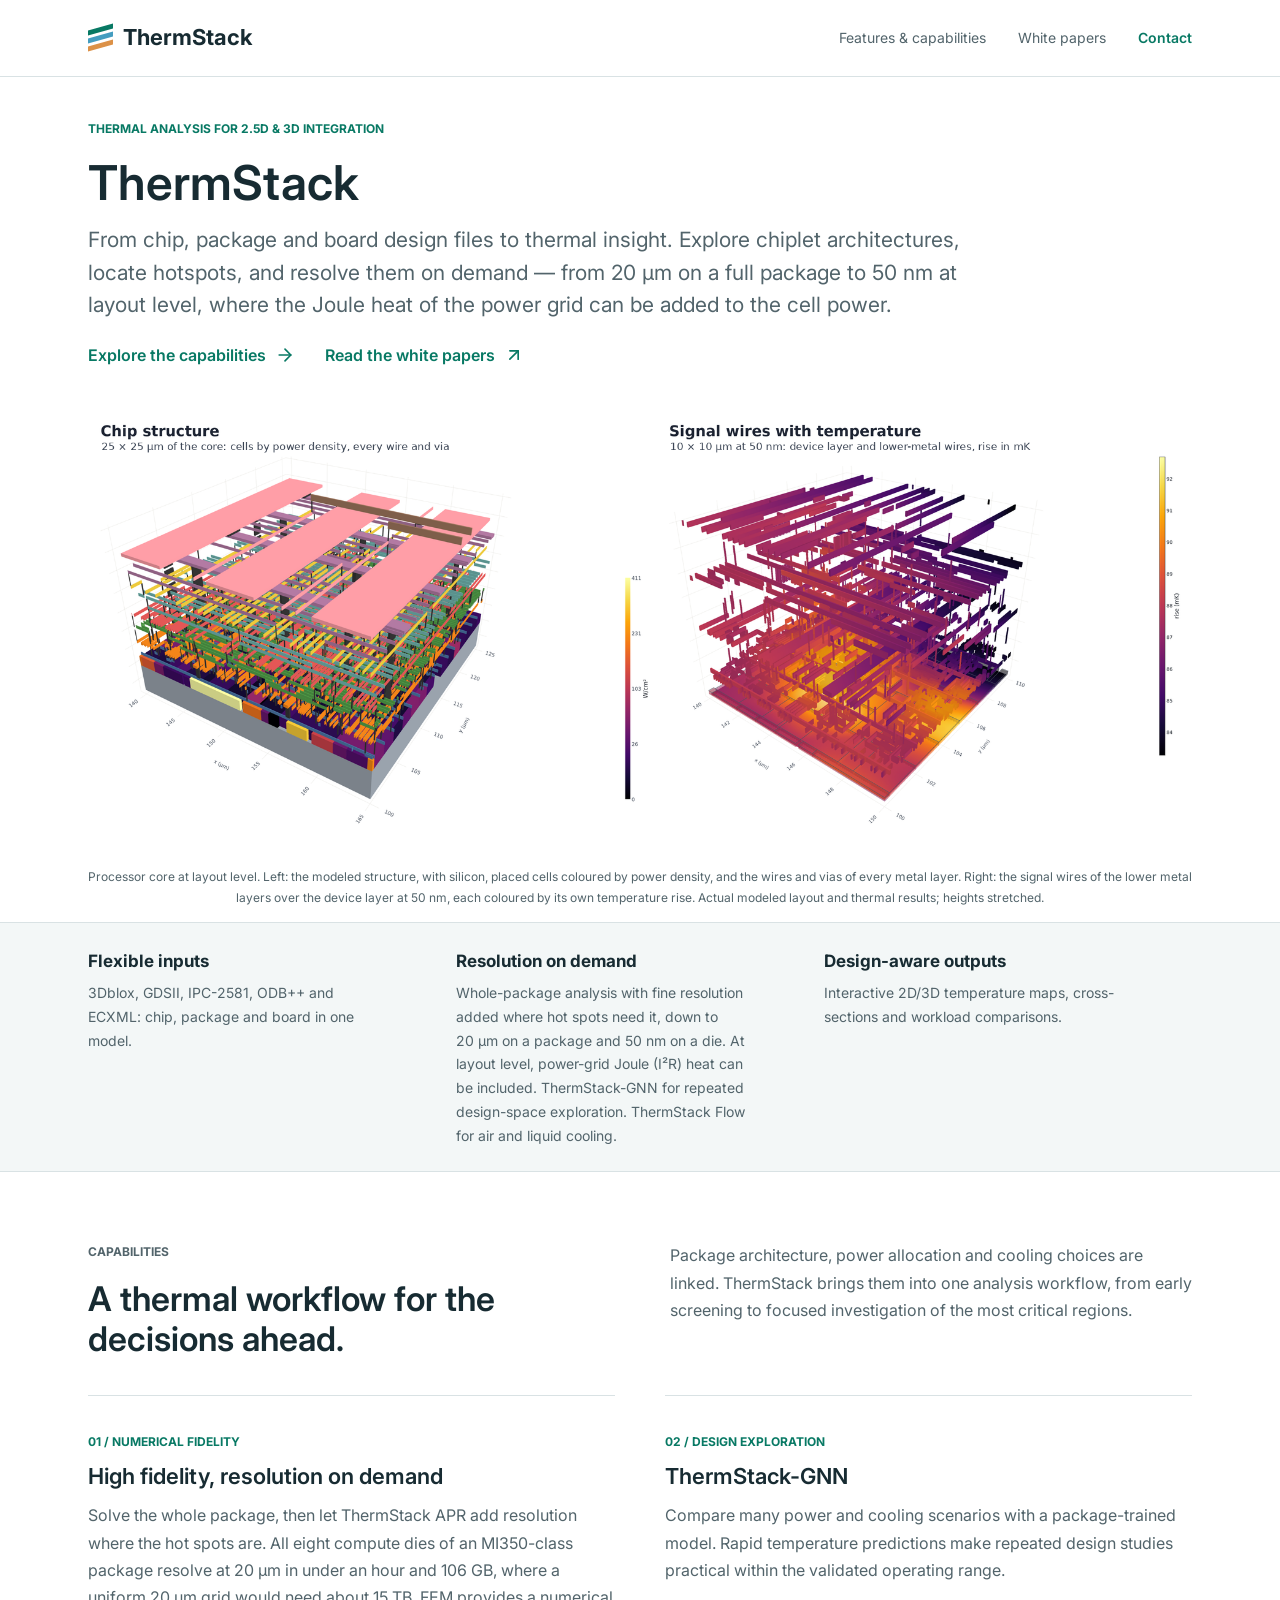
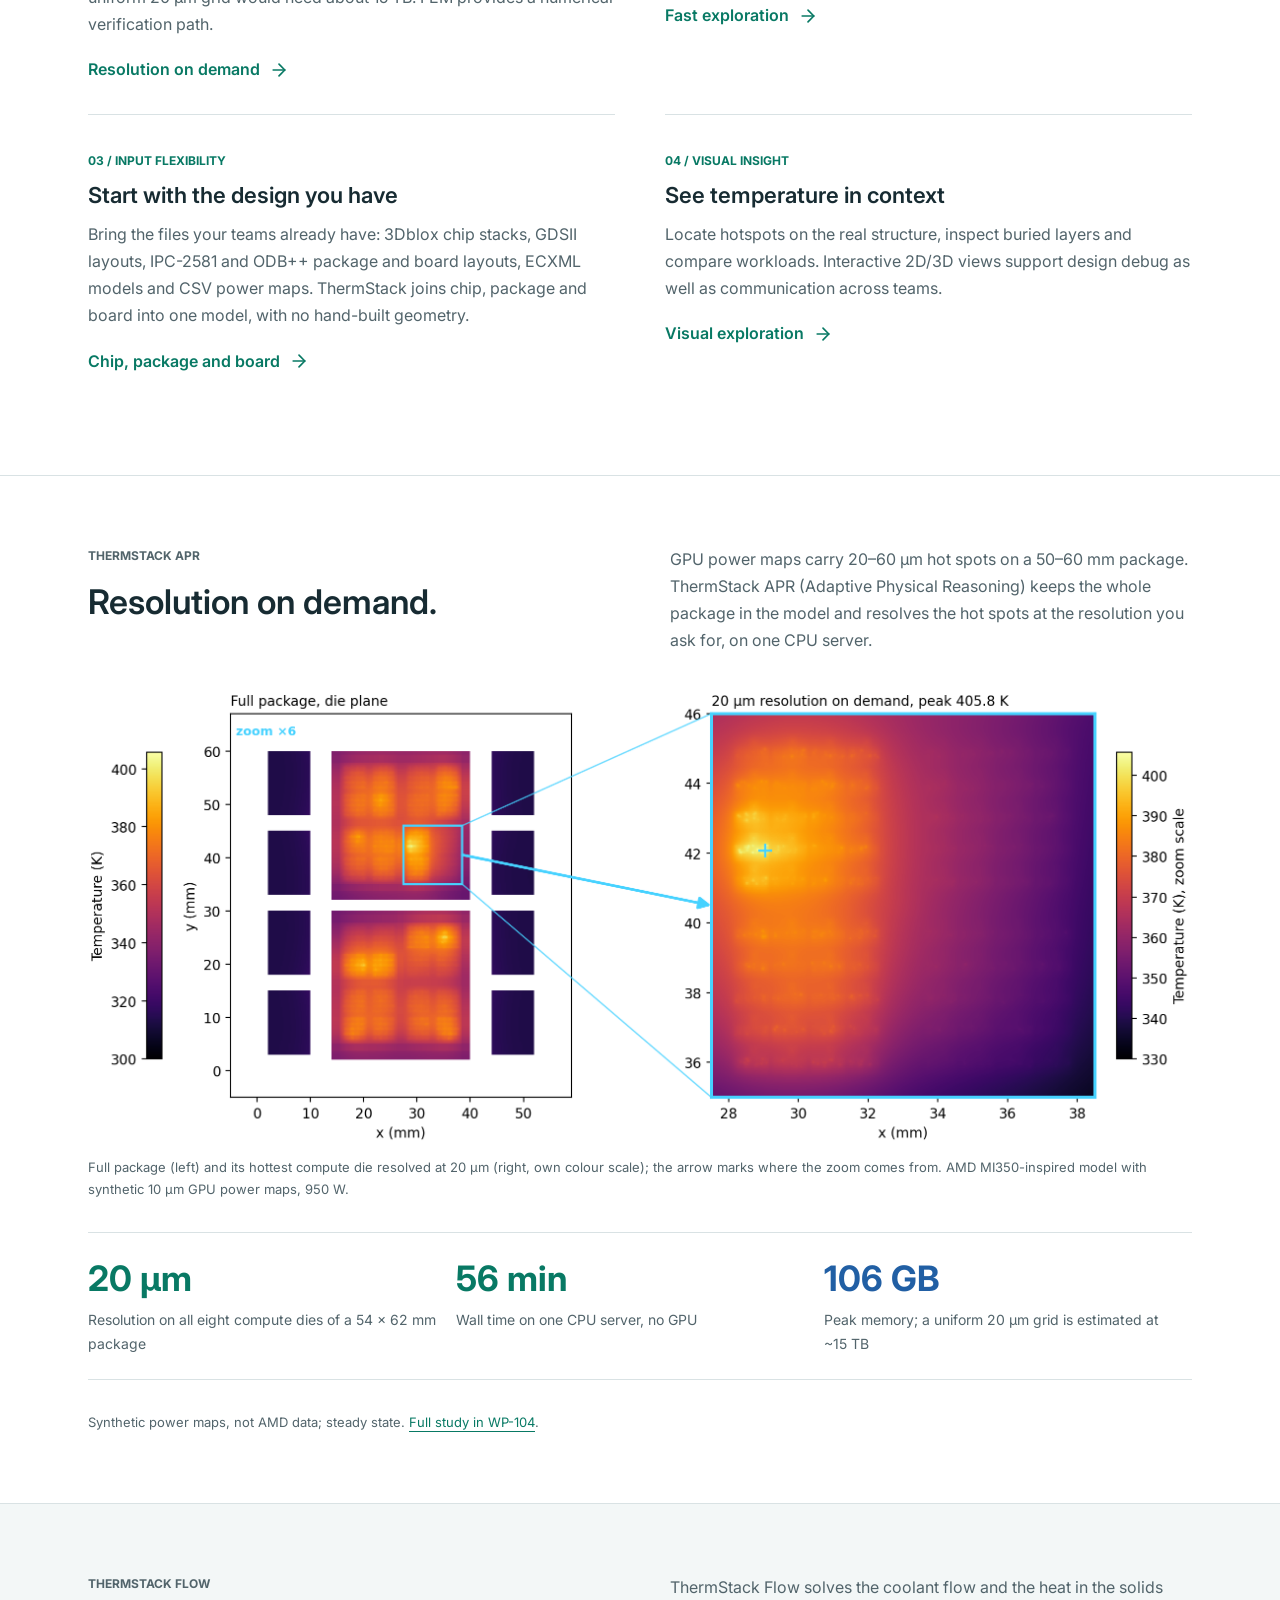
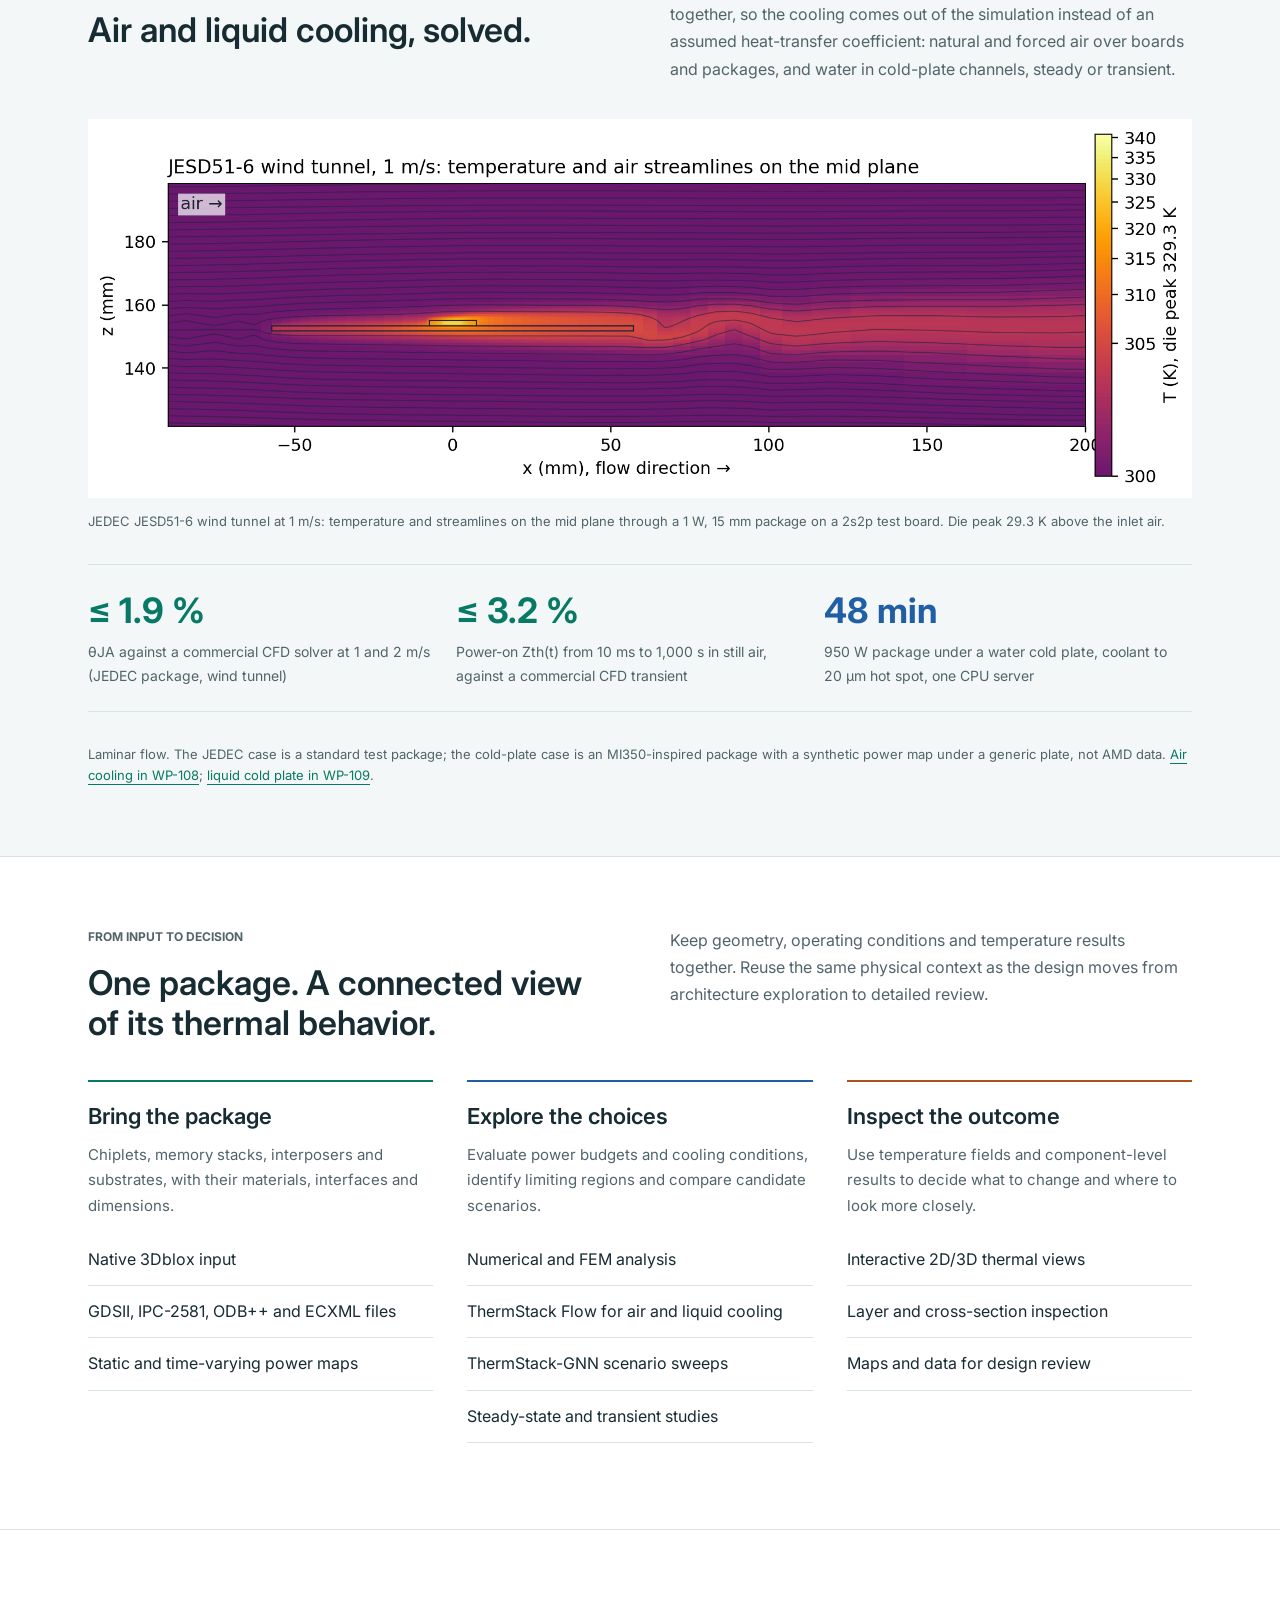
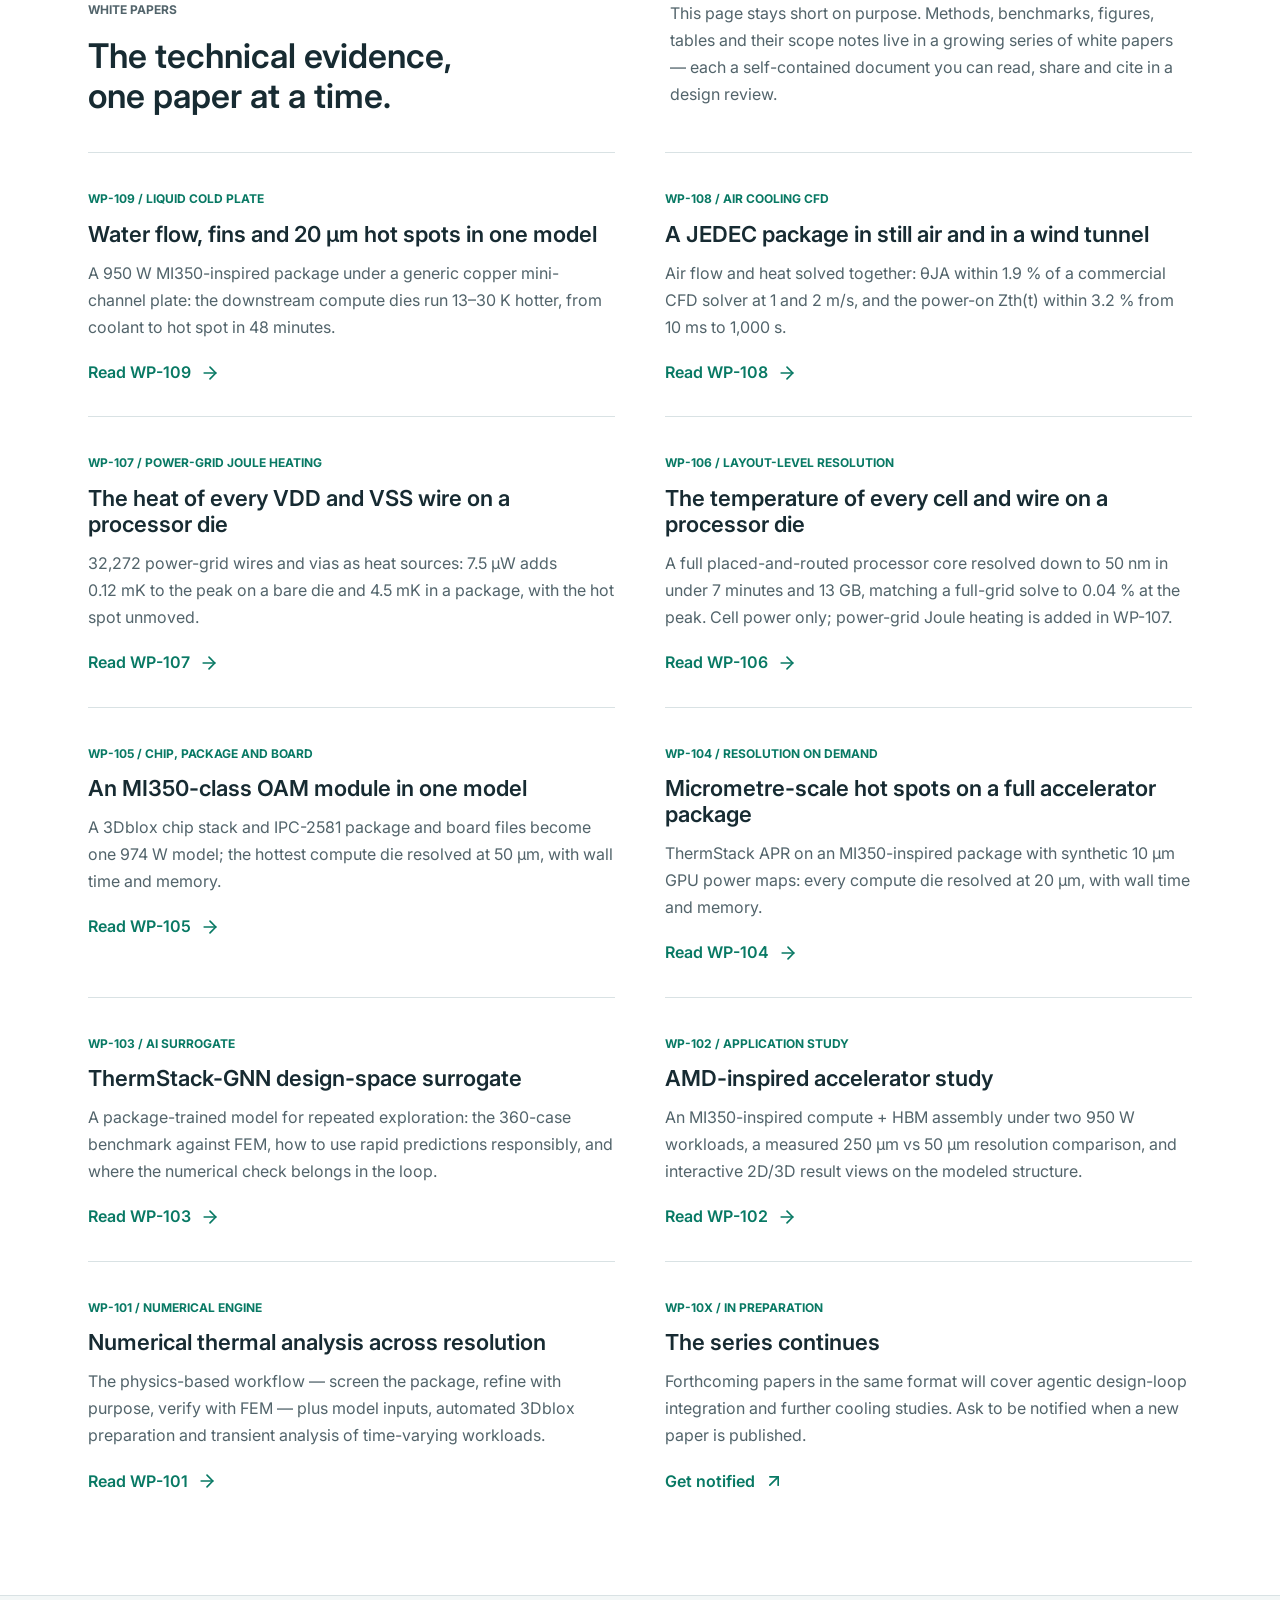
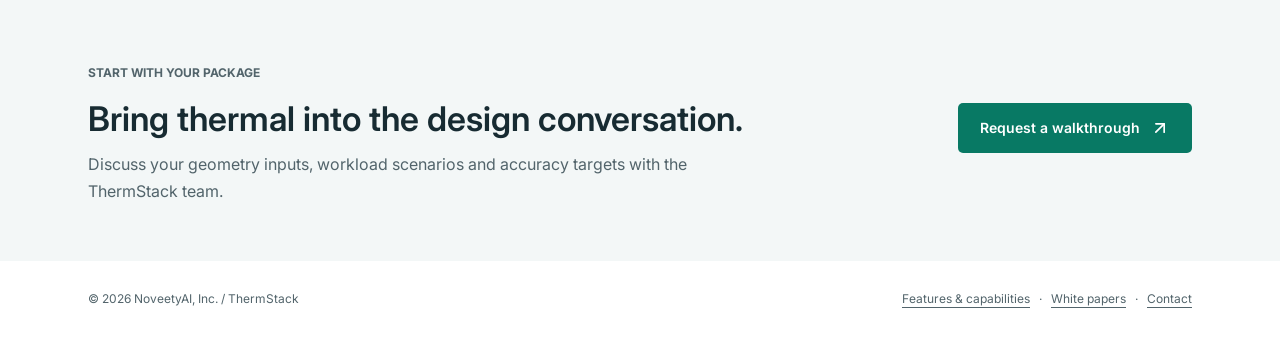
<file: index.html>
<!doctype html>
<html lang="en">
<head>
  <meta charset="utf-8"><meta name="viewport" content="width=device-width, initial-scale=1">
  <title>ThermStack | Thermal analysis for chiplet design exploration</title>
  <meta name="description" content="From package geometry to thermal insight. Explore 2.5D and 3D chiplet designs with numerical analysis, ThermStack-GNN, automated model preparation and interactive 2D/3D visualization.">
  <meta property="og:title" content="ThermStack | Thermal insight for chiplet design"><meta property="og:description" content="Numerical fidelity, rapid design exploration, flexible geometry inputs and temperature maps on the actual package."><meta property="og:type" content="website">
  <link rel="icon" href="assets/img/thermstack.svg" type="image/svg+xml"><link rel="preconnect" href="https://fonts.googleapis.com"><link rel="preconnect" href="https://fonts.gstatic.com" crossorigin><link href="https://fonts.googleapis.com/css2?family=Inter:wght@400;500;600;700;800&family=JetBrains+Mono:wght@400;600;700&display=swap" rel="stylesheet"><link rel="stylesheet" href="assets/site.css"><script src="assets/site.js" defer></script>
</head>
<body>
<a class="skip" href="#main">Skip to content</a>
<header class="site-header"><div class="wrap header-inner">
  <a class="brand" href="index.html" aria-label="ThermStack home"><span class="brand-mark" aria-hidden="true"><i></i><i></i><i></i></span>ThermStack</a>
  <button class="menu-button" aria-expanded="false" aria-controls="navigation" aria-label="Toggle navigation" title="Menu"><svg class="icon" aria-hidden="true" viewBox="0 0 24 24" fill="none" stroke="currentColor" stroke-width="2" stroke-linecap="round" stroke-linejoin="round"><path d="M4 5h16"/><path d="M4 12h16"/><path d="M4 19h16"/></svg></button>
  <nav class="nav" id="navigation" aria-label="Main navigation"><a href="#capabilities">Features &amp; capabilities</a><a href="#whitepapers">White papers</a><a class="contact-link" href="#contact">Contact</a></nav>
</div></header>
<main id="main">
  <section class="cover" aria-labelledby="product-title"><div class="wrap">
    <div class="intro"><p class="eyebrow">Thermal analysis for 2.5D &amp; 3D integration</p><h1 id="product-title">ThermStack</h1>
    <p class="lead">From chip, package and board design files to thermal insight. Explore chiplet architectures, locate hotspots, and resolve them on demand &mdash; from 20&nbsp;&micro;m on a full package to 50&nbsp;nm at layout level, where the Joule heat of the power grid can be added to the cell power.</p>
    <div class="cover-actions"><a class="text-link" href="#capabilities">Explore the capabilities <svg class="icon" aria-hidden="true" viewBox="0 0 24 24" fill="none" stroke="currentColor" stroke-width="2" stroke-linecap="round" stroke-linejoin="round"><path d="M5 12h14"/><path d="m12 5 7 7-7 7"/></svg></a><a class="text-link" href="#whitepapers">Read the white papers <svg class="icon" aria-hidden="true" viewBox="0 0 24 24" fill="none" stroke="currentColor" stroke-width="2" stroke-linecap="round" stroke-linejoin="round"><path d="M7 7h10v10"/><path d="M7 17 17 7"/></svg></a></div></div>
    <div class="cover-visual" role="img" aria-label="Processor core at layout level. Left: chip structure of a 25 by 25 micrometre area, with silicon, placed cells coloured by power density, and the wires and vias of every metal layer. Right: a 10 by 10 micrometre area at 50 nanometres, with the device layer and the signal wires of the lower metal layers, each coloured by its temperature rise"></div>
    <p class="visual-note">Processor core at layout level. Left: the modeled structure, with silicon, placed cells coloured by power density, and the wires and vias of every metal layer. Right: the signal wires of the lower metal layers over the device layer at 50&nbsp;nm, each coloured by its own temperature rise. Actual modeled layout and thermal results; heights stretched.</p>
  </div></section>
  <div class="summary-strip"><div class="wrap summary-grid"><div><strong>Flexible inputs</strong><p>3Dblox, GDSII, IPC-2581, ODB++ and ECXML: chip, package and board in one model.</p></div><div><strong>Resolution on demand</strong><p>Whole-package analysis with fine resolution added where hot spots need it, down to 20&nbsp;&micro;m on a package and 50&nbsp;nm on a die. At layout level, power-grid Joule (I&sup2;R) heat can be included. ThermStack-GNN for repeated design-space exploration. ThermStack Flow for air and liquid cooling.</p></div><div><strong>Design-aware outputs</strong><p>Interactive 2D/3D temperature maps, cross-sections and workload comparisons.</p></div></div></div>
  <section class="band" id="capabilities"><div class="wrap">
    <div class="section-heading"><div><p class="eyebrow">Capabilities</p><h2>A thermal workflow for the decisions ahead.</h2></div><p>Package architecture, power allocation and cooling choices are linked. ThermStack brings them into one analysis workflow, from early screening to focused investigation of the most critical regions.</p></div>
    <div class="capabilities">
      <article class="capability"><p class="number">01 / NUMERICAL FIDELITY</p><h3>High fidelity, resolution on demand</h3><p>Solve the whole package, then let ThermStack APR add resolution where the hot spots are. All eight compute dies of an MI350-class package resolve at 20&nbsp;&micro;m in under an hour and 106 GB, where a uniform 20&nbsp;&micro;m grid would need about 15 TB. FEM provides a numerical verification path.</p><a class="text-link" href="whitepapers/wp-104-resolution-on-demand.html">Resolution on demand <svg class="icon" aria-hidden="true" viewBox="0 0 24 24" fill="none" stroke="currentColor" stroke-width="2" stroke-linecap="round" stroke-linejoin="round"><path d="M5 12h14"/><path d="m12 5 7 7-7 7"/></svg></a></article>
      <article class="capability"><p class="number">02 / DESIGN EXPLORATION</p><h3>ThermStack-GNN</h3><p>Compare many power and cooling scenarios with a package-trained model. Rapid temperature predictions make repeated design studies practical within the validated operating range.</p><a class="text-link" href="whitepapers/wp-103-gnn-surrogate.html">Fast exploration <svg class="icon" aria-hidden="true" viewBox="0 0 24 24" fill="none" stroke="currentColor" stroke-width="2" stroke-linecap="round" stroke-linejoin="round"><path d="M5 12h14"/><path d="m12 5 7 7-7 7"/></svg></a></article>
      <article class="capability"><p class="number">03 / INPUT FLEXIBILITY</p><h3>Start with the design you have</h3><p>Bring the files your teams already have: 3Dblox chip stacks, GDSII layouts, IPC-2581 and ODB++ package and board layouts, ECXML models and CSV power maps. ThermStack joins chip, package and board into one model, with no hand-built geometry.</p><a class="text-link" href="whitepapers/wp-105-chip-package-board.html">Chip, package and board <svg class="icon" aria-hidden="true" viewBox="0 0 24 24" fill="none" stroke="currentColor" stroke-width="2" stroke-linecap="round" stroke-linejoin="round"><path d="M5 12h14"/><path d="m12 5 7 7-7 7"/></svg></a></article>
      <article class="capability"><p class="number">04 / VISUAL INSIGHT</p><h3>See temperature in context</h3><p>Locate hotspots on the real structure, inspect buried layers and compare workloads. Interactive 2D/3D views support design debug as well as communication across teams.</p><a class="text-link" href="whitepapers/wp-102-amd-resolution-study.html#views">Visual exploration <svg class="icon" aria-hidden="true" viewBox="0 0 24 24" fill="none" stroke="currentColor" stroke-width="2" stroke-linecap="round" stroke-linejoin="round"><path d="M5 12h14"/><path d="m12 5 7 7-7 7"/></svg></a></article>
    </div>
  </div></section>
  <section class="band" id="resolution"><div class="wrap">
    <div class="section-heading"><div><p class="eyebrow">ThermStack APR</p><h2>Resolution on demand.</h2></div><p>GPU power maps carry 20&ndash;60&nbsp;&micro;m hot spots on a 50&ndash;60&nbsp;mm package. ThermStack APR (Adaptive Physical Reasoning) keeps the whole package in the model and resolves the hot spots at the resolution you ask for, on one CPU server.</p></div>
    <figure class="figure"><button class="image-open" aria-label="Enlarge full package and 20 micrometre zoom" title="Enlarge image"><img src="assets/figs/apr/apr_20um_overview.png" alt="Left: die-plane temperature of a full accelerator package with the hottest compute die outlined. Right: that die resolved at 20 micrometres, peak 405.8 K" loading="lazy" width="2240" height="919"></button><figcaption>Full package (left) and its hottest compute die resolved at 20&nbsp;&micro;m (right, own colour scale); the arrow marks where the zoom comes from. AMD MI350-inspired model with synthetic 10&nbsp;&micro;m GPU power maps, 950&nbsp;W.</figcaption></figure>
    <div class="evidence"><div><strong>20&nbsp;&micro;m</strong><span>Resolution on all eight compute dies of a 54 &times; 62&nbsp;mm package</span></div><div><strong>56 min</strong><span>Wall time on one CPU server, no GPU</span></div><div><strong class="blue">106 GB</strong><span>Peak memory; a uniform 20&nbsp;&micro;m grid is estimated at ~15&nbsp;TB</span></div></div>
    <p class="note">Synthetic power maps, not AMD data; steady state. <a href="whitepapers/wp-104-resolution-on-demand.html">Full study in WP-104</a>.</p>
  </div></section>
  <section class="band alt" id="cfd"><div class="wrap">
    <div class="section-heading"><div><p class="eyebrow">ThermStack Flow</p><h2>Air and liquid cooling, solved.</h2></div><p>ThermStack Flow solves the coolant flow and the heat in the solids together, so the cooling comes out of the simulation instead of an assumed heat-transfer coefficient: natural and forced air over boards and packages, and water in cold-plate channels, steady or transient.</p></div>
    <figure class="figure"><button class="image-open" aria-label="Enlarge wind-tunnel temperature and streamlines" title="Enlarge image"><img src="assets/figs/cfd/v2b_U1_side.png" alt="Side section through a wind tunnel: air flows left to right at 1 metre per second along streamlines that bend around a test board; a warm wake leaves the package and the board and is carried downstream" loading="lazy" width="1970" height="676"></button><figcaption>JEDEC JESD51-6 wind tunnel at 1&nbsp;m/s: temperature and streamlines on the mid plane through a 1&nbsp;W, 15&nbsp;mm package on a 2s2p test board. Die peak 29.3&nbsp;K above the inlet air.</figcaption></figure>
    <div class="evidence"><div><strong>&le;&nbsp;1.9&nbsp;%</strong><span>&theta;JA against a commercial CFD solver at 1 and 2&nbsp;m/s (JEDEC package, wind tunnel)</span></div><div><strong>&le;&nbsp;3.2&nbsp;%</strong><span>Power-on Zth(t) from 10&nbsp;ms to 1,000&nbsp;s in still air, against a commercial CFD transient</span></div><div><strong class="blue">48 min</strong><span>950&nbsp;W package under a water cold plate, coolant to 20&nbsp;&micro;m hot spot, one CPU server</span></div></div>
    <p class="note">Laminar flow. The JEDEC case is a standard test package; the cold-plate case is an MI350-inspired package with a synthetic power map under a generic plate, not AMD data. <a href="whitepapers/wp-108-air-cooling-cfd.html">Air cooling in WP-108</a>; <a href="whitepapers/wp-109-mi350-cold-plate.html">liquid cold plate in WP-109</a>.</p>
  </div></section>
  <section class="band"><div class="wrap">
    <div class="section-heading"><div><p class="eyebrow">From input to decision</p><h2>One package. A connected view of its thermal behavior.</h2></div><p>Keep geometry, operating conditions and temperature results together. Reuse the same physical context as the design moves from architecture exploration to detailed review.</p></div>
    <div class="flow"><article><h3>Bring the package</h3><p>Chiplets, memory stacks, interposers and substrates, with their materials, interfaces and dimensions.</p><ul class="inline-list"><li>Native 3Dblox input</li><li>GDSII, IPC-2581, ODB++ and ECXML files</li><li>Static and time-varying power maps</li></ul></article><article><h3>Explore the choices</h3><p>Evaluate power budgets and cooling conditions, identify limiting regions and compare candidate scenarios.</p><ul class="inline-list"><li>Numerical and FEM analysis</li><li>ThermStack Flow for air and liquid cooling</li><li>ThermStack-GNN scenario sweeps</li><li>Steady-state and transient studies</li></ul></article><article><h3>Inspect the outcome</h3><p>Use temperature fields and component-level results to decide what to change and where to look more closely.</p><ul class="inline-list"><li>Interactive 2D/3D thermal views</li><li>Layer and cross-section inspection</li><li>Maps and data for design review</li></ul></article></div>
  </div></section>
  <section class="band" id="whitepapers"><div class="wrap">
    <div class="section-heading"><div><p class="eyebrow">White papers</p><h2>The technical evidence,<br>one paper at a time.</h2></div><p>This page stays short on purpose. Methods, benchmarks, figures, tables and their scope notes live in a growing series of white papers — each a self-contained document you can read, share and cite in a design review.</p></div>
    <div class="capabilities">
      <article class="capability"><p class="number">WP-109 / LIQUID COLD PLATE</p><h3>Water flow, fins and 20&nbsp;&micro;m hot spots in one model</h3><p>A 950&nbsp;W MI350-inspired package under a generic copper mini-channel plate: the downstream compute dies run 13&ndash;30&nbsp;K hotter, from coolant to hot spot in 48 minutes.</p><a class="text-link" href="whitepapers/wp-109-mi350-cold-plate.html">Read WP-109 <svg class="icon" aria-hidden="true" viewBox="0 0 24 24" fill="none" stroke="currentColor" stroke-width="2" stroke-linecap="round" stroke-linejoin="round"><path d="M5 12h14"/><path d="m12 5 7 7-7 7"/></svg></a></article>
      <article class="capability"><p class="number">WP-108 / AIR COOLING CFD</p><h3>A JEDEC package in still air and in a wind tunnel</h3><p>Air flow and heat solved together: &theta;JA within 1.9&nbsp;% of a commercial CFD solver at 1 and 2&nbsp;m/s, and the power-on Zth(t) within 3.2&nbsp;% from 10&nbsp;ms to 1,000&nbsp;s.</p><a class="text-link" href="whitepapers/wp-108-air-cooling-cfd.html">Read WP-108 <svg class="icon" aria-hidden="true" viewBox="0 0 24 24" fill="none" stroke="currentColor" stroke-width="2" stroke-linecap="round" stroke-linejoin="round"><path d="M5 12h14"/><path d="m12 5 7 7-7 7"/></svg></a></article>
      <article class="capability"><p class="number">WP-107 / POWER-GRID JOULE HEATING</p><h3>The heat of every VDD and VSS wire on a processor die</h3><p>32,272 power-grid wires and vias as heat sources: 7.5&nbsp;&micro;W adds 0.12&nbsp;mK to the peak on a bare die and 4.5&nbsp;mK in a package, with the hot spot unmoved.</p><a class="text-link" href="whitepapers/wp-107-power-grid-joule-heating.html">Read WP-107 <svg class="icon" aria-hidden="true" viewBox="0 0 24 24" fill="none" stroke="currentColor" stroke-width="2" stroke-linecap="round" stroke-linejoin="round"><path d="M5 12h14"/><path d="m12 5 7 7-7 7"/></svg></a></article>
      <article class="capability"><p class="number">WP-106 / LAYOUT-LEVEL RESOLUTION</p><h3>The temperature of every cell and wire on a processor die</h3><p>A full placed-and-routed processor core resolved down to 50&nbsp;nm in under 7 minutes and 13&nbsp;GB, matching a full-grid solve to 0.04&nbsp;% at the peak. Cell power only; power-grid Joule heating is added in WP-107.</p><a class="text-link" href="whitepapers/wp-106-layout-level-resolution.html">Read WP-106 <svg class="icon" aria-hidden="true" viewBox="0 0 24 24" fill="none" stroke="currentColor" stroke-width="2" stroke-linecap="round" stroke-linejoin="round"><path d="M5 12h14"/><path d="m12 5 7 7-7 7"/></svg></a></article>
      <article class="capability"><p class="number">WP-105 / CHIP, PACKAGE AND BOARD</p><h3>An MI350-class OAM module in one model</h3><p>A 3Dblox chip stack and IPC-2581 package and board files become one 974&nbsp;W model; the hottest compute die resolved at 50&nbsp;&micro;m, with wall time and memory.</p><a class="text-link" href="whitepapers/wp-105-chip-package-board.html">Read WP-105 <svg class="icon" aria-hidden="true" viewBox="0 0 24 24" fill="none" stroke="currentColor" stroke-width="2" stroke-linecap="round" stroke-linejoin="round"><path d="M5 12h14"/><path d="m12 5 7 7-7 7"/></svg></a></article>
      <article class="capability"><p class="number">WP-104 / RESOLUTION ON DEMAND</p><h3>Micrometre-scale hot spots on a full accelerator package</h3><p>ThermStack APR on an MI350-inspired package with synthetic 10&nbsp;&micro;m GPU power maps: every compute die resolved at 20&nbsp;&micro;m, with wall time and memory.</p><a class="text-link" href="whitepapers/wp-104-resolution-on-demand.html">Read WP-104 <svg class="icon" aria-hidden="true" viewBox="0 0 24 24" fill="none" stroke="currentColor" stroke-width="2" stroke-linecap="round" stroke-linejoin="round"><path d="M5 12h14"/><path d="m12 5 7 7-7 7"/></svg></a></article>
      <article class="capability"><p class="number">WP-103 / AI SURROGATE</p><h3>ThermStack-GNN design-space surrogate</h3><p>A package-trained model for repeated exploration: the 360-case benchmark against FEM, how to use rapid predictions responsibly, and where the numerical check belongs in the loop.</p><a class="text-link" href="whitepapers/wp-103-gnn-surrogate.html">Read WP-103 <svg class="icon" aria-hidden="true" viewBox="0 0 24 24" fill="none" stroke="currentColor" stroke-width="2" stroke-linecap="round" stroke-linejoin="round"><path d="M5 12h14"/><path d="m12 5 7 7-7 7"/></svg></a></article>
      <article class="capability"><p class="number">WP-102 / APPLICATION STUDY</p><h3>AMD-inspired accelerator study</h3><p>An MI350-inspired compute + HBM assembly under two 950 W workloads, a measured 250&nbsp;&micro;m vs 50&nbsp;&micro;m resolution comparison, and interactive 2D/3D result views on the modeled structure.</p><a class="text-link" href="whitepapers/wp-102-amd-resolution-study.html">Read WP-102 <svg class="icon" aria-hidden="true" viewBox="0 0 24 24" fill="none" stroke="currentColor" stroke-width="2" stroke-linecap="round" stroke-linejoin="round"><path d="M5 12h14"/><path d="m12 5 7 7-7 7"/></svg></a></article>
      <article class="capability"><p class="number">WP-101 / NUMERICAL ENGINE</p><h3>Numerical thermal analysis across resolution</h3><p>The physics-based workflow — screen the package, refine with purpose, verify with FEM — plus model inputs, automated 3Dblox preparation and transient analysis of time-varying workloads.</p><a class="text-link" href="whitepapers/wp-101-numerical-engine.html">Read WP-101 <svg class="icon" aria-hidden="true" viewBox="0 0 24 24" fill="none" stroke="currentColor" stroke-width="2" stroke-linecap="round" stroke-linejoin="round"><path d="M5 12h14"/><path d="m12 5 7 7-7 7"/></svg></a></article>
      <article class="capability"><p class="number">WP-10X / IN PREPARATION</p><h3>The series continues</h3><p>Forthcoming papers in the same format will cover agentic design-loop integration and further cooling studies. Ask to be notified when a new paper is published.</p><a class="text-link" href="mailto:noveetyai@noveetymanagement.com?subject=ThermStack%20white%20paper%20notifications">Get notified <svg class="icon" aria-hidden="true" viewBox="0 0 24 24" fill="none" stroke="currentColor" stroke-width="2" stroke-linecap="round" stroke-linejoin="round"><path d="M7 7h10v10"/><path d="M7 17 17 7"/></svg></a></article>
    </div>
  </div></section>
  <section class="contact-band" id="contact"><div class="wrap contact-inner"><div><p class="eyebrow">Start with your package</p><h2>Bring thermal into the design conversation.</h2><p>Discuss your geometry inputs, workload scenarios and accuracy targets with the ThermStack team.</p></div><a class="button" href="mailto:noveetyai@noveetymanagement.com?subject=ThermStack%20design%20discussion">Request a walkthrough <svg class="icon" aria-hidden="true" viewBox="0 0 24 24" fill="none" stroke="currentColor" stroke-width="2" stroke-linecap="round" stroke-linejoin="round"><path d="M7 7h10v10"/><path d="M7 17 17 7"/></svg></a></div></section>
</main>
<footer><div class="wrap footer-inner"><span>&copy; 2026 NoveetyAI, Inc. / ThermStack</span><span><a href="#capabilities">Features &amp; capabilities</a> &nbsp; &middot; &nbsp; <a href="#whitepapers">White papers</a> &nbsp; &middot; &nbsp; <a href="mailto:noveetyai@noveetymanagement.com">Contact</a></span></div></footer>
<dialog class="lightbox" aria-label="Expanded analysis figure"><button class="close-button" aria-label="Close image" title="Close"><svg class="icon" aria-hidden="true" viewBox="0 0 24 24" fill="none" stroke="currentColor" stroke-width="2" stroke-linecap="round" stroke-linejoin="round"><path d="M18 6 6 18"/><path d="m6 6 12 12"/></svg></button><img alt=""><p></p></dialog>
</body></html>
</file>
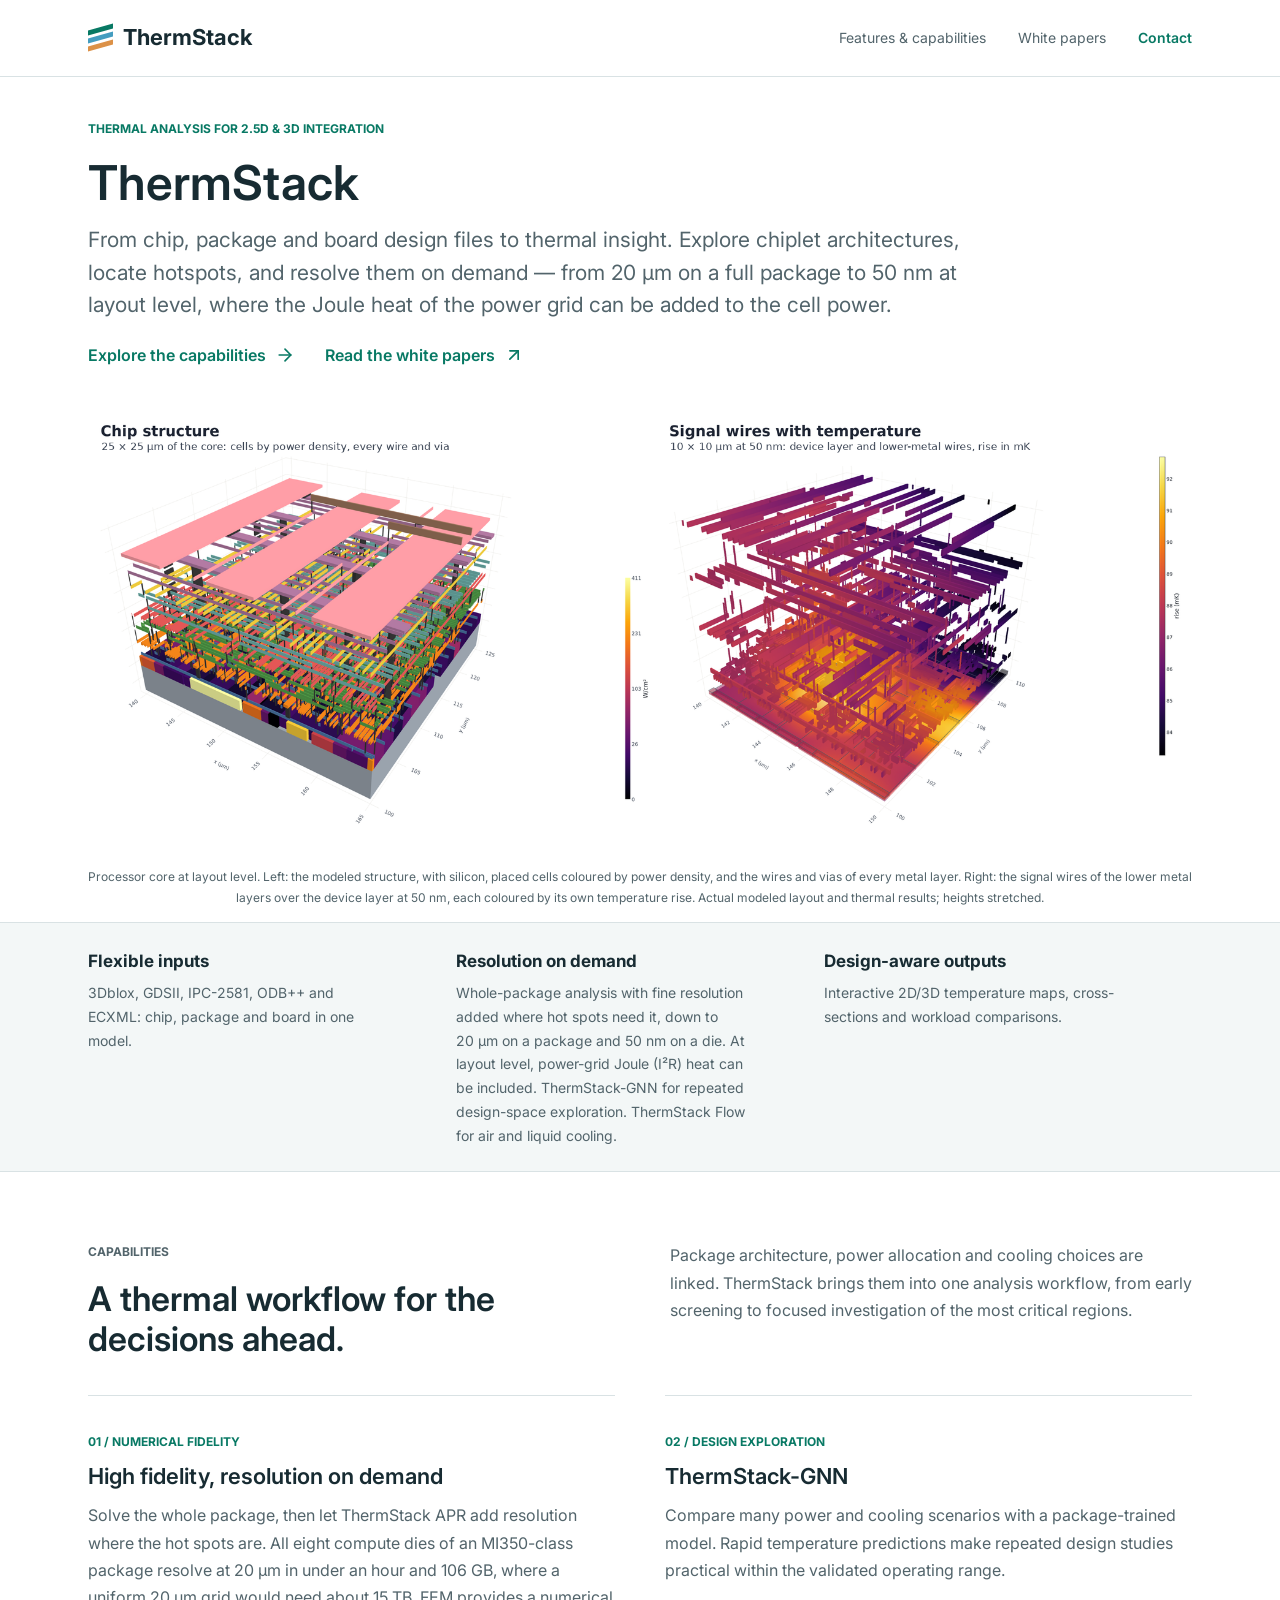
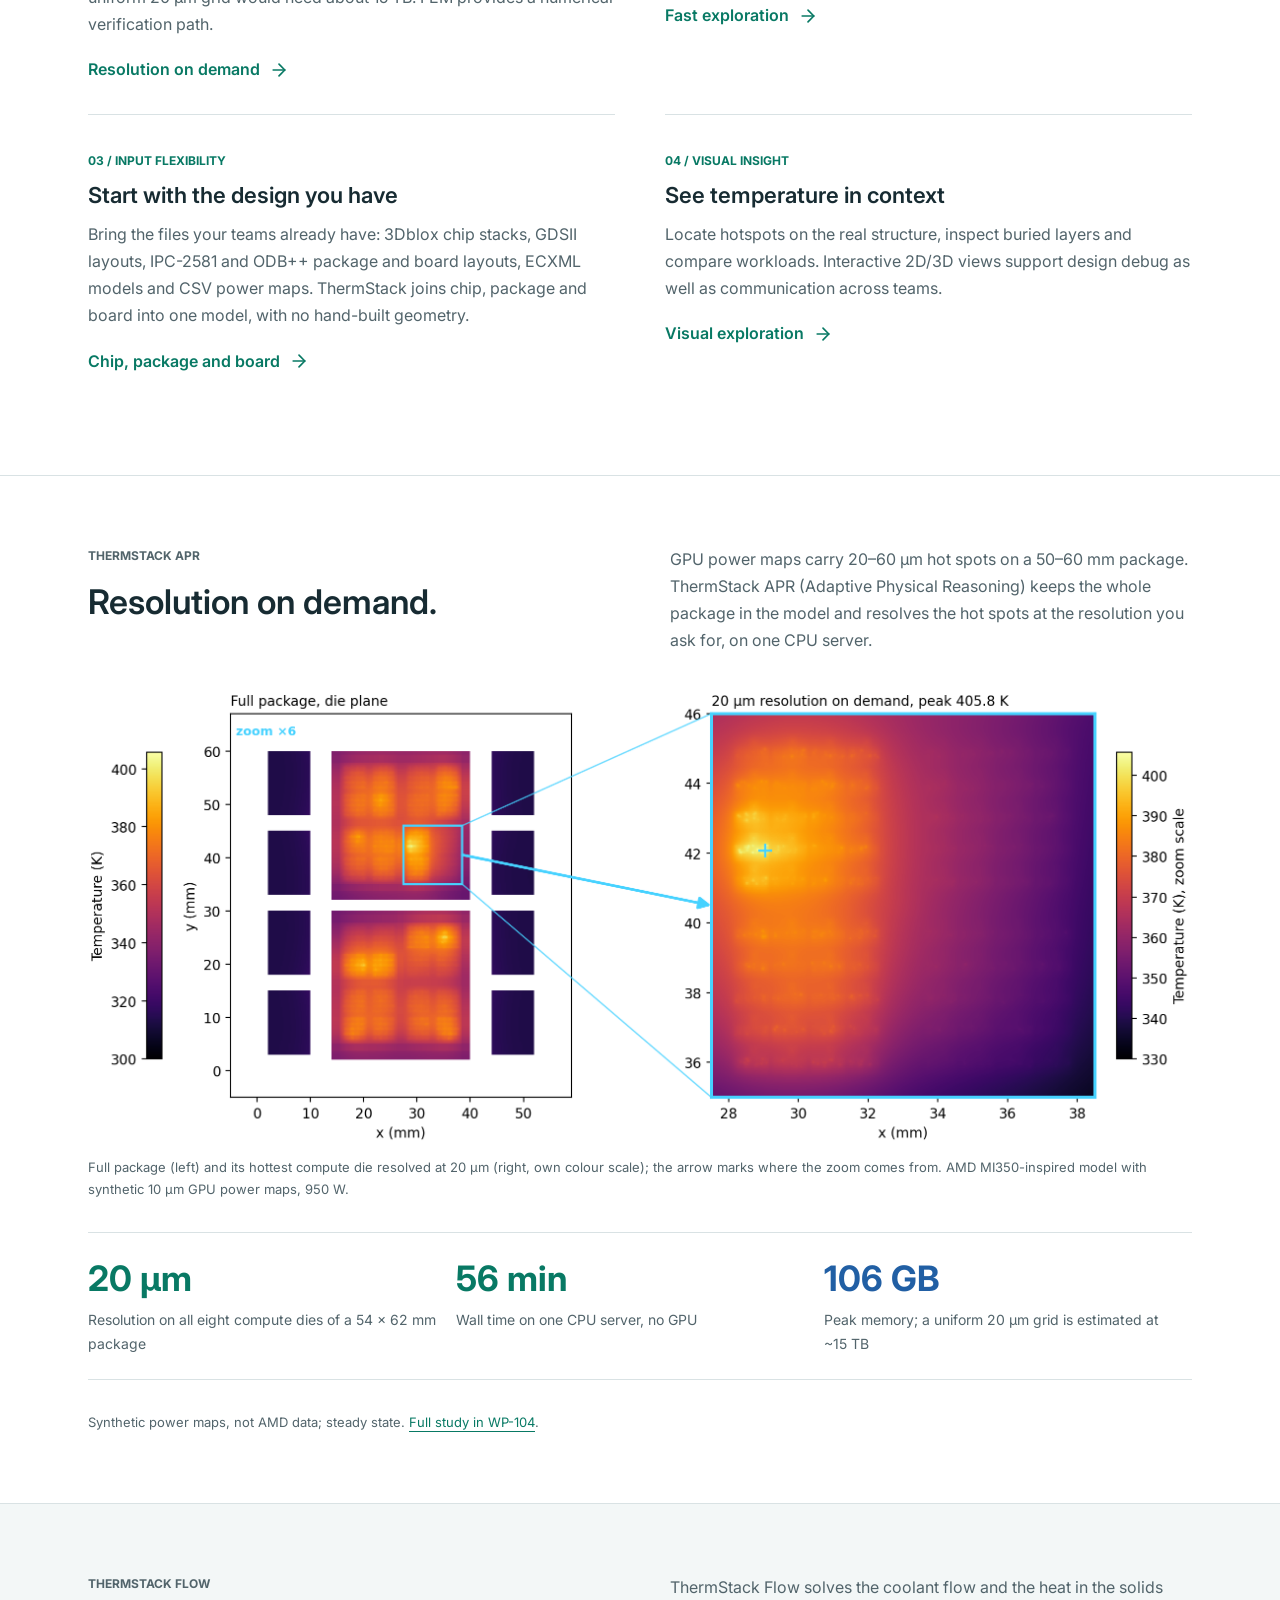
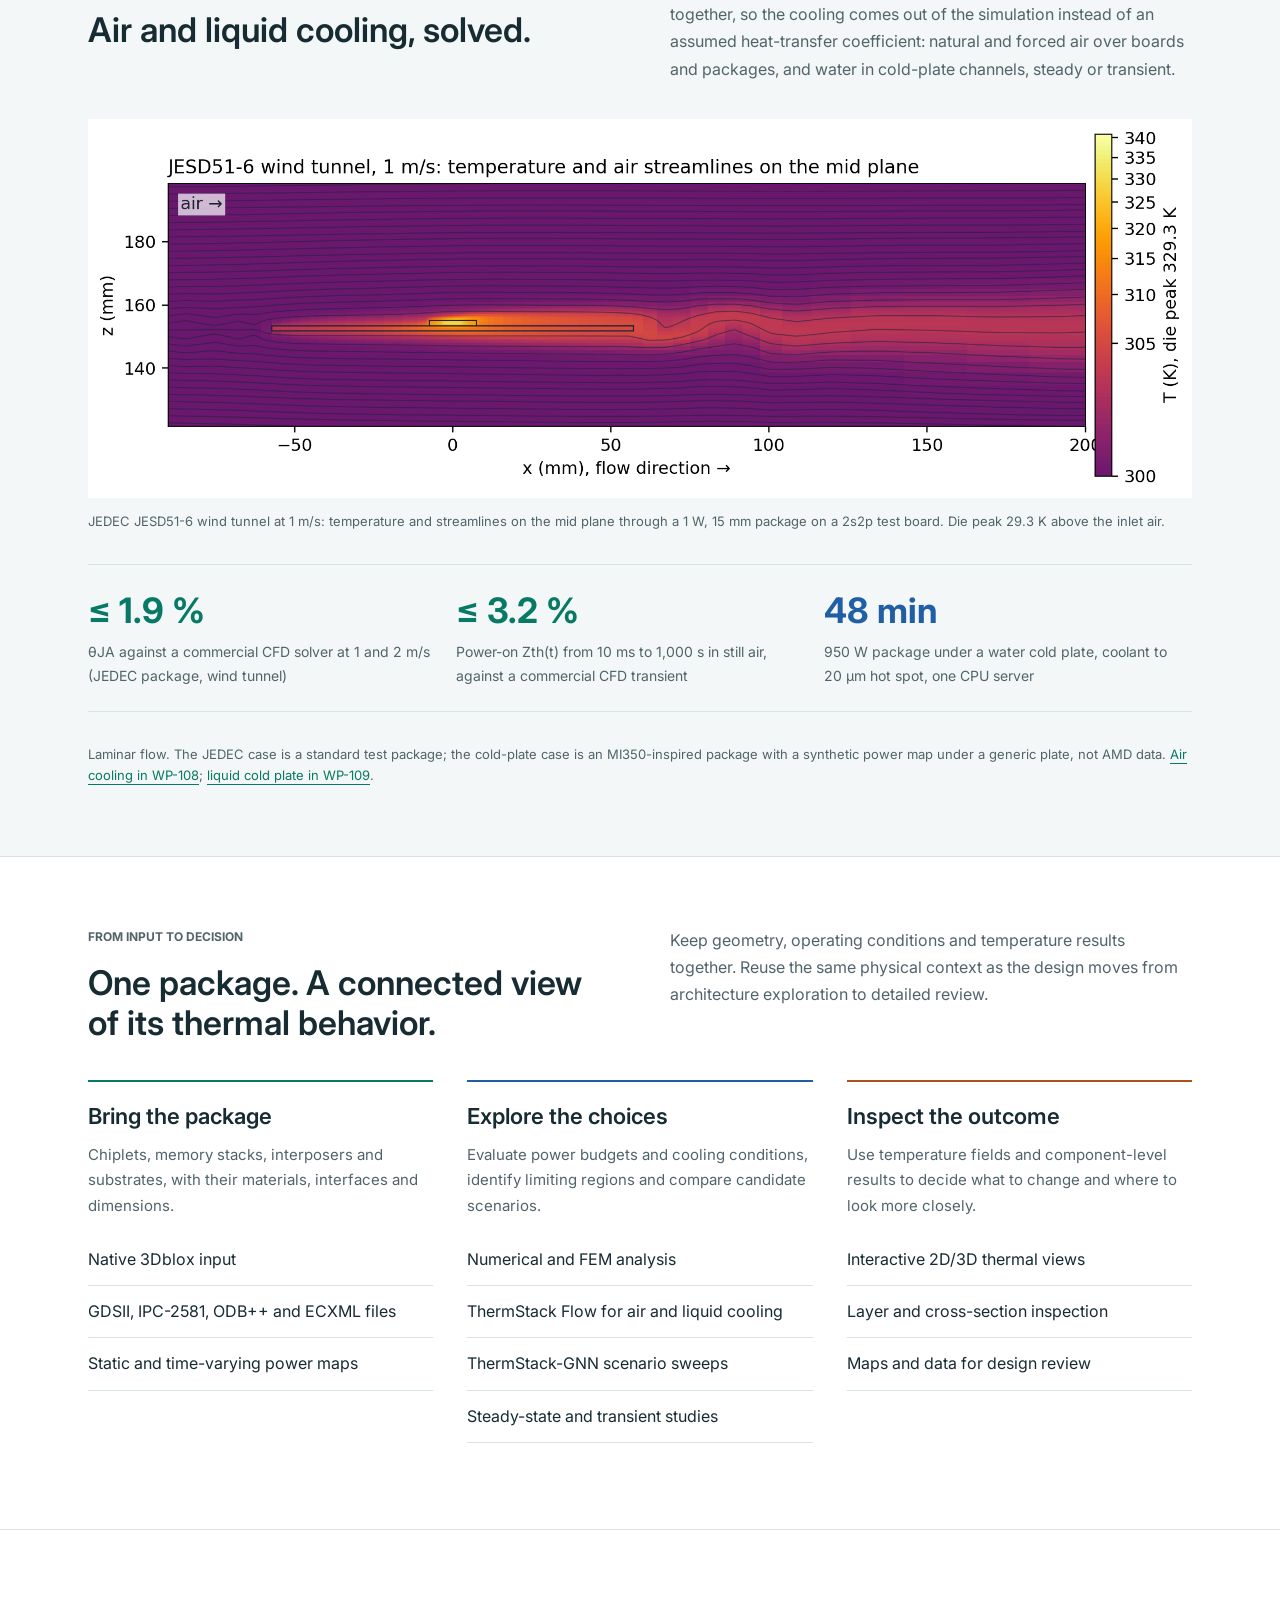
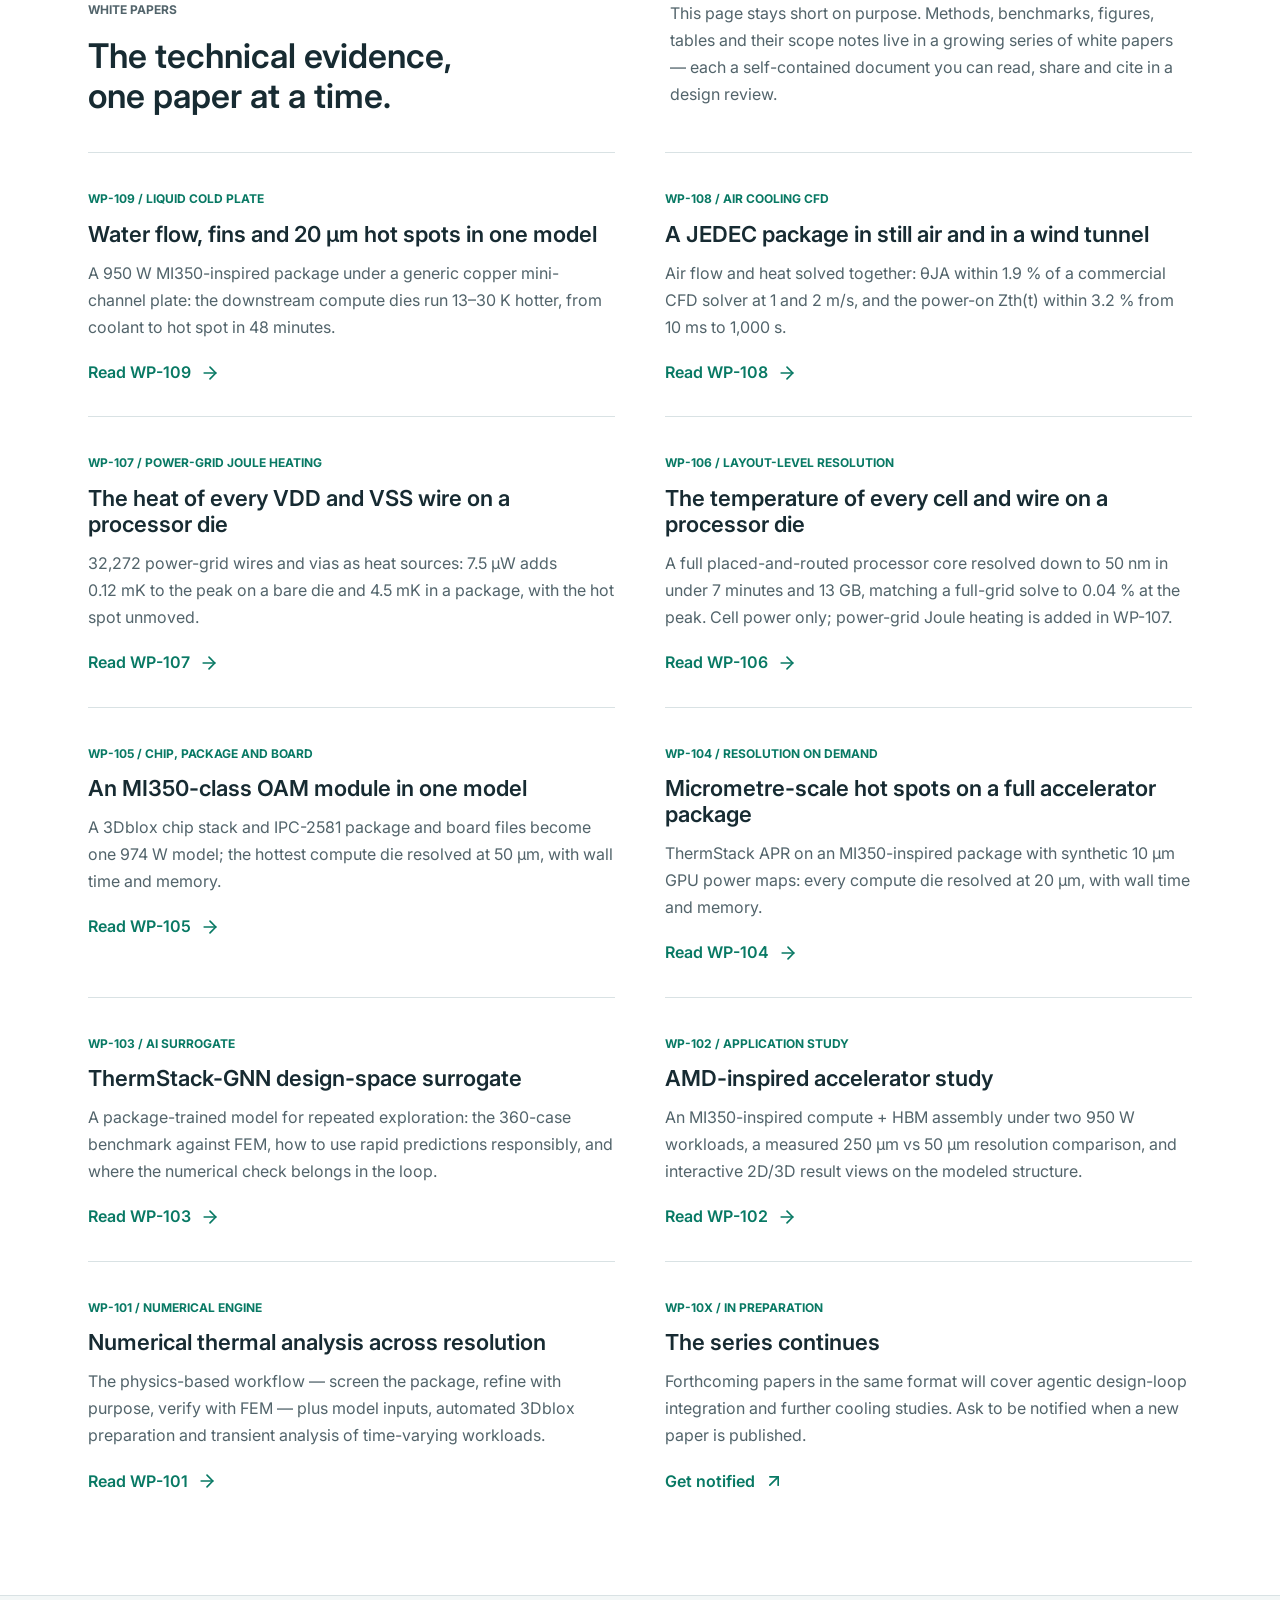
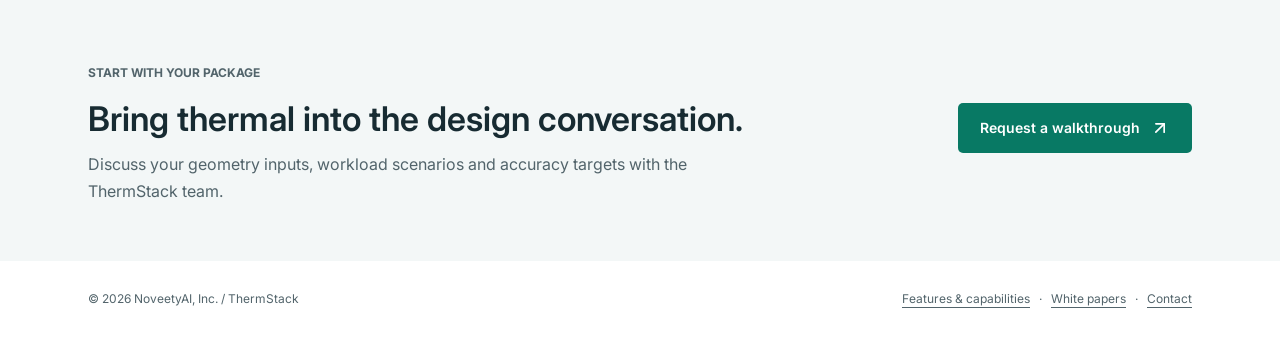
<file: features.html>
<!doctype html>
<html lang="en">
<head><meta charset="utf-8"><meta name="viewport" content="width=device-width, initial-scale=1"><title>ThermStack | Moved — features &amp; white papers</title><meta name="robots" content="noindex">
<script>
// This page's content moved into the white-paper series (October 2026).
(function () {
  var map = {
    'numerical': 'whitepapers/wp-101-numerical-engine.html',
    'inputs': 'whitepapers/wp-101-numerical-engine.html#inputs',
    'transient': 'whitepapers/wp-101-numerical-engine.html#transient',
    'amd-study': 'whitepapers/wp-102-amd-resolution-study.html',
    'visualization': 'whitepapers/wp-102-amd-resolution-study.html#views',
    'gnn': 'whitepapers/wp-103-gnn-surrogate.html',
    'apr': 'whitepapers/wp-104-resolution-on-demand.html',
    'resolution': 'whitepapers/wp-104-resolution-on-demand.html',
    'oam': 'whitepapers/wp-105-chip-package-board.html',
    'assembly': 'whitepapers/wp-105-chip-package-board.html',
    'inputs-ecad': 'whitepapers/wp-105-chip-package-board.html#inputs'
  };
  location.replace(map[location.hash.slice(1)] || 'index.html#whitepapers');
})();
</script>
<noscript><meta http-equiv="refresh" content="0; url=index.html#whitepapers"></noscript>
</head>
<body><p>This content has moved into the <a href="index.html#whitepapers">ThermStack white papers</a>.</p></body></html>
</file>
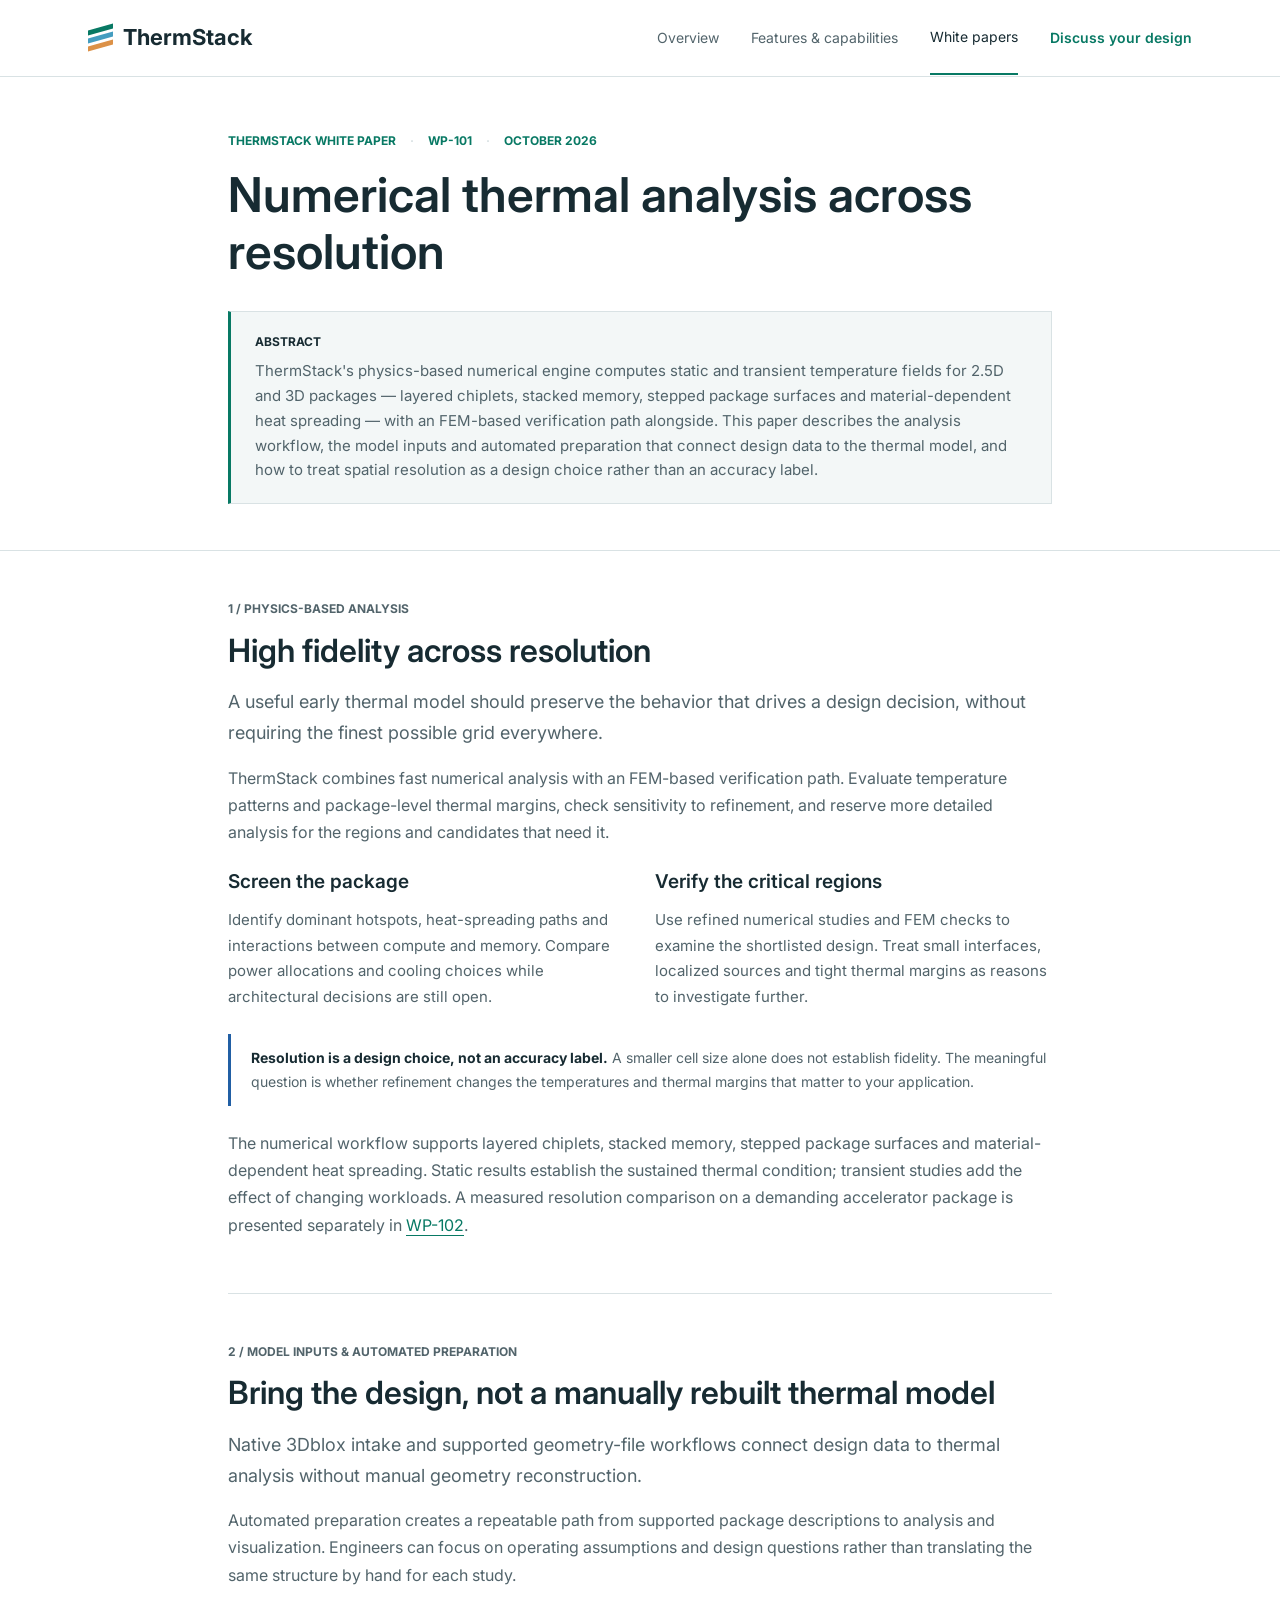
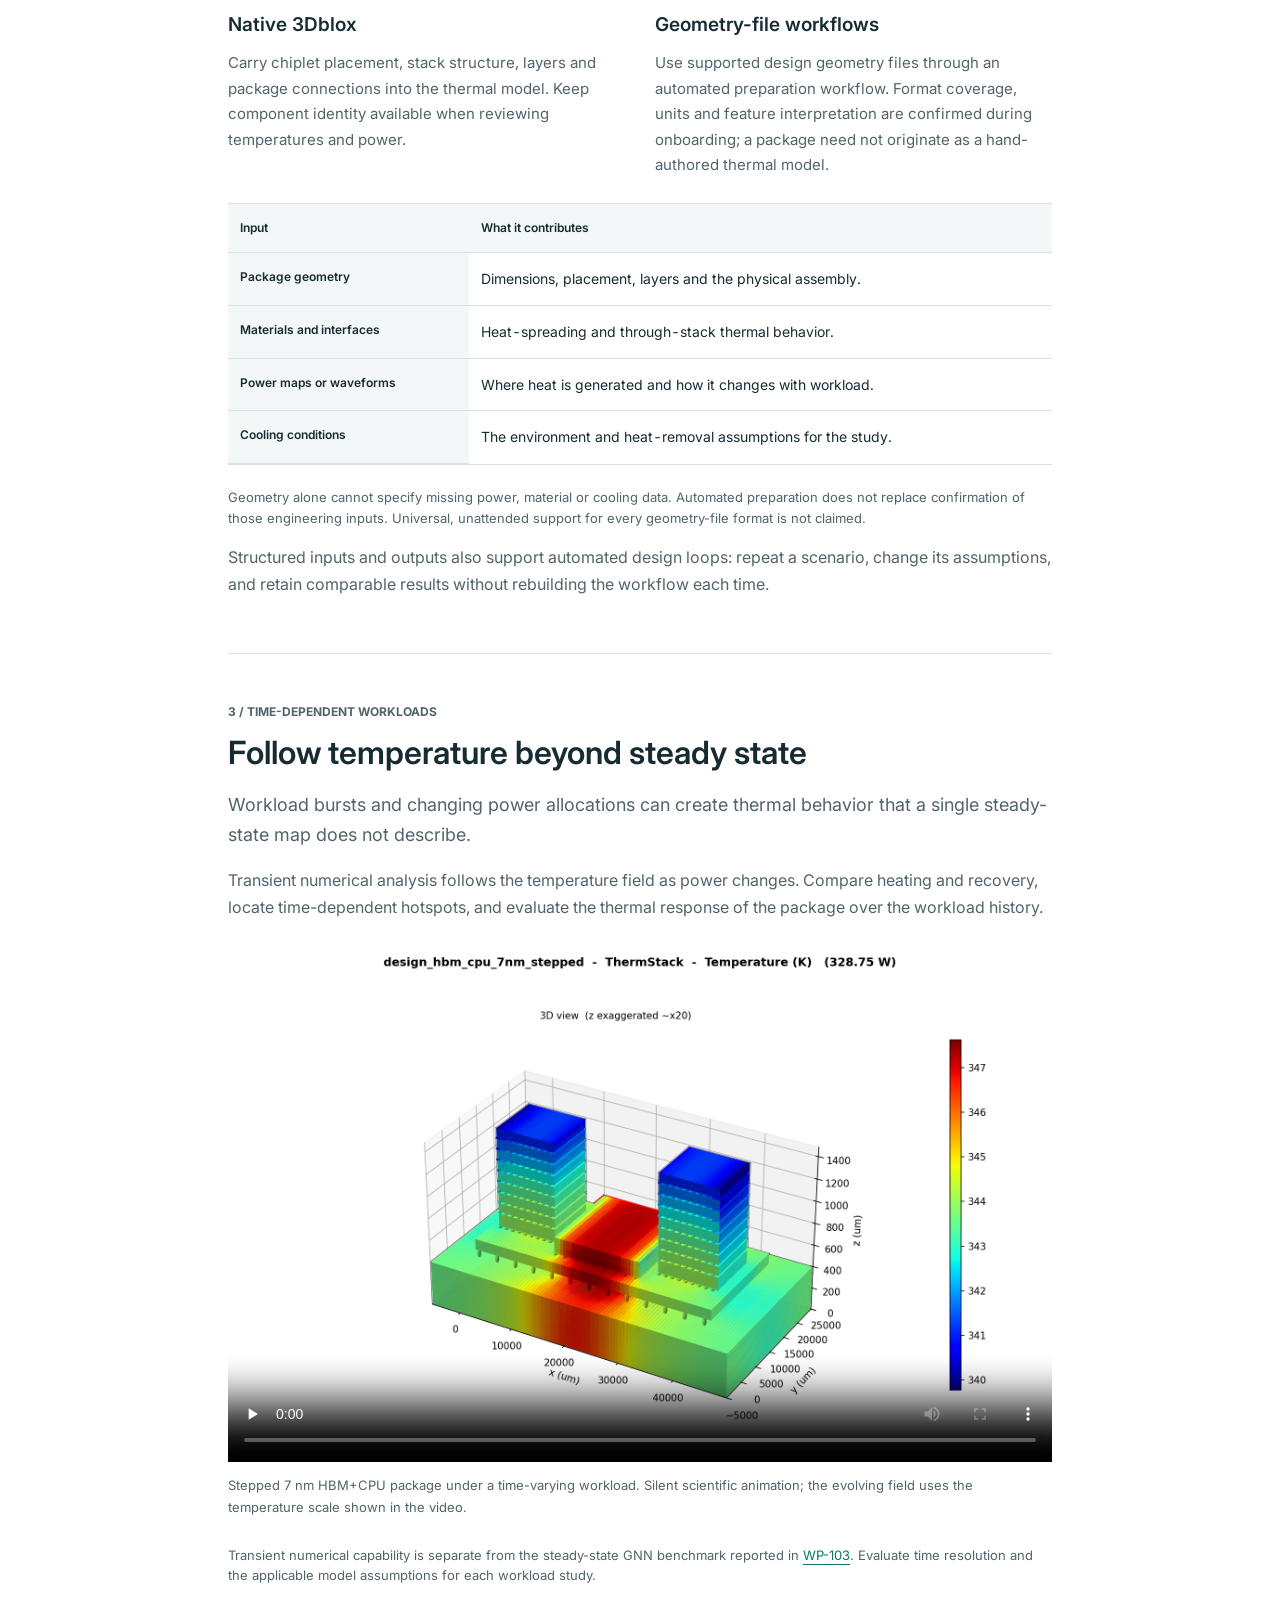
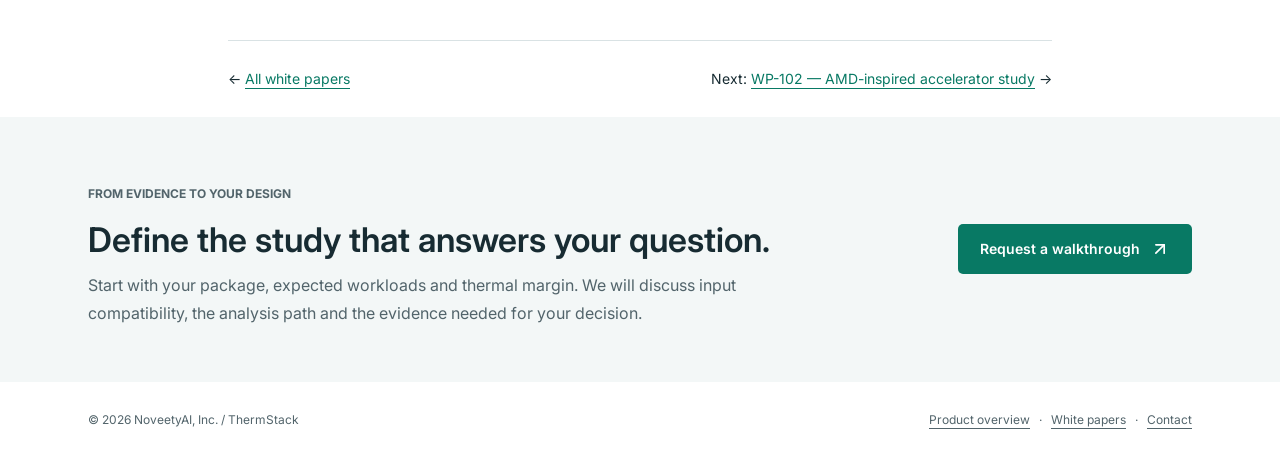
<file: whitepapers/wp-101-numerical-engine.html>
<!doctype html>
<html lang="en">
<head><meta charset="utf-8"><meta name="viewport" content="width=device-width, initial-scale=1"><title>WP-101 | Numerical thermal analysis across resolution — ThermStack white paper</title><meta name="description" content="ThermStack white paper WP-101: physics-based static and transient thermal analysis for 2.5D/3D packages, model inputs and automated preparation, and how resolution choices relate to design decisions."><meta property="og:title" content="ThermStack WP-101 | Numerical thermal analysis across resolution"><meta property="og:description" content="The ThermStack numerical engine: workflow, inputs and transient analysis."><meta property="og:type" content="article"><link rel="icon" href="../assets/img/thermstack.svg" type="image/svg+xml"><link rel="preconnect" href="https://fonts.googleapis.com"><link rel="preconnect" href="https://fonts.gstatic.com" crossorigin><link href="https://fonts.googleapis.com/css2?family=Inter:wght@400;500;600;700;800&family=JetBrains+Mono:wght@400;600;700&display=swap" rel="stylesheet"><link rel="stylesheet" href="../assets/site.css"><script src="../assets/site.js" defer></script></head>
<body>
<a class="skip" href="#main">Skip to content</a>
<header class="site-header"><div class="wrap header-inner"><a class="brand" href="../index.html" aria-label="ThermStack home"><span class="brand-mark" aria-hidden="true"><i></i><i></i><i></i></span>ThermStack</a><button class="menu-button" aria-expanded="false" aria-controls="navigation" aria-label="Toggle navigation" title="Menu"><svg class="icon" aria-hidden="true" viewBox="0 0 24 24" fill="none" stroke="currentColor" stroke-width="2" stroke-linecap="round" stroke-linejoin="round"><path d="M4 5h16"/><path d="M4 12h16"/><path d="M4 19h16"/></svg></button><nav class="nav" id="navigation" aria-label="Main navigation"><a href="../index.html">Overview</a><a href="../index.html#capabilities">Features &amp; capabilities</a><a href="../index.html#whitepapers" aria-current="page">White papers</a><a class="contact-link" href="#contact">Discuss your design</a></nav></div></header>
<main id="main">
<section class="page-intro"><div class="wrap paper-body"><p class="paper-meta"><span>ThermStack white paper</span><span>WP-101</span><span>October 2026</span></p><h1>Numerical thermal analysis across resolution</h1>
<div class="paper-abstract"><strong>Abstract</strong>ThermStack's physics-based numerical engine computes static and transient temperature fields for 2.5D and 3D packages — layered chiplets, stacked memory, stepped package surfaces and material-dependent heat spreading — with an FEM-based verification path alongside. This paper describes the analysis workflow, the model inputs and automated preparation that connect design data to the thermal model, and how to treat spatial resolution as a design choice rather than an accuracy label.</div></div></section>
<div class="wrap paper-body">
<section class="feature-section" id="approach"><p class="feature-number">1 / PHYSICS-BASED ANALYSIS</p><h2>High fidelity across resolution</h2><p class="intro-copy">A useful early thermal model should preserve the behavior that drives a design decision, without requiring the finest possible grid everywhere.</p><p>ThermStack combines fast numerical analysis with an FEM-based verification path. Evaluate temperature patterns and package-level thermal margins, check sensitivity to refinement, and reserve more detailed analysis for the regions and candidates that need it.</p>
<div class="article-pair"><article><h3>Screen the package</h3><p>Identify dominant hotspots, heat-spreading paths and interactions between compute and memory. Compare power allocations and cooling choices while architectural decisions are still open.</p></article><article><h3>Verify the critical regions</h3><p>Use refined numerical studies and FEM checks to examine the shortlisted design. Treat small interfaces, localized sources and tight thermal margins as reasons to investigate further.</p></article></div>
<div class="reading-note"><strong>Resolution is a design choice, not an accuracy label.</strong> A smaller cell size alone does not establish fidelity. The meaningful question is whether refinement changes the temperatures and thermal margins that matter to your application.</div>
<p>The numerical workflow supports layered chiplets, stacked memory, stepped package surfaces and material-dependent heat spreading. Static results establish the sustained thermal condition; transient studies add the effect of changing workloads. A measured resolution comparison on a demanding accelerator package is presented separately in <a href="wp-102-amd-resolution-study.html">WP-102</a>.</p>
</section>
<section class="feature-section" id="inputs"><p class="feature-number">2 / MODEL INPUTS &amp; AUTOMATED PREPARATION</p><h2>Bring the design, not a manually rebuilt thermal model</h2><p class="intro-copy">Native 3Dblox intake and supported geometry-file workflows connect design data to thermal analysis without manual geometry reconstruction.</p><p>Automated preparation creates a repeatable path from supported package descriptions to analysis and visualization. Engineers can focus on operating assumptions and design questions rather than translating the same structure by hand for each study.</p>
<div class="article-pair"><article><h3>Native 3Dblox</h3><p>Carry chiplet placement, stack structure, layers and package connections into the thermal model. Keep component identity available when reviewing temperatures and power.</p></article><article><h3>Geometry-file workflows</h3><p>Use supported design geometry files through an automated preparation workflow. Format coverage, units and feature interpretation are confirmed during onboarding; a package need not originate as a hand-authored thermal model.</p></article></div>
<div class="table-wrap"><table><thead><tr><th scope="col">Input</th><th scope="col">What it contributes</th></tr></thead><tbody><tr><th scope="row">Package geometry</th><td>Dimensions, placement, layers and the physical assembly.</td></tr><tr><th scope="row">Materials and interfaces</th><td>Heat-spreading and through-stack thermal behavior.</td></tr><tr><th scope="row">Power maps or waveforms</th><td>Where heat is generated and how it changes with workload.</td></tr><tr><th scope="row">Cooling conditions</th><td>The environment and heat-removal assumptions for the study.</td></tr></tbody></table></div>
<p class="note">Geometry alone cannot specify missing power, material or cooling data. Automated preparation does not replace confirmation of those engineering inputs. Universal, unattended support for every geometry-file format is not claimed.</p>
<p>Structured inputs and outputs also support automated design loops: repeat a scenario, change its assumptions, and retain comparable results without rebuilding the workflow each time.</p>
</section>
<section class="feature-section" id="transient"><p class="feature-number">3 / TIME-DEPENDENT WORKLOADS</p><h2>Follow temperature beyond steady state</h2><p class="intro-copy">Workload bursts and changing power allocations can create thermal behavior that a single steady-state map does not describe.</p><p>Transient numerical analysis follows the temperature field as power changes. Compare heating and recovery, locate time-dependent hotspots, and evaluate the thermal response of the package over the workload history.</p>
<figure class="figure"><video class="video" controls preload="none" playsinline poster="../assets/figs/thermstack_3d_hbm_cpu_7nm_stepped.png" aria-label="Transient temperature visualization for a stepped HBM and CPU package"><source src="../assets/figs/videos/stepped_7nm_thermstack_3d_temperature.mp4" type="video/mp4">Your browser does not support embedded video. <a href="../assets/figs/videos/stepped_7nm_thermstack_3d_temperature.mp4">Open the temperature animation.</a></video><figcaption>Stepped 7 nm HBM+CPU package under a time-varying workload. Silent scientific animation; the evolving field uses the temperature scale shown in the video.</figcaption></figure>
<p class="note">Transient numerical capability is separate from the steady-state GNN benchmark reported in <a href="wp-103-gnn-surrogate.html">WP-103</a>. Evaluate time resolution and the applicable model assumptions for each workload study.</p>
</section>
<nav class="paper-nav" aria-label="White paper series"><span>&larr; <a href="../index.html#whitepapers">All white papers</a></span><span>Next: <a href="wp-102-amd-resolution-study.html">WP-102 — AMD-inspired accelerator study</a> &rarr;</span></nav>
</div>
<section class="contact-band" id="contact"><div class="wrap contact-inner"><div><p class="eyebrow">From evidence to your design</p><h2>Define the study that answers your question.</h2><p>Start with your package, expected workloads and thermal margin. We will discuss input compatibility, the analysis path and the evidence needed for your decision.</p></div><a class="button" href="mailto:noveetyai@noveetymanagement.com?subject=ThermStack%20design%20discussion%20(WP-101)">Request a walkthrough <svg class="icon" aria-hidden="true" viewBox="0 0 24 24" fill="none" stroke="currentColor" stroke-width="2" stroke-linecap="round" stroke-linejoin="round"><path d="M7 7h10v10"/><path d="M7 17 17 7"/></svg></a></div></section>
</main>
<footer><div class="wrap footer-inner"><span>&copy; 2026 NoveetyAI, Inc. / ThermStack</span><span><a href="../index.html">Product overview</a> &nbsp; &middot; &nbsp; <a href="../index.html#whitepapers">White papers</a> &nbsp; &middot; &nbsp; <a href="mailto:noveetyai@noveetymanagement.com">Contact</a></span></div></footer>
</body></html>
</file>
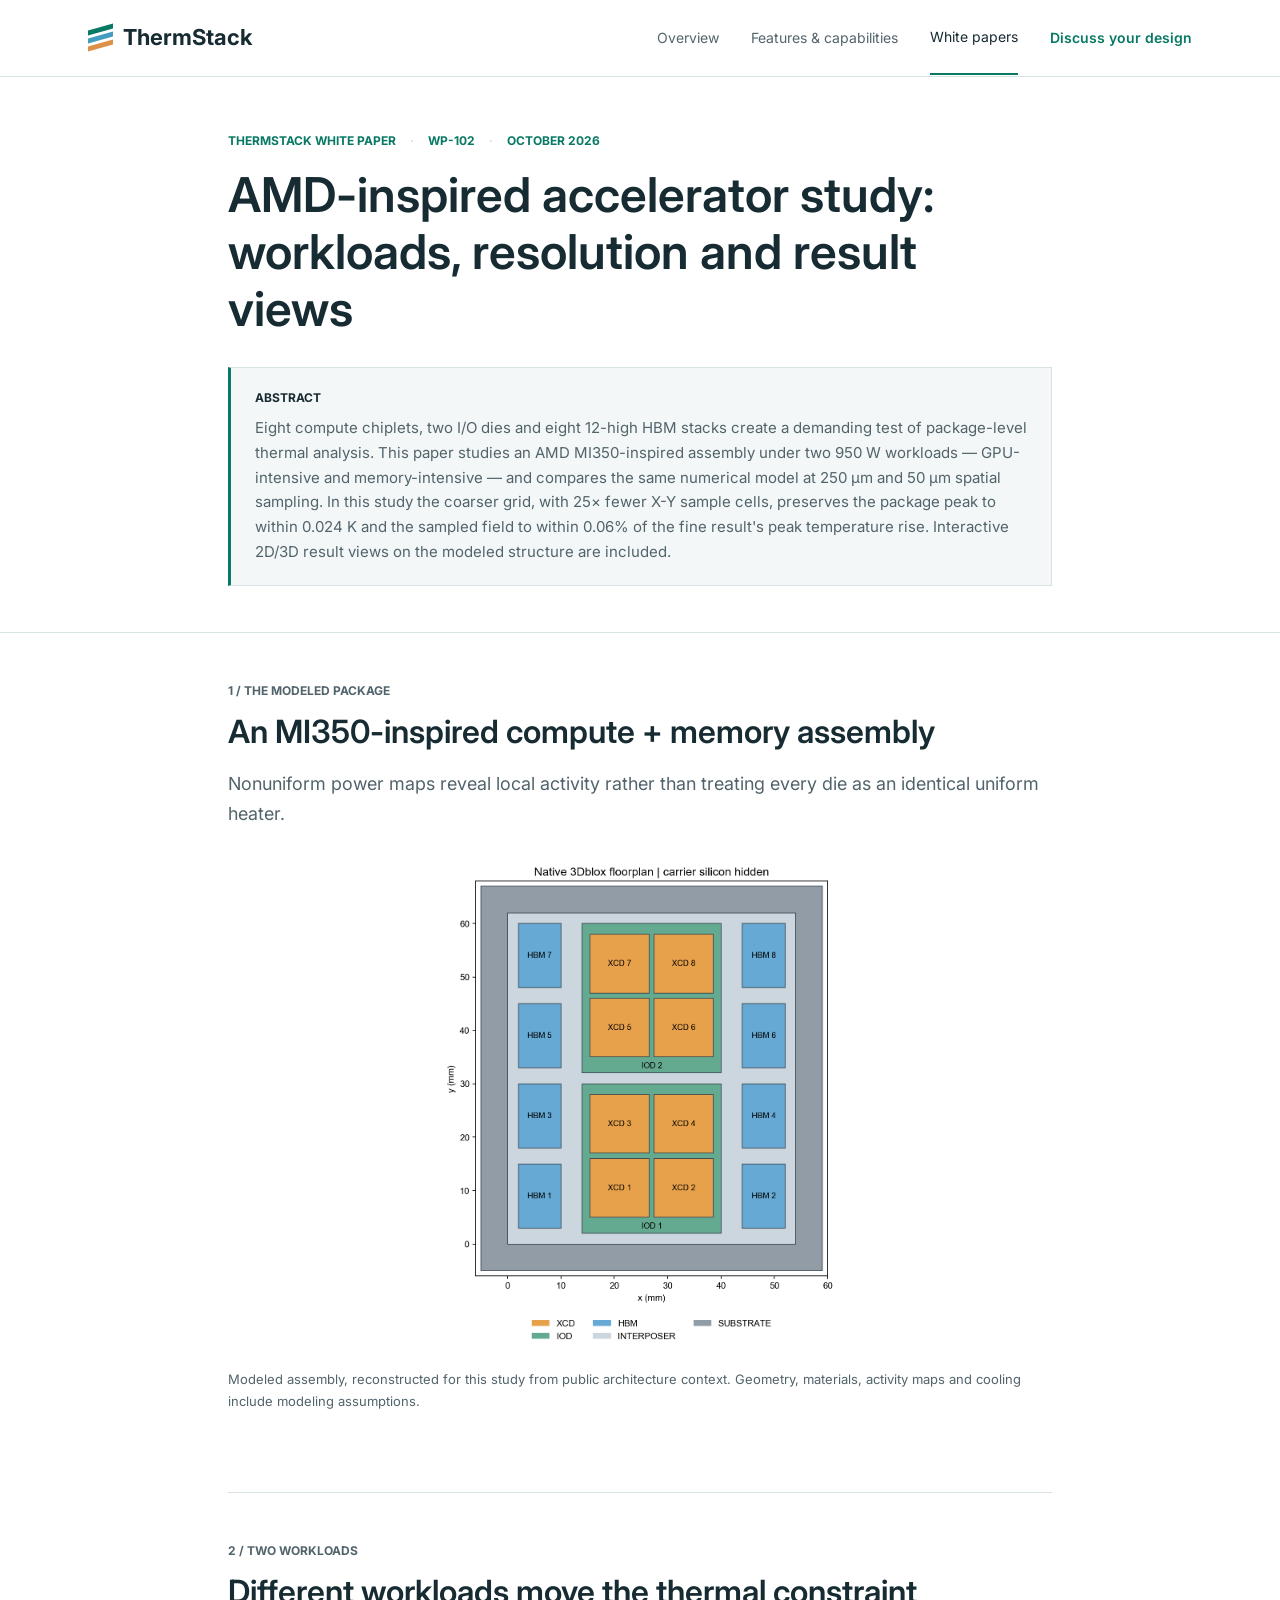
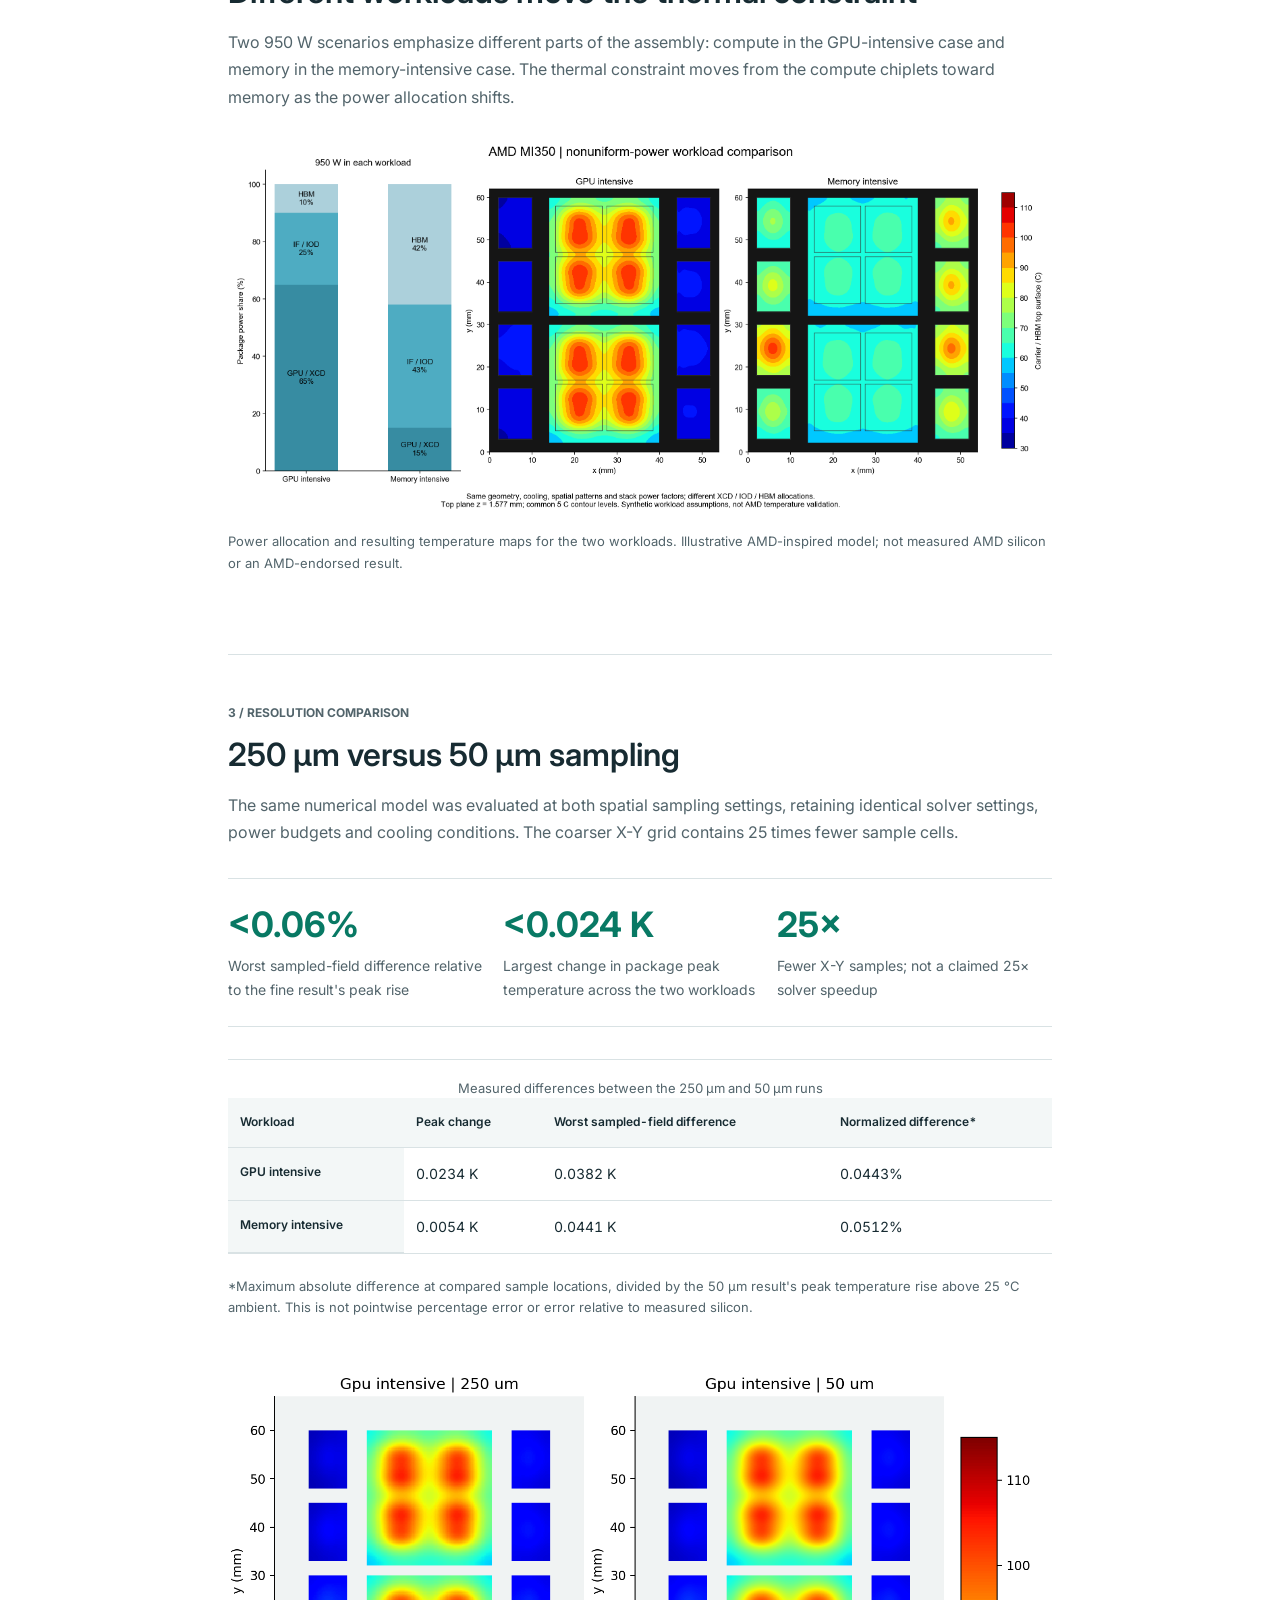
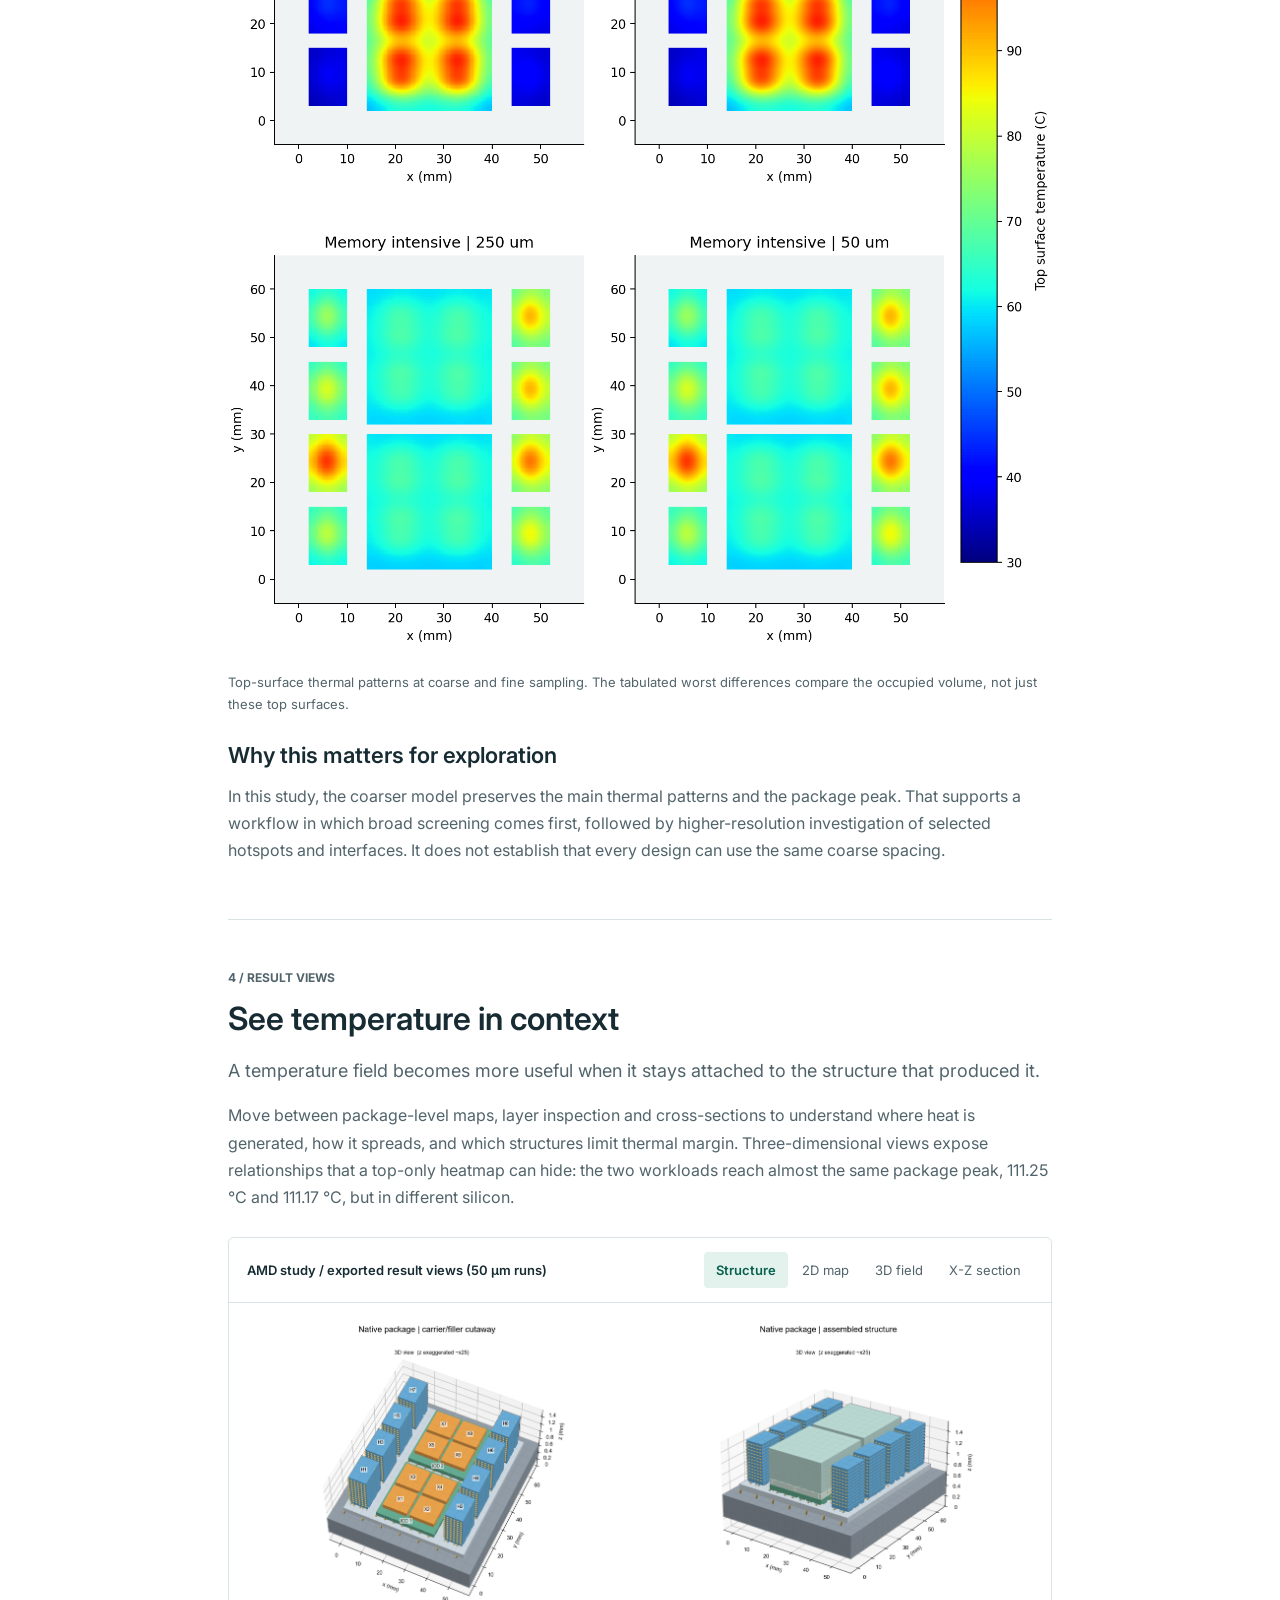
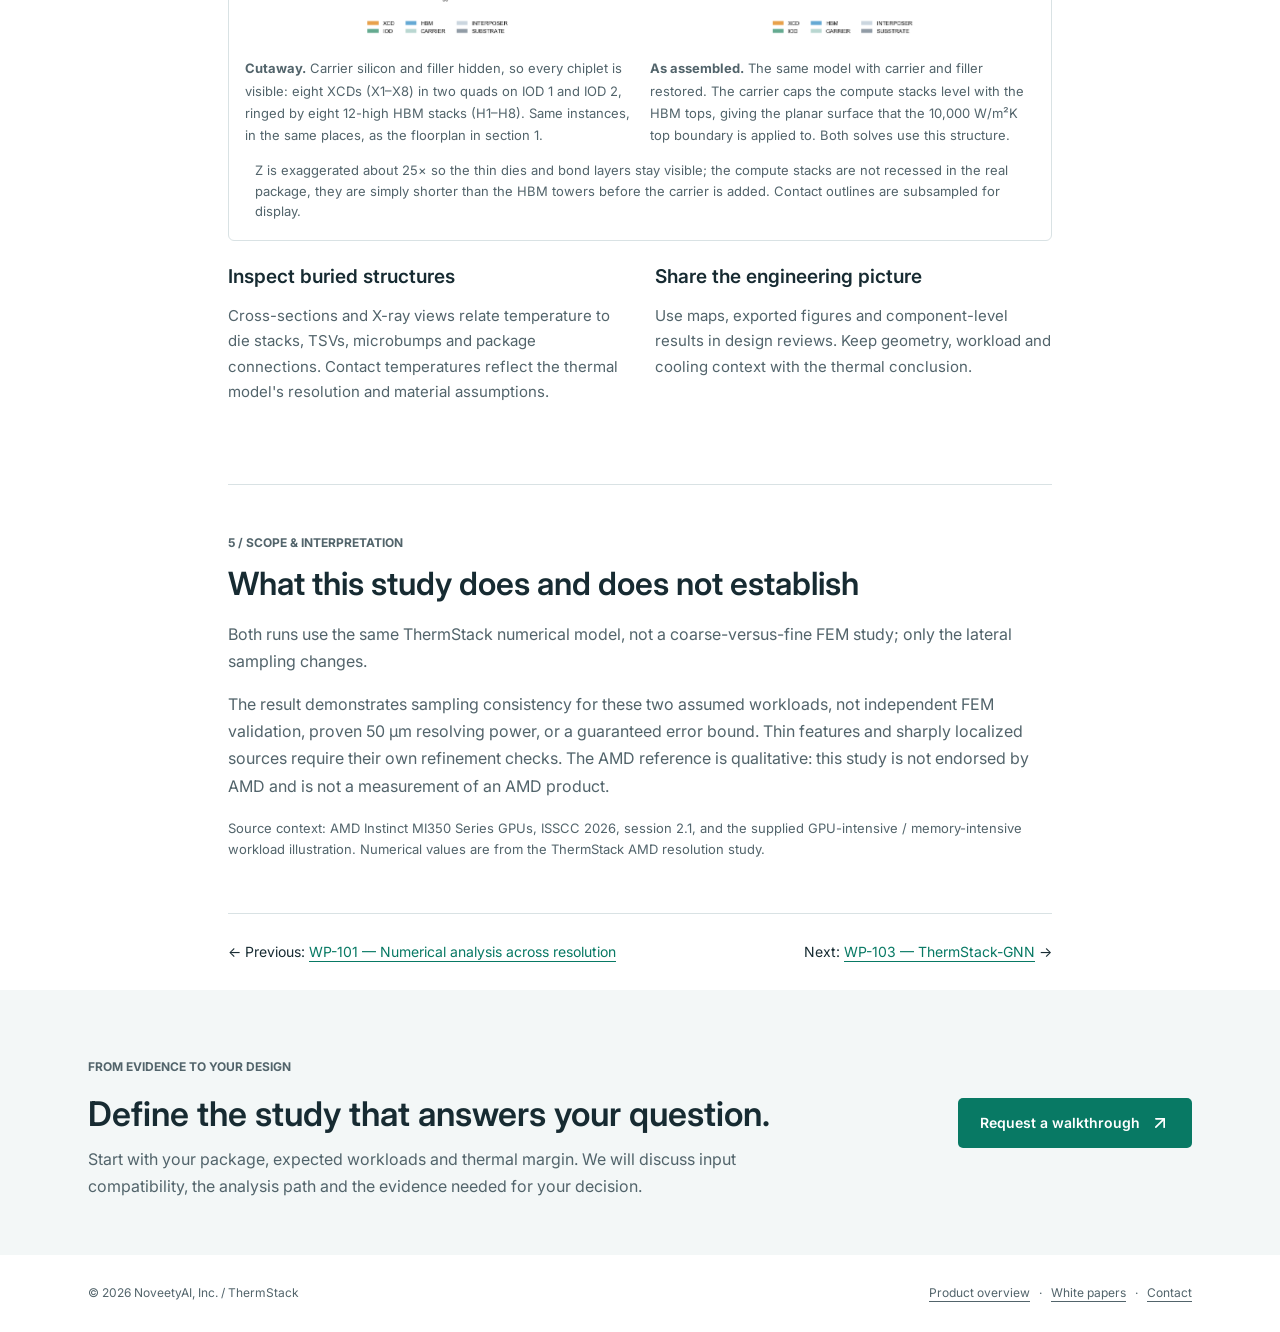
<file: whitepapers/wp-102-amd-resolution-study.html>
<!doctype html>
<html lang="en">
<head><meta charset="utf-8"><meta name="viewport" content="width=device-width, initial-scale=1"><title>WP-102 | AMD-inspired accelerator study — ThermStack white paper</title><meta name="description" content="ThermStack white paper WP-102: an AMD MI350-inspired package study. GPU-intensive and memory-intensive workloads, a measured 250 µm vs 50 µm resolution comparison, and interactive result views on the actual modeled structure."><meta property="og:title" content="ThermStack WP-102 | AMD-inspired accelerator study"><meta property="og:description" content="Workloads, resolution and result views on an MI350-inspired compute + HBM assembly."><meta property="og:type" content="article"><link rel="icon" href="../assets/img/thermstack.svg" type="image/svg+xml"><link rel="preconnect" href="https://fonts.googleapis.com"><link rel="preconnect" href="https://fonts.gstatic.com" crossorigin><link href="https://fonts.googleapis.com/css2?family=Inter:wght@400;500;600;700;800&family=JetBrains+Mono:wght@400;600;700&display=swap" rel="stylesheet"><link rel="stylesheet" href="../assets/site.css"><script src="../assets/site.js" defer></script></head>
<body>
<a class="skip" href="#main">Skip to content</a>
<header class="site-header"><div class="wrap header-inner"><a class="brand" href="../index.html" aria-label="ThermStack home"><span class="brand-mark" aria-hidden="true"><i></i><i></i><i></i></span>ThermStack</a><button class="menu-button" aria-expanded="false" aria-controls="navigation" aria-label="Toggle navigation" title="Menu"><svg class="icon" aria-hidden="true" viewBox="0 0 24 24" fill="none" stroke="currentColor" stroke-width="2" stroke-linecap="round" stroke-linejoin="round"><path d="M4 5h16"/><path d="M4 12h16"/><path d="M4 19h16"/></svg></button><nav class="nav" id="navigation" aria-label="Main navigation"><a href="../index.html">Overview</a><a href="../index.html#capabilities">Features &amp; capabilities</a><a href="../index.html#whitepapers" aria-current="page">White papers</a><a class="contact-link" href="#contact">Discuss your design</a></nav></div></header>
<main id="main">
<section class="page-intro"><div class="wrap paper-body"><p class="paper-meta"><span>ThermStack white paper</span><span>WP-102</span><span>October 2026</span></p><h1>AMD-inspired accelerator study: workloads, resolution and result views</h1>
<div class="paper-abstract"><strong>Abstract</strong>Eight compute chiplets, two I/O dies and eight 12-high HBM stacks create a demanding test of package-level thermal analysis. This paper studies an AMD MI350-inspired assembly under two 950 W workloads — GPU-intensive and memory-intensive — and compares the same numerical model at 250 &micro;m and 50 &micro;m spatial sampling. In this study the coarser grid, with 25&times; fewer X-Y sample cells, preserves the package peak to within 0.024 K and the sampled field to within 0.06% of the fine result's peak temperature rise. Interactive 2D/3D result views on the modeled structure are included.</div></div></section>
<div class="wrap paper-body">
<section class="feature-section" id="package"><p class="feature-number">1 / THE MODELED PACKAGE</p><h2>An MI350-inspired compute + memory assembly</h2><p class="intro-copy">Nonuniform power maps reveal local activity rather than treating every die as an identical uniform heater.</p>
<figure class="figure floorplan-figure"><button class="image-open" aria-label="Enlarge AMD package floorplan" title="Enlarge image"><img src="../assets/figs/amd/structure_2d.png" alt="AMD-inspired floorplan with eight XCD compute chiplets arranged centrally and eight HBM stacks around them" loading="lazy"></button><figcaption>Modeled assembly, reconstructed for this study from public architecture context. Geometry, materials, activity maps and cooling include modeling assumptions.</figcaption></figure>
</section>
<section class="feature-section" id="workloads"><p class="feature-number">2 / TWO WORKLOADS</p><h2>Different workloads move the thermal constraint</h2><p>Two 950 W scenarios emphasize different parts of the assembly: compute in the GPU-intensive case and memory in the memory-intensive case. The thermal constraint moves from the compute chiplets toward memory as the power allocation shifts.</p>
<figure class="figure"><button class="image-open" aria-label="Enlarge AMD workload comparison" title="Enlarge image"><img src="../assets/figs/amd/amd_style_comparison.png" alt="Modeled AMD accelerator power allocation and temperature maps for GPU-intensive and memory-intensive workloads" loading="lazy" width="1800" height="650"></button><figcaption>Power allocation and resulting temperature maps for the two workloads. Illustrative AMD-inspired model; not measured AMD silicon or an AMD-endorsed result.</figcaption></figure>
</section>
<section class="feature-section" id="resolution"><p class="feature-number">3 / RESOLUTION COMPARISON</p><h2>250 &micro;m versus 50 &micro;m sampling</h2><p>The same numerical model was evaluated at both spatial sampling settings, retaining identical solver settings, power budgets and cooling conditions. The coarser X-Y grid contains 25 times fewer sample cells.</p>
<div class="evidence"><div><strong>&lt;0.06%</strong><span>Worst sampled-field difference relative to the fine result's peak rise</span></div><div><strong>&lt;0.024 K</strong><span>Largest change in package peak temperature across the two workloads</span></div><div><strong>25&times;</strong><span>Fewer X-Y samples; not a claimed 25&times; solver speedup</span></div></div>
<div class="table-wrap" tabindex="0" role="region" aria-label="AMD resolution comparison"><table><caption class="note">Measured differences between the 250 &micro;m and 50 &micro;m runs</caption><thead><tr><th scope="col">Workload</th><th scope="col">Peak change</th><th scope="col">Worst sampled-field difference</th><th scope="col">Normalized difference*</th></tr></thead><tbody><tr><th scope="row">GPU intensive</th><td>0.0234 K</td><td>0.0382 K</td><td>0.0443%</td></tr><tr><th scope="row">Memory intensive</th><td>0.0054 K</td><td>0.0441 K</td><td>0.0512%</td></tr></tbody></table></div>
<p class="note">*Maximum absolute difference at compared sample locations, divided by the 50 &micro;m result's peak temperature rise above 25 &deg;C ambient. This is not pointwise percentage error or error relative to measured silicon.</p>
<figure class="figure"><button class="image-open" aria-label="Enlarge coarse and fine AMD thermal maps" title="Enlarge image"><img src="../assets/figs/amd/resolution_comparison.png" alt="GPU-intensive and memory-intensive top temperature maps at 250 and 50 micrometers, using a shared temperature scale" loading="lazy"></button><figcaption>Top-surface thermal patterns at coarse and fine sampling. The tabulated worst differences compare the occupied volume, not just these top surfaces.</figcaption></figure>
<h3>Why this matters for exploration</h3><p>In this study, the coarser model preserves the main thermal patterns and the package peak. That supports a workflow in which broad screening comes first, followed by higher-resolution investigation of selected hotspots and interfaces. It does not establish that every design can use the same coarse spacing.</p>
</section>
<section class="feature-section" id="views"><p class="feature-number">4 / RESULT VIEWS</p><h2>See temperature in context</h2><p class="intro-copy">A temperature field becomes more useful when it stays attached to the structure that produced it.</p><p>Move between package-level maps, layer inspection and cross-sections to understand where heat is generated, how it spreads, and which structures limit thermal margin. Three-dimensional views expose relationships that a top-only heatmap can hide: the two workloads reach almost the same package peak, 111.25 &deg;C and 111.17 &deg;C, but in different silicon.</p>
<div class="viewer"><div class="viewer-bar"><span class="viewer-title">AMD study / exported result views (50 &micro;m runs)</span><div class="tabs" role="tablist" aria-label="Result view"><button id="tab-structure" role="tab" aria-selected="true" aria-controls="view-structure">Structure</button><button id="tab-top" role="tab" aria-selected="false" aria-controls="view-top" tabindex="-1">2D map</button><button id="tab-volume" role="tab" aria-selected="false" aria-controls="view-volume" tabindex="-1">3D field</button><button id="tab-section" role="tab" aria-selected="false" aria-controls="view-section" tabindex="-1">X-Z section</button></div></div>
<div class="view-panel" id="view-structure" role="tabpanel" aria-labelledby="tab-structure"><div class="figure-pair">
<figure><button class="image-open" aria-label="Enlarge labelled package cutaway" title="Enlarge image"><img src="../assets/figs/amd/structure_3d_cutaway_labeled.png" alt="Labelled cutaway of the modeled package: eight XCD compute dies X1 to X8 on two IODs, ringed by eight HBM stacks H1 to H8" loading="lazy"></button><figcaption><strong>Cutaway.</strong> Carrier silicon and filler hidden, so every chiplet is visible: eight XCDs (X1&ndash;X8) in two quads on IOD&nbsp;1 and IOD&nbsp;2, ringed by eight 12-high HBM stacks (H1&ndash;H8). Same instances, in the same places, as the floorplan in section 1.</figcaption></figure>
<figure><button class="image-open" aria-label="Enlarge assembled package structure" title="Enlarge image"><img src="../assets/figs/amd/structure_3d_assembled.png" alt="Assembled package showing carrier silicon capping the compute dies level with the HBM stack tops" loading="lazy"></button><figcaption><strong>As assembled.</strong> The same model with carrier and filler restored. The carrier caps the compute stacks level with the HBM tops, giving the planar surface that the 10,000 W/m&sup2;K top boundary is applied to. Both solves use this structure.</figcaption></figure>
</div><p class="note">Z is exaggerated about 25&times; so the thin dies and bond layers stay visible; the compute stacks are not recessed in the real package, they are simply shorter than the HBM towers before the carrier is added. Contact outlines are subsampled for display.</p></div>
<figure class="view-panel" id="view-top" role="tabpanel" aria-labelledby="tab-top" hidden><button class="image-open" aria-label="Enlarge 2D thermal maps at 50 micrometre sampling" title="Enlarge image"><img src="../assets/figs/amd/top_temperature_50um.png" alt="Top-surface thermal maps at 50 micrometre sampling with the eight compute dies and eight HBM stacks labelled" loading="lazy"></button><figcaption>Top surface at 50 &micro;m sampling, with compute dies X1&ndash;X8 and HBM stacks H1&ndash;H8 labelled. Shared colour limits. The top-surface maximum is 104.7 &deg;C over compute in the GPU-intensive case and 102.5 &deg;C over stack H3 in the memory-intensive case; both package maxima sit lower in the stack, on the active layers.</figcaption></figure>
<div class="view-panel" id="view-volume" role="tabpanel" aria-labelledby="tab-volume" hidden><div class="figure-pair">
<figure><button class="image-open" aria-label="Enlarge GPU-intensive 3D temperature field" title="Enlarge image"><img src="../assets/figs/amd/gpu_3d_temperature_50um.png" alt="GPU-intensive temperature on the exposed surfaces of the modeled MI350-inspired package at 50 micrometre sampling" loading="lazy"></button><figcaption><strong>GPU intensive.</strong> 617.5 W across the eight XCDs drives a 111.25 &deg;C package peak on compute, while the eight HBM stacks stay near 35&ndash;45 &deg;C.</figcaption></figure>
<figure><button class="image-open" aria-label="Enlarge memory-intensive 3D temperature field" title="Enlarge image"><img src="../assets/figs/amd/memory_3d_temperature_50um.png" alt="Memory-intensive temperature on the exposed surfaces of the modeled MI350-inspired package at 50 micrometre sampling" loading="lazy"></button><figcaption><strong>Memory intensive.</strong> The same 950 W weighted toward memory moves the 111.17 &deg;C peak into the HBM stacks, and each stack now shows its own hotspot.</figcaption></figure>
</div><p class="note">Both views are the 50 &micro;m runs behind section 3, on independent colour scales in kelvin. Height is exaggerated about 25&times; so the thin layers remain visible.</p></div>
<div class="view-panel" id="view-section" role="tabpanel" aria-labelledby="tab-section" hidden><div class="figure-pair">
<figure><button class="image-open" aria-label="Enlarge GPU-intensive X-Z cross-section" title="Enlarge image"><img src="../assets/figs/amd/gpu_xz_temperature_50um.png" alt="GPU-intensive X-Z cross-section at y = 24 mm through compute and memory" loading="lazy"></button><figcaption><strong>GPU intensive.</strong> Heat leaves through the carrier above the compute dies; the HBM stacks either side stay cool.</figcaption></figure>
<figure><button class="image-open" aria-label="Enlarge memory-intensive X-Z cross-section" title="Enlarge image"><img src="../assets/figs/amd/memory_xz_temperature_50um.png" alt="Memory-intensive X-Z cross-section at y = 24 mm through compute and memory" loading="lazy"></button><figcaption><strong>Memory intensive.</strong> The gradient inverts: the DRAM tiers are the hottest material in the section and the compute stack is the cooler region.</figcaption></figure>
</div><p class="note">True X-Z section at y = 24 mm, through HBM stack H3 and the compute quads. Z is stretched about 23&times; against X; C4, &micro;bump, TCB and TSV cut outlines are marked.</p></div></div>
<div class="article-pair"><article><h3>Inspect buried structures</h3><p>Cross-sections and X-ray views relate temperature to die stacks, TSVs, microbumps and package connections. Contact temperatures reflect the thermal model's resolution and material assumptions.</p></article><article><h3>Share the engineering picture</h3><p>Use maps, exported figures and component-level results in design reviews. Keep geometry, workload and cooling context with the thermal conclusion.</p></article></div>
</section>
<section class="feature-section" id="scope"><p class="feature-number">5 / SCOPE &amp; INTERPRETATION</p><h2>What this study does and does not establish</h2><p>Both runs use the same ThermStack numerical model, not a coarse-versus-fine FEM study; only the lateral sampling changes.</p><p>The result demonstrates sampling consistency for these two assumed workloads, not independent FEM validation, proven 50 &micro;m resolving power, or a guaranteed error bound. Thin features and sharply localized sources require their own refinement checks. The AMD reference is qualitative: this study is not endorsed by AMD and is not a measurement of an AMD product.</p><p class="note">Source context: AMD Instinct MI350 Series GPUs, ISSCC 2026, session 2.1, and the supplied GPU-intensive / memory-intensive workload illustration. Numerical values are from the ThermStack AMD resolution study.</p>
</section>
<nav class="paper-nav" aria-label="White paper series"><span>&larr; Previous: <a href="wp-101-numerical-engine.html">WP-101 — Numerical analysis across resolution</a></span><span>Next: <a href="wp-103-gnn-surrogate.html">WP-103 — ThermStack-GNN</a> &rarr;</span></nav>
</div>
<section class="contact-band" id="contact"><div class="wrap contact-inner"><div><p class="eyebrow">From evidence to your design</p><h2>Define the study that answers your question.</h2><p>Start with your package, expected workloads and thermal margin. We will discuss input compatibility, the analysis path and the evidence needed for your decision.</p></div><a class="button" href="mailto:noveetyai@noveetymanagement.com?subject=ThermStack%20design%20discussion%20(WP-102)">Request a walkthrough <svg class="icon" aria-hidden="true" viewBox="0 0 24 24" fill="none" stroke="currentColor" stroke-width="2" stroke-linecap="round" stroke-linejoin="round"><path d="M7 7h10v10"/><path d="M7 17 17 7"/></svg></a></div></section>
</main>
<footer><div class="wrap footer-inner"><span>&copy; 2026 NoveetyAI, Inc. / ThermStack</span><span><a href="../index.html">Product overview</a> &nbsp; &middot; &nbsp; <a href="../index.html#whitepapers">White papers</a> &nbsp; &middot; &nbsp; <a href="mailto:noveetyai@noveetymanagement.com">Contact</a></span></div></footer>
<dialog class="lightbox" aria-label="Expanded analysis figure"><button class="close-button" aria-label="Close image" title="Close"><svg class="icon" aria-hidden="true" viewBox="0 0 24 24" fill="none" stroke="currentColor" stroke-width="2" stroke-linecap="round" stroke-linejoin="round"><path d="M18 6 6 18"/><path d="m6 6 12 12"/></svg></button><img alt=""><p></p></dialog>
</body></html>
</file>
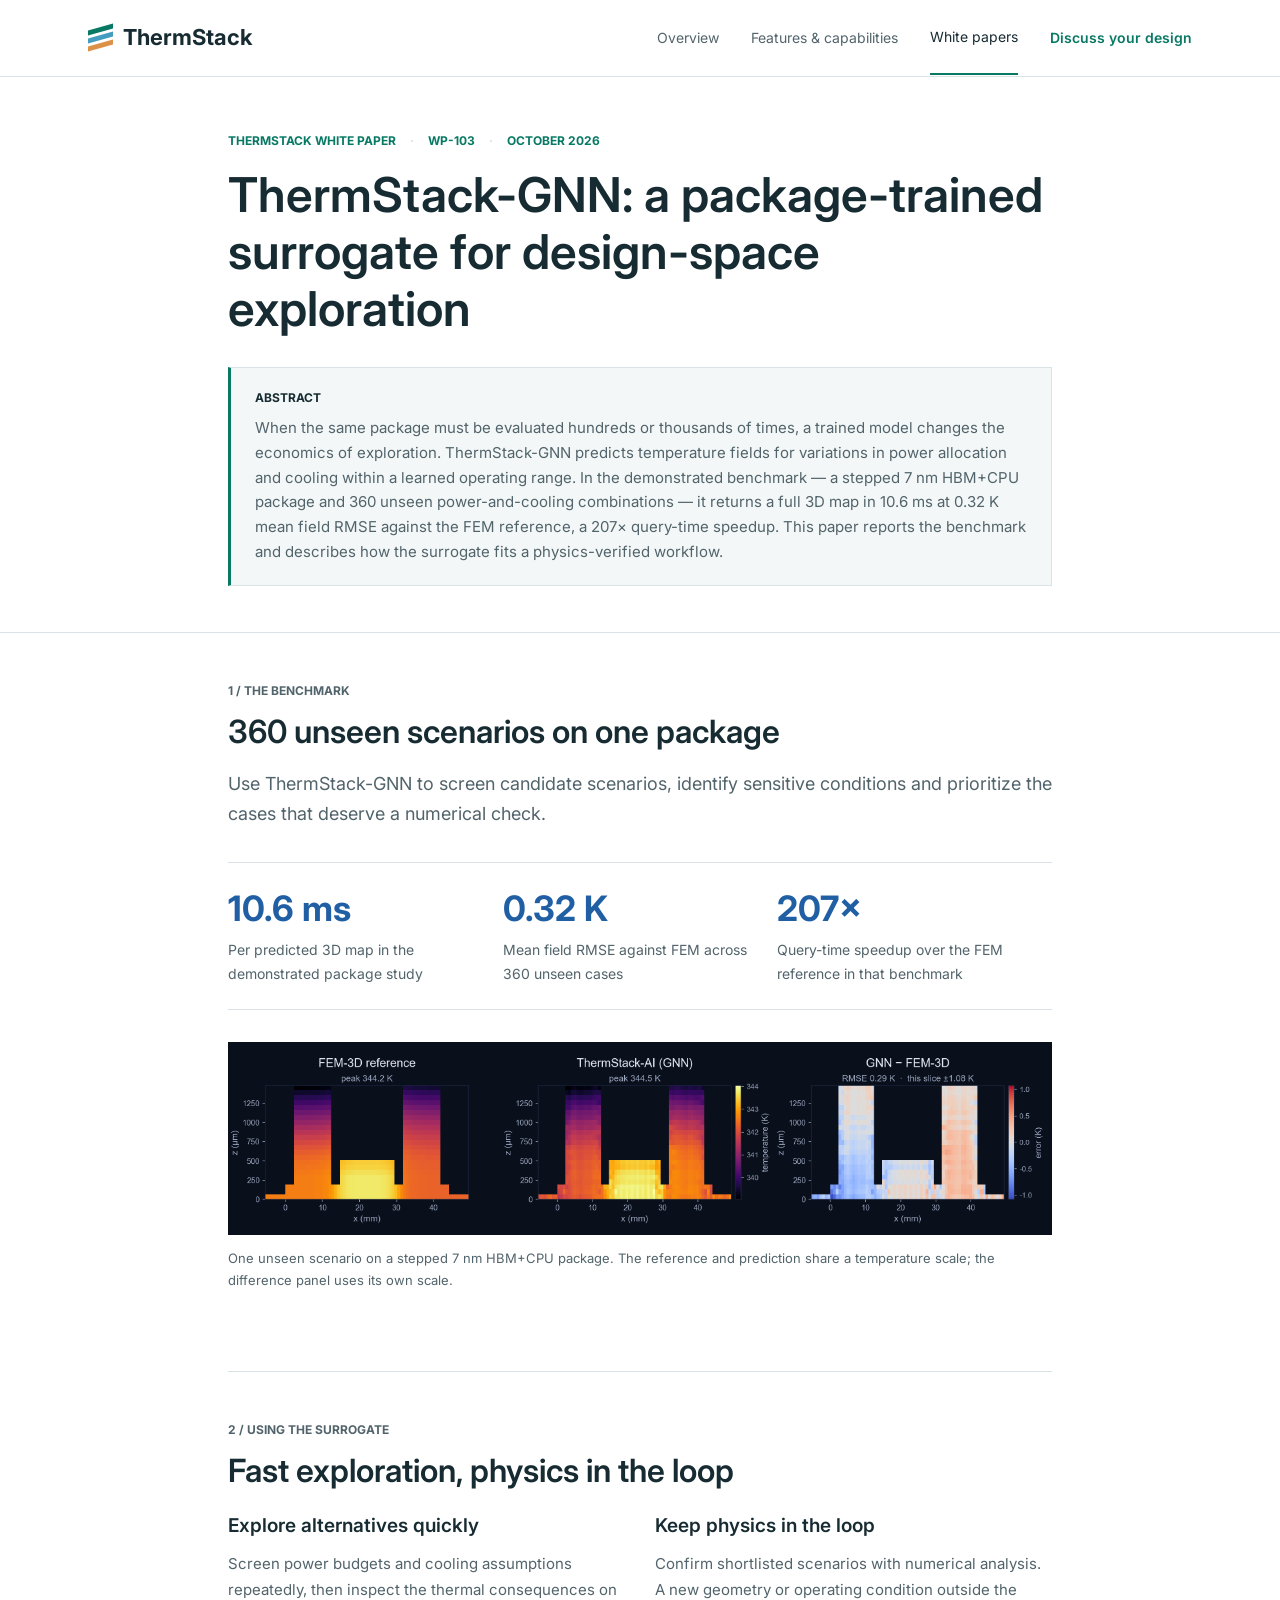
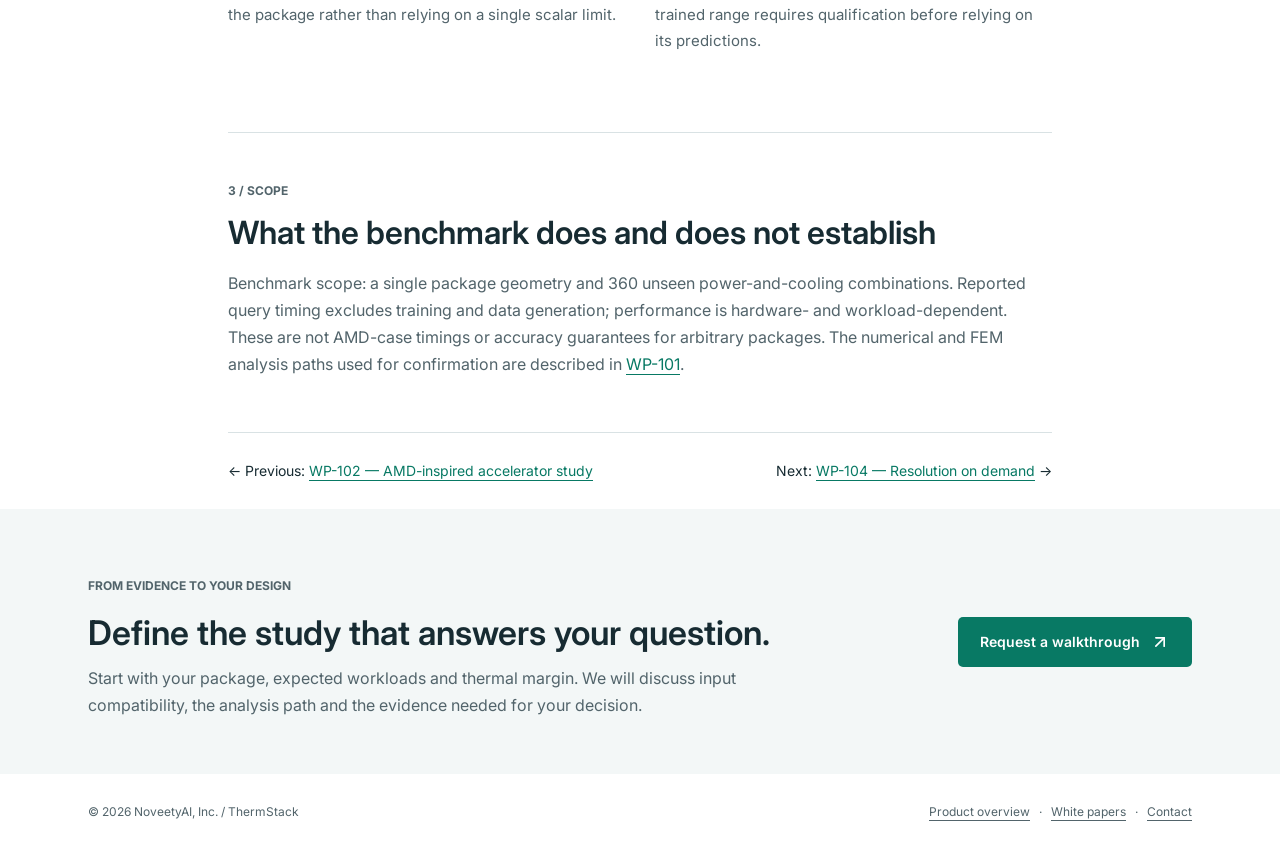
<file: whitepapers/wp-103-gnn-surrogate.html>
<!doctype html>
<html lang="en">
<head><meta charset="utf-8"><meta name="viewport" content="width=device-width, initial-scale=1"><title>WP-103 | ThermStack-GNN design-space surrogate — ThermStack white paper</title><meta name="description" content="ThermStack white paper WP-103: a package-trained GNN surrogate for rapid design-space exploration. 10.6 ms per predicted 3D map at 0.32 K mean RMSE against FEM across 360 unseen power-and-cooling cases."><meta property="og:title" content="ThermStack WP-103 | ThermStack-GNN design-space surrogate"><meta property="og:description" content="Rapid temperature prediction for repeated design studies, with physics kept in the loop."><meta property="og:type" content="article"><link rel="icon" href="../assets/img/thermstack.svg" type="image/svg+xml"><link rel="preconnect" href="https://fonts.googleapis.com"><link rel="preconnect" href="https://fonts.gstatic.com" crossorigin><link href="https://fonts.googleapis.com/css2?family=Inter:wght@400;500;600;700;800&family=JetBrains+Mono:wght@400;600;700&display=swap" rel="stylesheet"><link rel="stylesheet" href="../assets/site.css"><script src="../assets/site.js" defer></script></head>
<body>
<a class="skip" href="#main">Skip to content</a>
<header class="site-header"><div class="wrap header-inner"><a class="brand" href="../index.html" aria-label="ThermStack home"><span class="brand-mark" aria-hidden="true"><i></i><i></i><i></i></span>ThermStack</a><button class="menu-button" aria-expanded="false" aria-controls="navigation" aria-label="Toggle navigation" title="Menu"><svg class="icon" aria-hidden="true" viewBox="0 0 24 24" fill="none" stroke="currentColor" stroke-width="2" stroke-linecap="round" stroke-linejoin="round"><path d="M4 5h16"/><path d="M4 12h16"/><path d="M4 19h16"/></svg></button><nav class="nav" id="navigation" aria-label="Main navigation"><a href="../index.html">Overview</a><a href="../index.html#capabilities">Features &amp; capabilities</a><a href="../index.html#whitepapers" aria-current="page">White papers</a><a class="contact-link" href="#contact">Discuss your design</a></nav></div></header>
<main id="main">
<section class="page-intro"><div class="wrap paper-body"><p class="paper-meta"><span>ThermStack white paper</span><span>WP-103</span><span>October 2026</span></p><h1>ThermStack-GNN: a package-trained surrogate for design-space exploration</h1>
<div class="paper-abstract"><strong>Abstract</strong>When the same package must be evaluated hundreds or thousands of times, a trained model changes the economics of exploration. ThermStack-GNN predicts temperature fields for variations in power allocation and cooling within a learned operating range. In the demonstrated benchmark — a stepped 7&nbsp;nm HBM+CPU package and 360 unseen power-and-cooling combinations — it returns a full 3D map in 10.6 ms at 0.32 K mean field RMSE against the FEM reference, a 207&times; query-time speedup. This paper reports the benchmark and describes how the surrogate fits a physics-verified workflow.</div></div></section>
<div class="wrap paper-body">
<section class="feature-section" id="benchmark"><p class="feature-number">1 / THE BENCHMARK</p><h2>360 unseen scenarios on one package</h2><p class="intro-copy">Use ThermStack-GNN to screen candidate scenarios, identify sensitive conditions and prioritize the cases that deserve a numerical check.</p>
<div class="evidence"><div><strong class="blue">10.6 ms</strong><span>Per predicted 3D map in the demonstrated package study</span></div><div><strong class="blue">0.32 K</strong><span>Mean field RMSE against FEM across 360 unseen cases</span></div><div><strong class="blue">207&times;</strong><span>Query-time speedup over the FEM reference in that benchmark</span></div></div>
<figure class="figure"><button class="image-open" aria-label="Enlarge ThermStack-GNN and FEM comparison" title="Enlarge image"><img src="../assets/figs/gnn_vs_fem3d_hbm_cpu_7nm_stepped.png" alt="Cross-sections comparing FEM, the GNN prediction and signed temperature difference for a stepped HBM and CPU package" loading="lazy"></button><figcaption>One unseen scenario on a stepped 7 nm HBM+CPU package. The reference and prediction share a temperature scale; the difference panel uses its own scale.</figcaption></figure>
</section>
<section class="feature-section" id="workflow"><p class="feature-number">2 / USING THE SURROGATE</p><h2>Fast exploration, physics in the loop</h2>
<div class="article-pair"><article><h3>Explore alternatives quickly</h3><p>Screen power budgets and cooling assumptions repeatedly, then inspect the thermal consequences on the package rather than relying on a single scalar limit.</p></article><article><h3>Keep physics in the loop</h3><p>Confirm shortlisted scenarios with numerical analysis. A new geometry or operating condition outside the trained range requires qualification before relying on its predictions.</p></article></div>
</section>
<section class="feature-section" id="scope"><p class="feature-number">3 / SCOPE</p><h2>What the benchmark does and does not establish</h2><p>Benchmark scope: a single package geometry and 360 unseen power-and-cooling combinations. Reported query timing excludes training and data generation; performance is hardware- and workload-dependent. These are not AMD-case timings or accuracy guarantees for arbitrary packages. The numerical and FEM analysis paths used for confirmation are described in <a href="wp-101-numerical-engine.html">WP-101</a>.</p>
</section>
<nav class="paper-nav" aria-label="White paper series"><span>&larr; Previous: <a href="wp-102-amd-resolution-study.html">WP-102 — AMD-inspired accelerator study</a></span><span>Next: <a href="wp-104-resolution-on-demand.html">WP-104 — Resolution on demand</a> &rarr;</span></nav>
</div>
<section class="contact-band" id="contact"><div class="wrap contact-inner"><div><p class="eyebrow">From evidence to your design</p><h2>Define the study that answers your question.</h2><p>Start with your package, expected workloads and thermal margin. We will discuss input compatibility, the analysis path and the evidence needed for your decision.</p></div><a class="button" href="mailto:noveetyai@noveetymanagement.com?subject=ThermStack%20design%20discussion%20(WP-103)">Request a walkthrough <svg class="icon" aria-hidden="true" viewBox="0 0 24 24" fill="none" stroke="currentColor" stroke-width="2" stroke-linecap="round" stroke-linejoin="round"><path d="M7 7h10v10"/><path d="M7 17 17 7"/></svg></a></div></section>
</main>
<footer><div class="wrap footer-inner"><span>&copy; 2026 NoveetyAI, Inc. / ThermStack</span><span><a href="../index.html">Product overview</a> &nbsp; &middot; &nbsp; <a href="../index.html#whitepapers">White papers</a> &nbsp; &middot; &nbsp; <a href="mailto:noveetyai@noveetymanagement.com">Contact</a></span></div></footer>
<dialog class="lightbox" aria-label="Expanded analysis figure"><button class="close-button" aria-label="Close image" title="Close"><svg class="icon" aria-hidden="true" viewBox="0 0 24 24" fill="none" stroke="currentColor" stroke-width="2" stroke-linecap="round" stroke-linejoin="round"><path d="M18 6 6 18"/><path d="m6 6 12 12"/></svg></button><img alt=""><p></p></dialog>
</body></html>
</file>
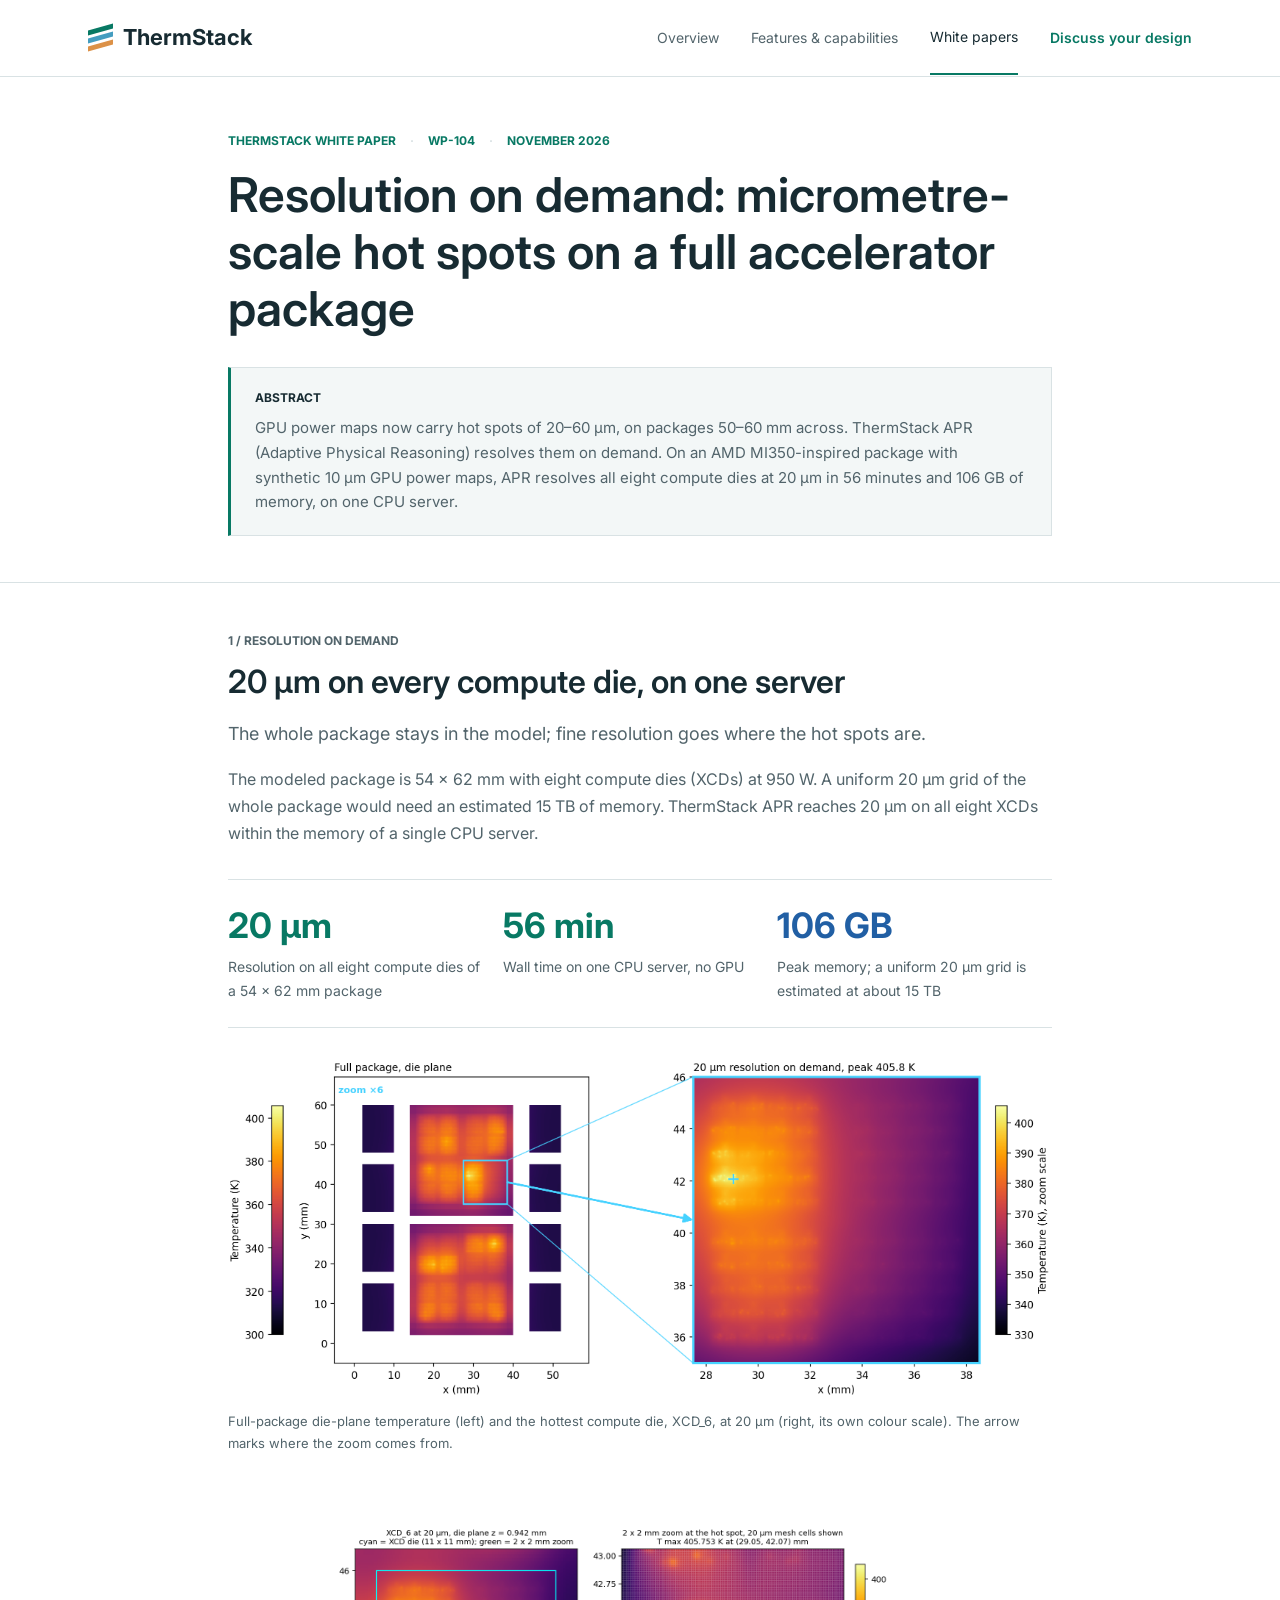
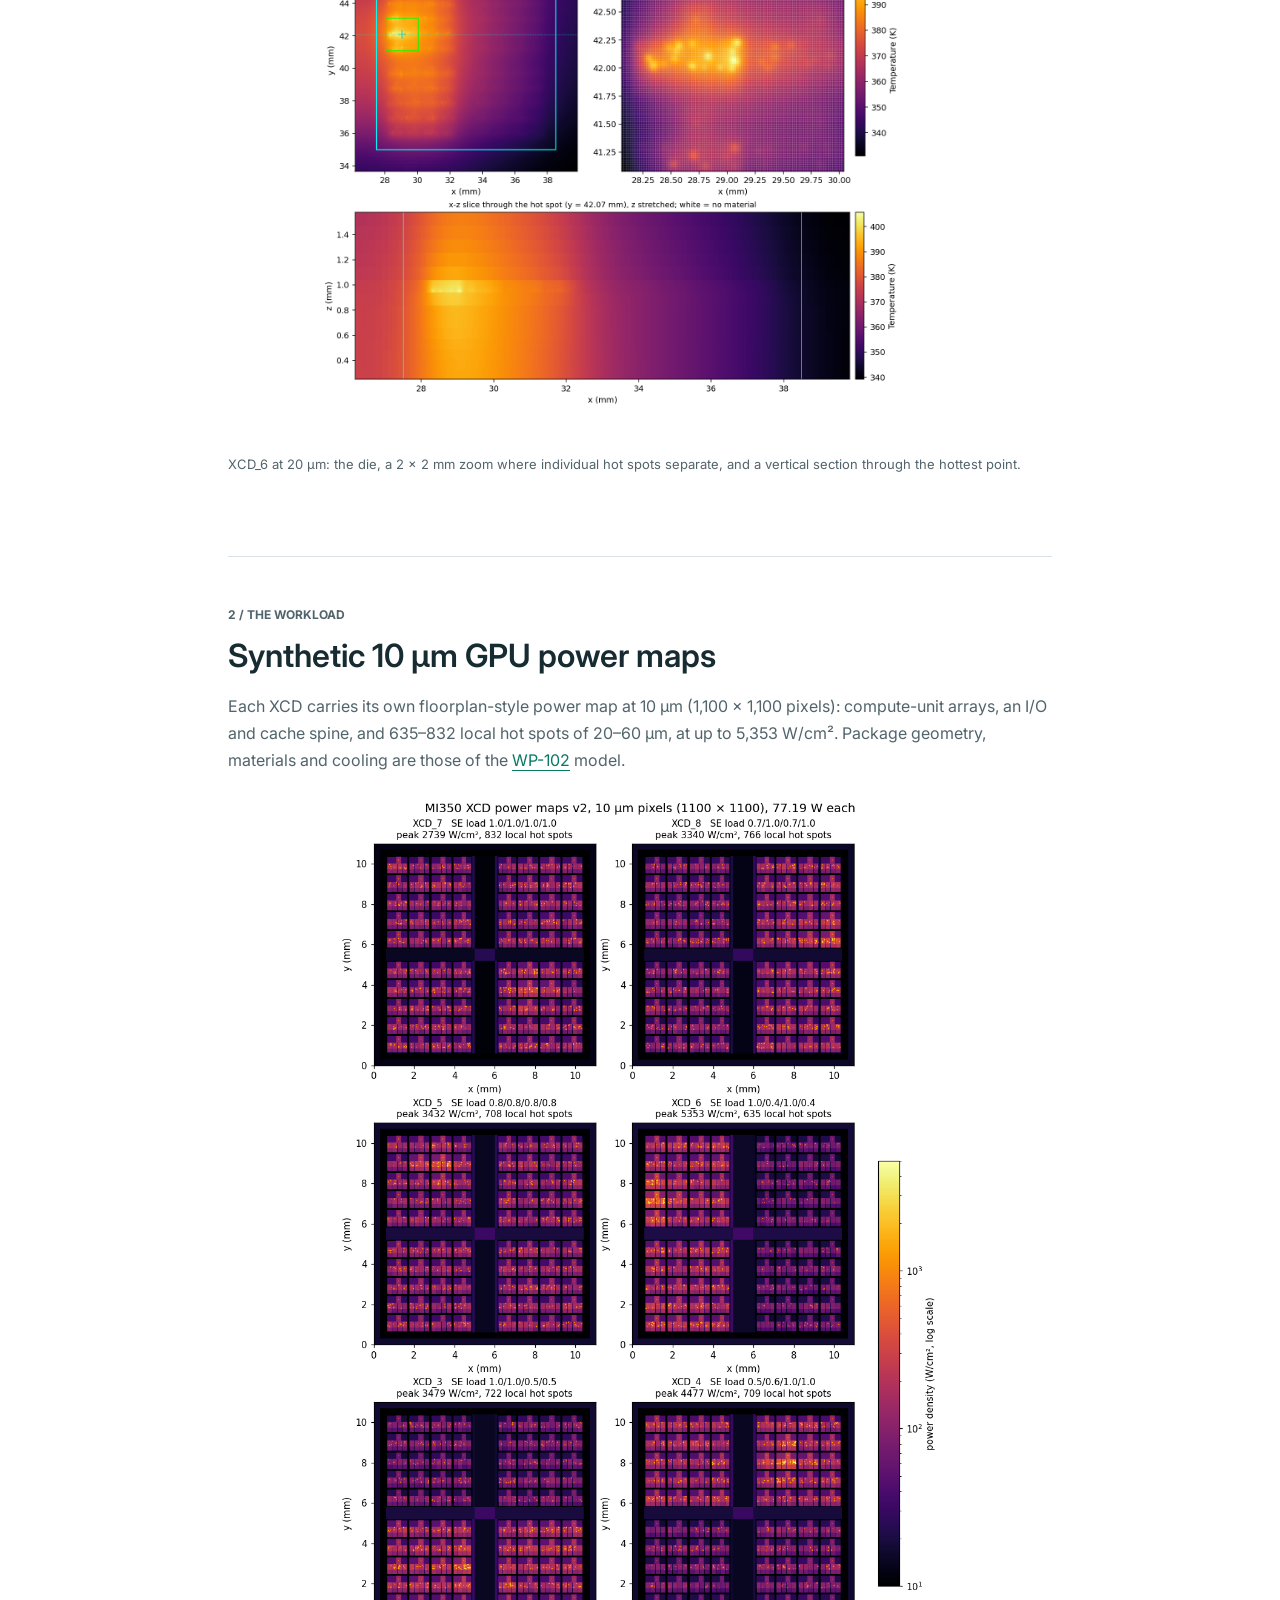
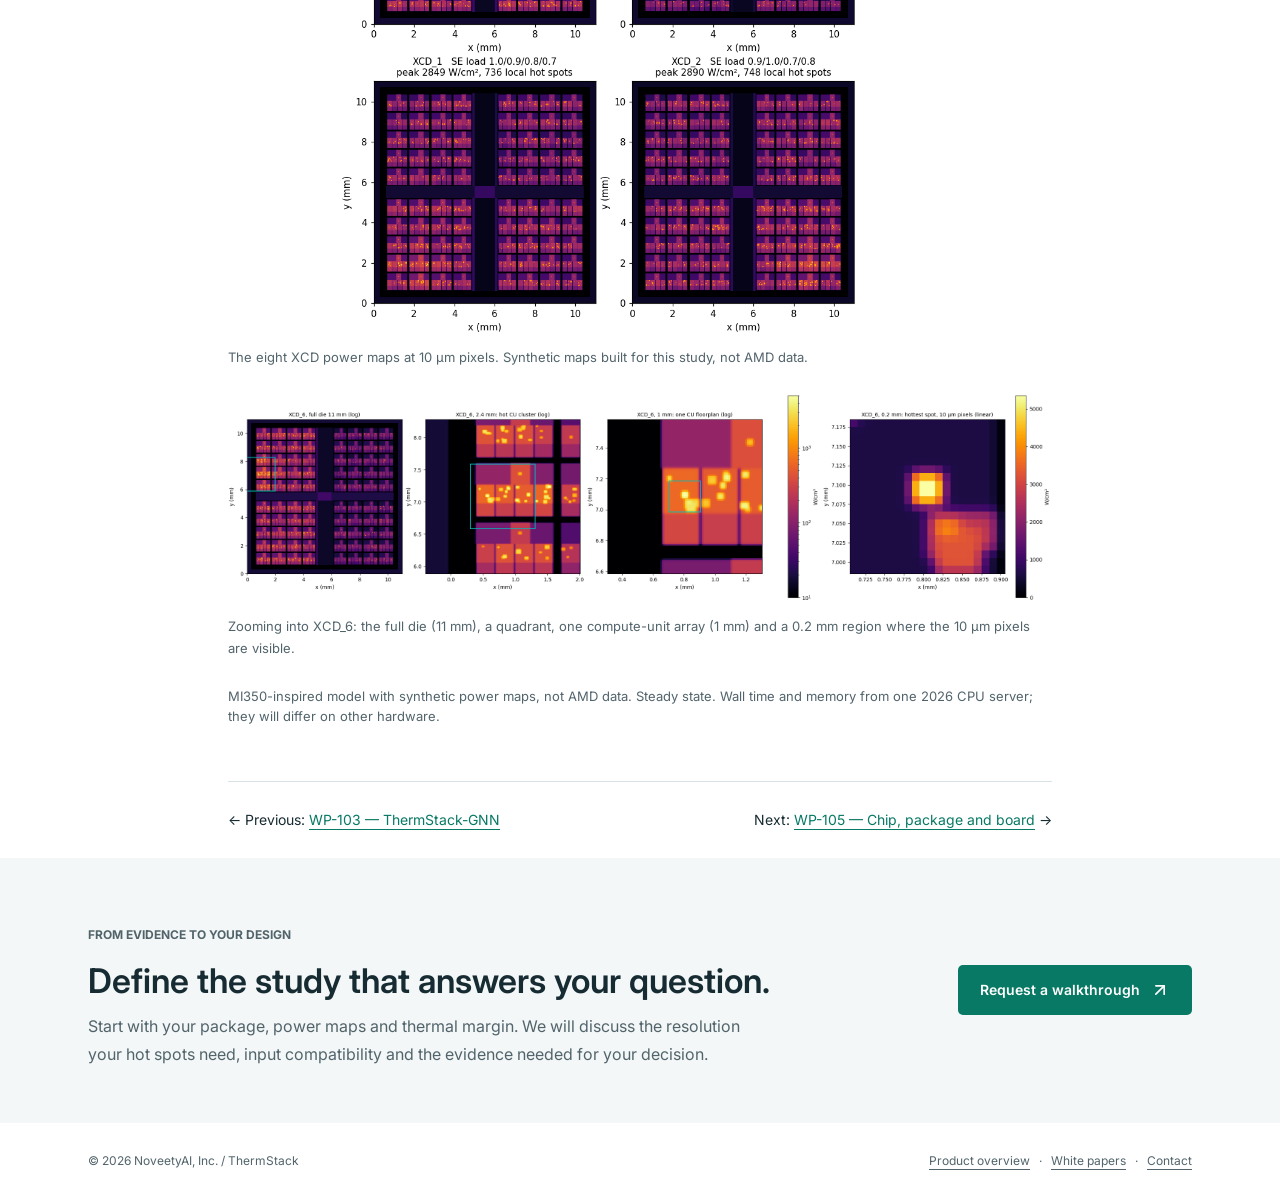
<file: whitepapers/wp-104-resolution-on-demand.html>
<!doctype html>
<html lang="en">
<head><meta charset="utf-8"><meta name="viewport" content="width=device-width, initial-scale=1"><title>WP-104 | Resolution on demand — ThermStack white paper</title><meta name="description" content="ThermStack white paper WP-104: resolution on demand with ThermStack APR. A full MI350-inspired package with synthetic 10 µm GPU power maps, every compute die resolved to 20 µm, with wall time and memory."><meta property="og:title" content="ThermStack WP-104 | Resolution on demand"><meta property="og:description" content="Micrometre-scale hot spots on a full accelerator package: peaks, profiles, wall time and memory."><meta property="og:type" content="article"><link rel="icon" href="../assets/img/thermstack.svg" type="image/svg+xml"><link rel="preconnect" href="https://fonts.googleapis.com"><link rel="preconnect" href="https://fonts.gstatic.com" crossorigin><link href="https://fonts.googleapis.com/css2?family=Inter:wght@400;500;600;700;800&family=JetBrains+Mono:wght@400;600;700&display=swap" rel="stylesheet"><link rel="stylesheet" href="../assets/site.css"><script src="../assets/site.js" defer></script></head>
<body>
<a class="skip" href="#main">Skip to content</a>
<header class="site-header"><div class="wrap header-inner"><a class="brand" href="../index.html" aria-label="ThermStack home"><span class="brand-mark" aria-hidden="true"><i></i><i></i><i></i></span>ThermStack</a><button class="menu-button" aria-expanded="false" aria-controls="navigation" aria-label="Toggle navigation" title="Menu"><svg class="icon" aria-hidden="true" viewBox="0 0 24 24" fill="none" stroke="currentColor" stroke-width="2" stroke-linecap="round" stroke-linejoin="round"><path d="M4 5h16"/><path d="M4 12h16"/><path d="M4 19h16"/></svg></button><nav class="nav" id="navigation" aria-label="Main navigation"><a href="../index.html">Overview</a><a href="../index.html#capabilities">Features &amp; capabilities</a><a href="../index.html#whitepapers" aria-current="page">White papers</a><a class="contact-link" href="#contact">Discuss your design</a></nav></div></header>
<main id="main">
<section class="page-intro"><div class="wrap paper-body"><p class="paper-meta"><span>ThermStack white paper</span><span>WP-104</span><span>November 2026</span></p><h1>Resolution on demand: micrometre-scale hot spots on a full accelerator package</h1>
<div class="paper-abstract"><strong>Abstract</strong>GPU power maps now carry hot spots of 20&ndash;60 &micro;m, on packages 50&ndash;60 mm across. ThermStack APR (Adaptive Physical Reasoning) resolves them on demand. On an AMD MI350-inspired package with synthetic 10 &micro;m GPU power maps, APR resolves all eight compute dies at 20 &micro;m in 56 minutes and 106 GB of memory, on one CPU server.</div></div></section>
<div class="wrap paper-body">
<section class="feature-section" id="result"><p class="feature-number">1 / RESOLUTION ON DEMAND</p><h2>20 &micro;m on every compute die, on one server</h2><p class="intro-copy">The whole package stays in the model; fine resolution goes where the hot spots are.</p><p>The modeled package is 54 &times; 62 mm with eight compute dies (XCDs) at 950 W. A uniform 20 &micro;m grid of the whole package would need an estimated 15 TB of memory. ThermStack APR reaches 20 &micro;m on all eight XCDs within the memory of a single CPU server.</p>
<div class="evidence"><div><strong>20 &micro;m</strong><span>Resolution on all eight compute dies of a 54 &times; 62 mm package</span></div><div><strong>56 min</strong><span>Wall time on one CPU server, no GPU</span></div><div><strong class="blue">106 GB</strong><span>Peak memory; a uniform 20 &micro;m grid is estimated at about 15 TB</span></div></div>
<figure class="figure"><button class="image-open" aria-label="Enlarge full package and 20 micrometre zoom" title="Enlarge image"><img src="../assets/figs/apr/apr_20um_overview.png" alt="Left: die-plane temperature of the full package with the hottest compute die outlined. Right: that die resolved at 20 micrometres, peak 405.8 K" loading="lazy" width="2240" height="919"></button><figcaption>Full-package die-plane temperature (left) and the hottest compute die, XCD_6, at 20 &micro;m (right, its own colour scale). The arrow marks where the zoom comes from.</figcaption></figure>
<figure class="figure"><button class="image-open" aria-label="Enlarge XCD_6 at 20 micrometres" title="Enlarge image"><img src="../assets/figs/apr/xcd6_20um.png" alt="XCD_6 temperature at 20 micrometre resolution, with a 2 mm zoom on the hot spot and a vertical section" loading="lazy" width="1820" height="1344" style="max-width:760px;margin-inline:auto"></button><figcaption>XCD_6 at 20 &micro;m: the die, a 2 &times; 2 mm zoom where individual hot spots separate, and a vertical section through the hottest point.</figcaption></figure>
</section>
<section class="feature-section" id="workload"><p class="feature-number">2 / THE WORKLOAD</p><h2>Synthetic 10 &micro;m GPU power maps</h2><p>Each XCD carries its own floorplan-style power map at 10 &micro;m (1,100 &times; 1,100 pixels): compute-unit arrays, an I/O and cache spine, and 635&ndash;832 local hot spots of 20&ndash;60 &micro;m, at up to 5,353 W/cm&sup2;. Package geometry, materials and cooling are those of the <a href="wp-102-amd-resolution-study.html">WP-102</a> model.</p>
<figure class="figure"><button class="image-open" aria-label="Enlarge the eight GPU power maps" title="Enlarge image"><img src="../assets/figs/apr/gpu_power_maps_10um.png" alt="Power density maps of the eight XCDs at 10 micrometre pixels, each with compute-unit arrays and local hot spots" loading="lazy" width="990" height="1870" style="max-width:600px;margin-inline:auto"></button><figcaption>The eight XCD power maps at 10 &micro;m pixels. Synthetic maps built for this study, not AMD data.</figcaption></figure>
<figure class="figure"><button class="image-open" aria-label="Enlarge XCD_6 power map zoom" title="Enlarge image"><img src="../assets/figs/apr/xcd6_power_map_zoom.png" alt="Four zoom levels of the XCD_6 power map, from the full 11 mm die to a 0.2 mm region of single 10 micrometre pixels" loading="lazy" width="2200" height="560"></button><figcaption>Zooming into XCD_6: the full die (11 mm), a quadrant, one compute-unit array (1 mm) and a 0.2 mm region where the 10 &micro;m pixels are visible.</figcaption></figure>
<p class="note">MI350-inspired model with synthetic power maps, not AMD data. Steady state. Wall time and memory from one 2026 CPU server; they will differ on other hardware.</p>
</section>
<nav class="paper-nav" aria-label="White paper series"><span>&larr; Previous: <a href="wp-103-gnn-surrogate.html">WP-103 — ThermStack-GNN</a></span><span>Next: <a href="wp-105-chip-package-board.html">WP-105 — Chip, package and board</a> &rarr;</span></nav>
</div>
<section class="contact-band" id="contact"><div class="wrap contact-inner"><div><p class="eyebrow">From evidence to your design</p><h2>Define the study that answers your question.</h2><p>Start with your package, power maps and thermal margin. We will discuss the resolution your hot spots need, input compatibility and the evidence needed for your decision.</p></div><a class="button" href="mailto:noveetyai@noveetymanagement.com?subject=ThermStack%20design%20discussion%20(WP-104)">Request a walkthrough <svg class="icon" aria-hidden="true" viewBox="0 0 24 24" fill="none" stroke="currentColor" stroke-width="2" stroke-linecap="round" stroke-linejoin="round"><path d="M7 7h10v10"/><path d="M7 17 17 7"/></svg></a></div></section>
</main>
<footer><div class="wrap footer-inner"><span>&copy; 2026 NoveetyAI, Inc. / ThermStack</span><span><a href="../index.html">Product overview</a> &nbsp; &middot; &nbsp; <a href="../index.html#whitepapers">White papers</a> &nbsp; &middot; &nbsp; <a href="mailto:noveetyai@noveetymanagement.com">Contact</a></span></div></footer>
<dialog class="lightbox" aria-label="Expanded analysis figure"><button class="close-button" aria-label="Close image" title="Close"><svg class="icon" aria-hidden="true" viewBox="0 0 24 24" fill="none" stroke="currentColor" stroke-width="2" stroke-linecap="round" stroke-linejoin="round"><path d="M18 6 6 18"/><path d="m6 6 12 12"/></svg></button><img alt=""><p></p></dialog>
</body></html>
</file>
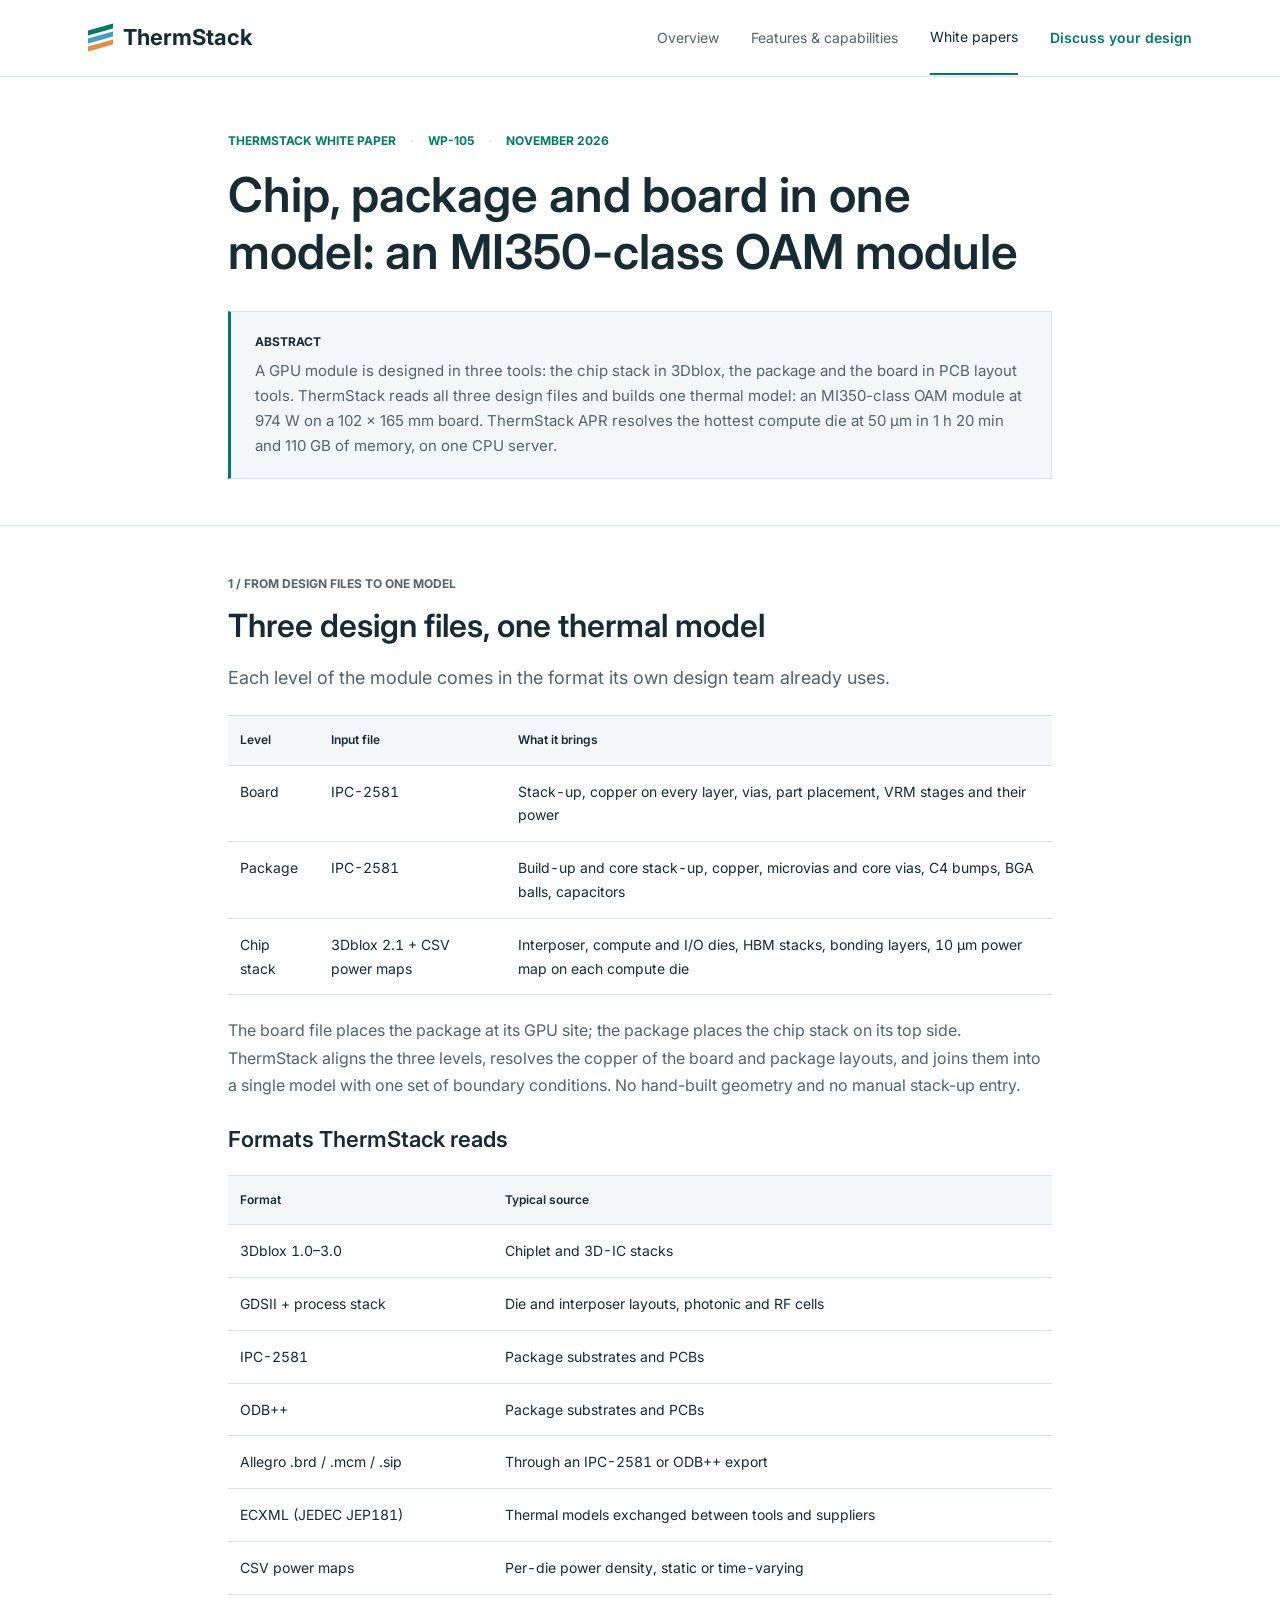
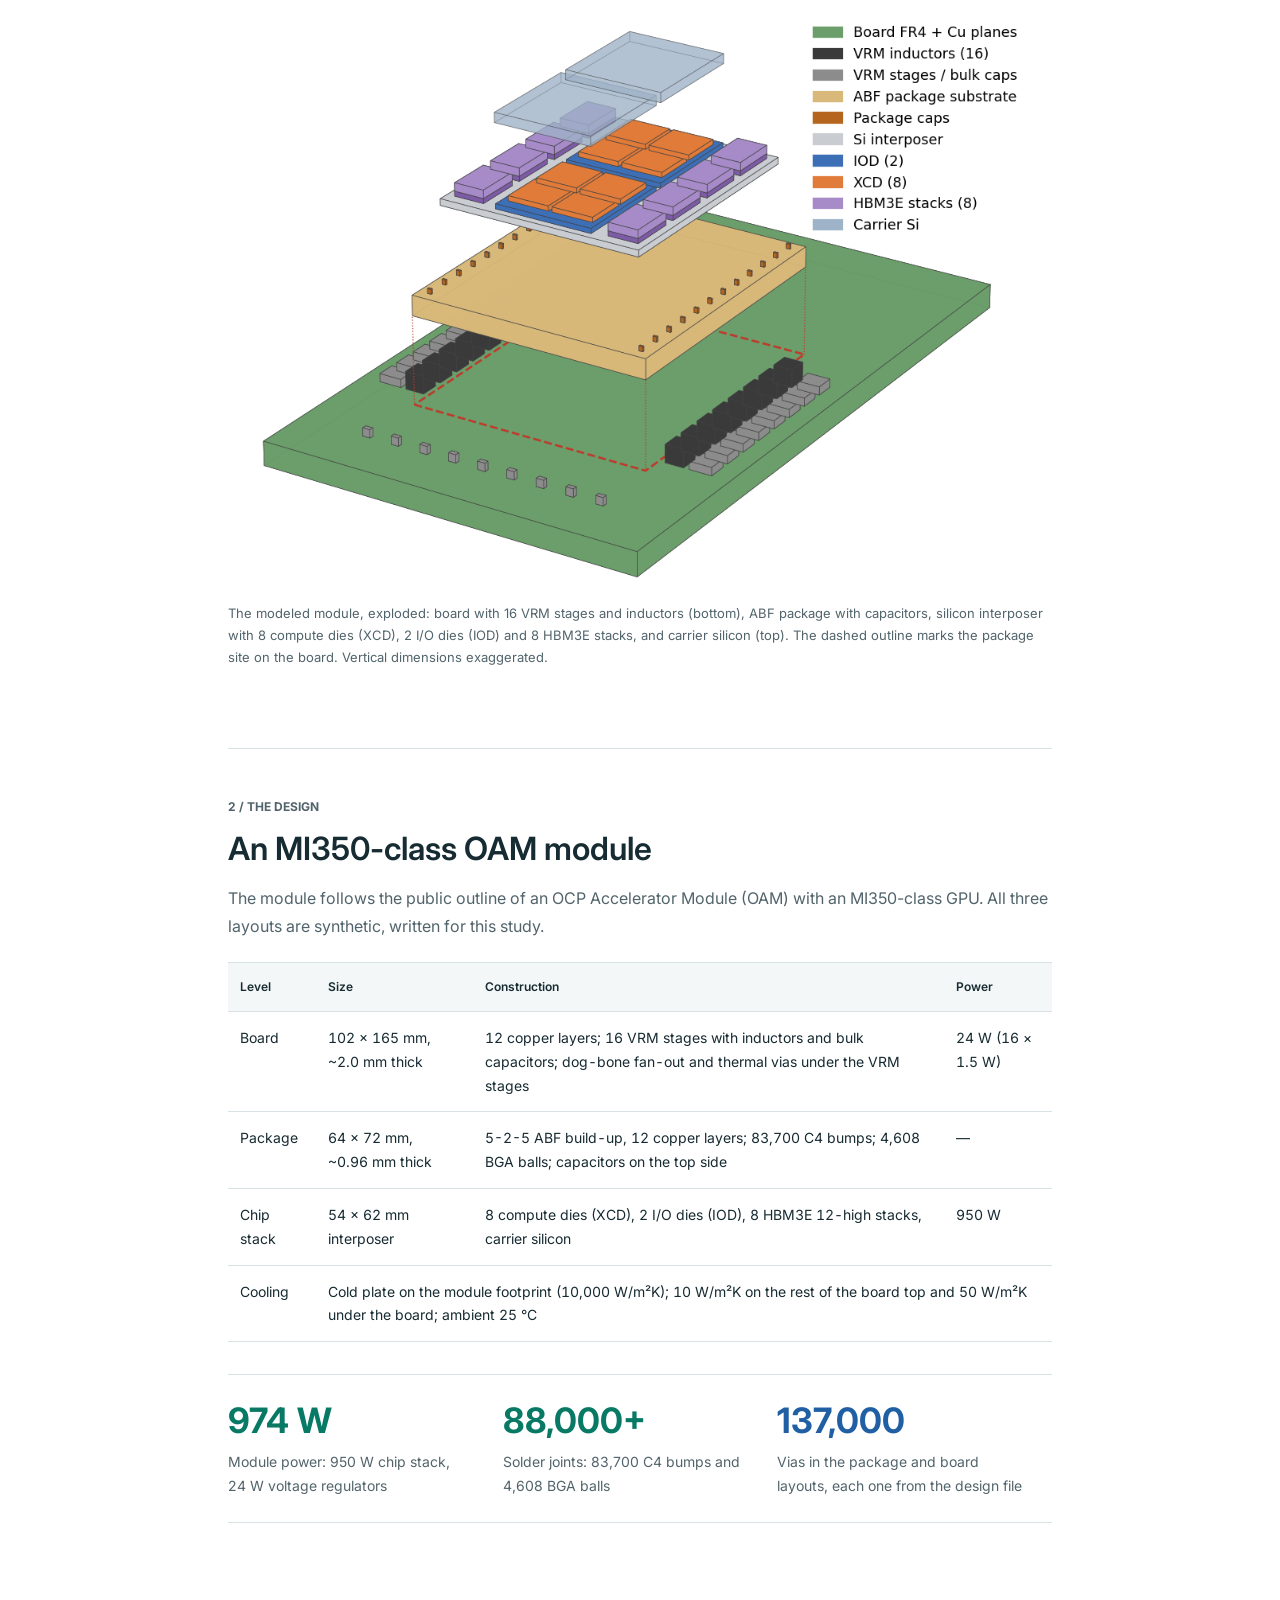
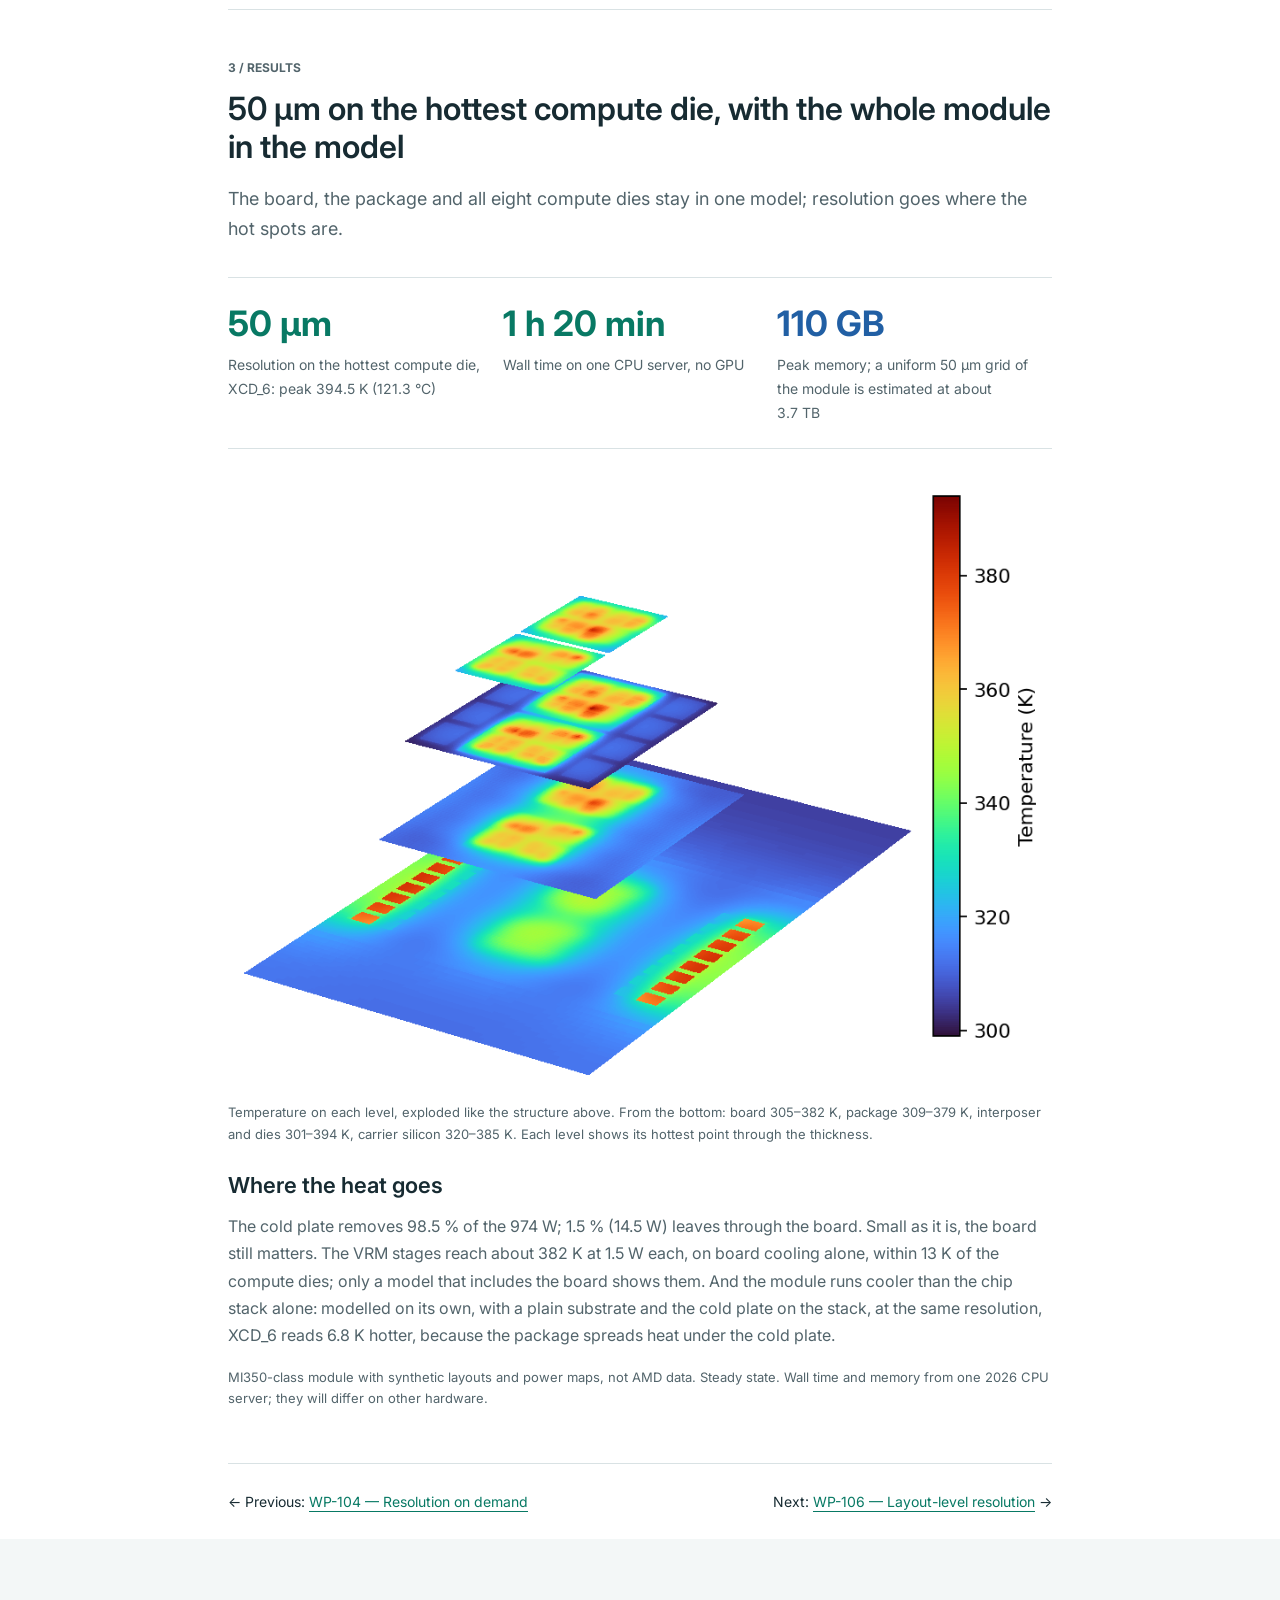
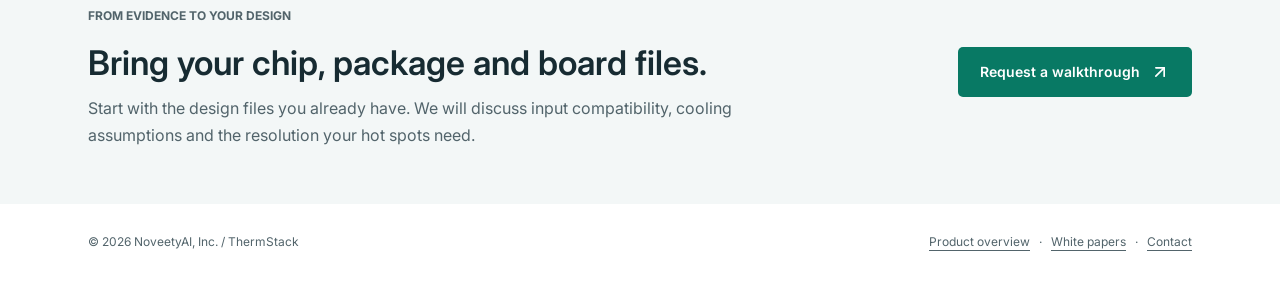
<file: whitepapers/wp-105-chip-package-board.html>
<!doctype html>
<html lang="en">
<head><meta charset="utf-8"><meta name="viewport" content="width=device-width, initial-scale=1"><title>WP-105 | Chip, package and board in one model — ThermStack white paper</title><meta name="description" content="ThermStack white paper WP-105: an MI350-class OAM module built from three design files (3Dblox chip stack, IPC-2581 package, IPC-2581 board), 974 W, with the hottest compute die resolved at 50 µm, wall time and memory."><meta property="og:title" content="ThermStack WP-105 | Chip, package and board in one model"><meta property="og:description" content="Three design files, one 974 W thermal model of an MI350-class OAM module: inputs, design specs, results, wall time and memory."><meta property="og:type" content="article"><link rel="icon" href="../assets/img/thermstack.svg" type="image/svg+xml"><link rel="preconnect" href="https://fonts.googleapis.com"><link rel="preconnect" href="https://fonts.gstatic.com" crossorigin><link href="https://fonts.googleapis.com/css2?family=Inter:wght@400;500;600;700;800&family=JetBrains+Mono:wght@400;600;700&display=swap" rel="stylesheet"><link rel="stylesheet" href="../assets/site.css"><script src="../assets/site.js" defer></script></head>
<body>
<a class="skip" href="#main">Skip to content</a>
<header class="site-header"><div class="wrap header-inner"><a class="brand" href="../index.html" aria-label="ThermStack home"><span class="brand-mark" aria-hidden="true"><i></i><i></i><i></i></span>ThermStack</a><button class="menu-button" aria-expanded="false" aria-controls="navigation" aria-label="Toggle navigation" title="Menu"><svg class="icon" aria-hidden="true" viewBox="0 0 24 24" fill="none" stroke="currentColor" stroke-width="2" stroke-linecap="round" stroke-linejoin="round"><path d="M4 5h16"/><path d="M4 12h16"/><path d="M4 19h16"/></svg></button><nav class="nav" id="navigation" aria-label="Main navigation"><a href="../index.html">Overview</a><a href="../index.html#capabilities">Features &amp; capabilities</a><a href="../index.html#whitepapers" aria-current="page">White papers</a><a class="contact-link" href="#contact">Discuss your design</a></nav></div></header>
<main id="main">
<section class="page-intro"><div class="wrap paper-body"><p class="paper-meta"><span>ThermStack white paper</span><span>WP-105</span><span>November 2026</span></p><h1>Chip, package and board in one model: an MI350-class OAM module</h1>
<div class="paper-abstract"><strong>Abstract</strong>A GPU module is designed in three tools: the chip stack in 3Dblox, the package and the board in PCB layout tools. ThermStack reads all three design files and builds one thermal model: an MI350-class OAM module at 974&nbsp;W on a 102 &times; 165&nbsp;mm board. ThermStack APR resolves the hottest compute die at 50&nbsp;&micro;m in 1&nbsp;h&nbsp;20&nbsp;min and 110&nbsp;GB of memory, on one CPU server.</div></div></section>
<div class="wrap paper-body">
<section class="feature-section" id="inputs"><p class="feature-number">1 / FROM DESIGN FILES TO ONE MODEL</p><h2>Three design files, one thermal model</h2><p class="intro-copy">Each level of the module comes in the format its own design team already uses.</p>
<div class="table-wrap"><table><thead><tr><th>Level</th><th>Input file</th><th>What it brings</th></tr></thead><tbody>
<tr><td>Board</td><td>IPC-2581</td><td>Stack-up, copper on every layer, vias, part placement, VRM stages and their power</td></tr>
<tr><td>Package</td><td>IPC-2581</td><td>Build-up and core stack-up, copper, microvias and core vias, C4 bumps, BGA balls, capacitors</td></tr>
<tr><td>Chip stack</td><td>3Dblox 2.1 + CSV power maps</td><td>Interposer, compute and I/O dies, HBM stacks, bonding layers, 10&nbsp;&micro;m power map on each compute die</td></tr>
</tbody></table></div>
<p>The board file places the package at its GPU site; the package places the chip stack on its top side. ThermStack aligns the three levels, resolves the copper of the board and package layouts, and joins them into a single model with one set of boundary conditions. No hand-built geometry and no manual stack-up entry.</p>
<h3>Formats ThermStack reads</h3>
<div class="table-wrap"><table><thead><tr><th>Format</th><th>Typical source</th></tr></thead><tbody>
<tr><td>3Dblox 1.0&ndash;3.0</td><td>Chiplet and 3D-IC stacks</td></tr>
<tr><td>GDSII + process stack</td><td>Die and interposer layouts, photonic and RF cells</td></tr>
<tr><td>IPC-2581</td><td>Package substrates and PCBs</td></tr>
<tr><td>ODB++</td><td>Package substrates and PCBs</td></tr>
<tr><td>Allegro .brd / .mcm / .sip</td><td>Through an IPC-2581 or ODB++ export</td></tr>
<tr><td>ECXML (JEDEC JEP181)</td><td>Thermal models exchanged between tools and suppliers</td></tr>
<tr><td>CSV power maps</td><td>Per-die power density, static or time-varying</td></tr>
</tbody></table></div>
<figure class="figure"><button class="image-open" aria-label="Enlarge exploded structure of the OAM module" title="Enlarge image"><img src="../assets/figs/oam/oam_structure_3d.png" alt="Exploded 3D view of the OAM module: board with VRM stages and inductors, ABF package substrate with capacitors, silicon interposer with eight compute dies, two I/O dies and eight HBM3E stacks, and the carrier silicon on top" loading="lazy" width="980" height="715" style="max-width:780px;margin-inline:auto"></button><figcaption>The modeled module, exploded: board with 16 VRM stages and inductors (bottom), ABF package with capacitors, silicon interposer with 8 compute dies (XCD), 2 I/O dies (IOD) and 8 HBM3E stacks, and carrier silicon (top). The dashed outline marks the package site on the board. Vertical dimensions exaggerated.</figcaption></figure>
</section>
<section class="feature-section" id="design"><p class="feature-number">2 / THE DESIGN</p><h2>An MI350-class OAM module</h2><p>The module follows the public outline of an OCP Accelerator Module (OAM) with an MI350-class GPU. All three layouts are synthetic, written for this study.</p>
<div class="table-wrap"><table><thead><tr><th>Level</th><th>Size</th><th>Construction</th><th>Power</th></tr></thead><tbody>
<tr><td>Board</td><td>102 &times; 165&nbsp;mm, ~2.0&nbsp;mm thick</td><td>12 copper layers; 16 VRM stages with inductors and bulk capacitors; dog-bone fan-out and thermal vias under the VRM stages</td><td>24&nbsp;W (16 &times; 1.5&nbsp;W)</td></tr>
<tr><td>Package</td><td>64 &times; 72&nbsp;mm, ~0.96&nbsp;mm thick</td><td>5-2-5 ABF build-up, 12 copper layers; 83,700 C4 bumps; 4,608 BGA balls; capacitors on the top side</td><td>&mdash;</td></tr>
<tr><td>Chip stack</td><td>54 &times; 62&nbsp;mm interposer</td><td>8 compute dies (XCD), 2 I/O dies (IOD), 8 HBM3E 12-high stacks, carrier silicon</td><td>950&nbsp;W</td></tr>
<tr><td>Cooling</td><td colspan="3">Cold plate on the module footprint (10,000&nbsp;W/m&sup2;K); 10&nbsp;W/m&sup2;K on the rest of the board top and 50&nbsp;W/m&sup2;K under the board; ambient 25&nbsp;&deg;C</td></tr>
</tbody></table></div>
<div class="evidence"><div><strong>974 W</strong><span>Module power: 950&nbsp;W chip stack, 24&nbsp;W voltage regulators</span></div><div><strong>88,000+</strong><span>Solder joints: 83,700 C4 bumps and 4,608 BGA balls</span></div><div><strong class="blue">137,000</strong><span>Vias in the package and board layouts, each one from the design file</span></div></div>
</section>
<section class="feature-section" id="results"><p class="feature-number">3 / RESULTS</p><h2>50 &micro;m on the hottest compute die, with the whole module in the model</h2><p class="intro-copy">The board, the package and all eight compute dies stay in one model; resolution goes where the hot spots are.</p>
<div class="evidence"><div><strong>50 &micro;m</strong><span>Resolution on the hottest compute die, XCD_6: peak 394.5&nbsp;K (121.3&nbsp;&deg;C)</span></div><div><strong>1 h 20 min</strong><span>Wall time on one CPU server, no GPU</span></div><div><strong class="blue">110 GB</strong><span>Peak memory; a uniform 50&nbsp;&micro;m grid of the module is estimated at about 3.7&nbsp;TB</span></div></div>
<figure class="figure"><button class="image-open" aria-label="Enlarge temperature of each module level" title="Enlarge image"><img src="../assets/figs/oam/oam_temperature_3d.png" alt="Exploded 3D temperature view of the OAM module: board with hot VRM rows, package, interposer with the compute-die hot spots, and carrier silicon" loading="lazy" width="927" height="687" style="max-width:820px;margin-inline:auto"></button><figcaption>Temperature on each level, exploded like the structure above. From the bottom: board 305&ndash;382&nbsp;K, package 309&ndash;379&nbsp;K, interposer and dies 301&ndash;394&nbsp;K, carrier silicon 320&ndash;385&nbsp;K. Each level shows its hottest point through the thickness.</figcaption></figure>
<h3>Where the heat goes</h3>
<p>The cold plate removes 98.5&nbsp;% of the 974&nbsp;W; 1.5&nbsp;% (14.5&nbsp;W) leaves through the board. Small as it is, the board still matters. The VRM stages reach about 382&nbsp;K at 1.5&nbsp;W each, on board cooling alone, within 13&nbsp;K of the compute dies; only a model that includes the board shows them. And the module runs cooler than the chip stack alone: modelled on its own, with a plain substrate and the cold plate on the stack, at the same resolution, XCD_6 reads 6.8&nbsp;K hotter, because the package spreads heat under the cold plate.</p>
<p class="note">MI350-class module with synthetic layouts and power maps, not AMD data. Steady state. Wall time and memory from one 2026 CPU server; they will differ on other hardware.</p>
</section>
<nav class="paper-nav" aria-label="White paper series"><span>&larr; Previous: <a href="wp-104-resolution-on-demand.html">WP-104 — Resolution on demand</a></span><span>Next: <a href="wp-106-layout-level-resolution.html">WP-106 — Layout-level resolution</a> &rarr;</span></nav>
</div>
<section class="contact-band" id="contact"><div class="wrap contact-inner"><div><p class="eyebrow">From evidence to your design</p><h2>Bring your chip, package and board files.</h2><p>Start with the design files you already have. We will discuss input compatibility, cooling assumptions and the resolution your hot spots need.</p></div><a class="button" href="mailto:noveetyai@noveetymanagement.com?subject=ThermStack%20design%20discussion%20(WP-105)">Request a walkthrough <svg class="icon" aria-hidden="true" viewBox="0 0 24 24" fill="none" stroke="currentColor" stroke-width="2" stroke-linecap="round" stroke-linejoin="round"><path d="M7 7h10v10"/><path d="M7 17 17 7"/></svg></a></div></section>
</main>
<footer><div class="wrap footer-inner"><span>&copy; 2026 NoveetyAI, Inc. / ThermStack</span><span><a href="../index.html">Product overview</a> &nbsp; &middot; &nbsp; <a href="../index.html#whitepapers">White papers</a> &nbsp; &middot; &nbsp; <a href="mailto:noveetyai@noveetymanagement.com">Contact</a></span></div></footer>
<dialog class="lightbox" aria-label="Expanded analysis figure"><button class="close-button" aria-label="Close image" title="Close"><svg class="icon" aria-hidden="true" viewBox="0 0 24 24" fill="none" stroke="currentColor" stroke-width="2" stroke-linecap="round" stroke-linejoin="round"><path d="M18 6 6 18"/><path d="m6 6 12 12"/></svg></button><img alt=""><p></p></dialog>
</body></html>
</file>
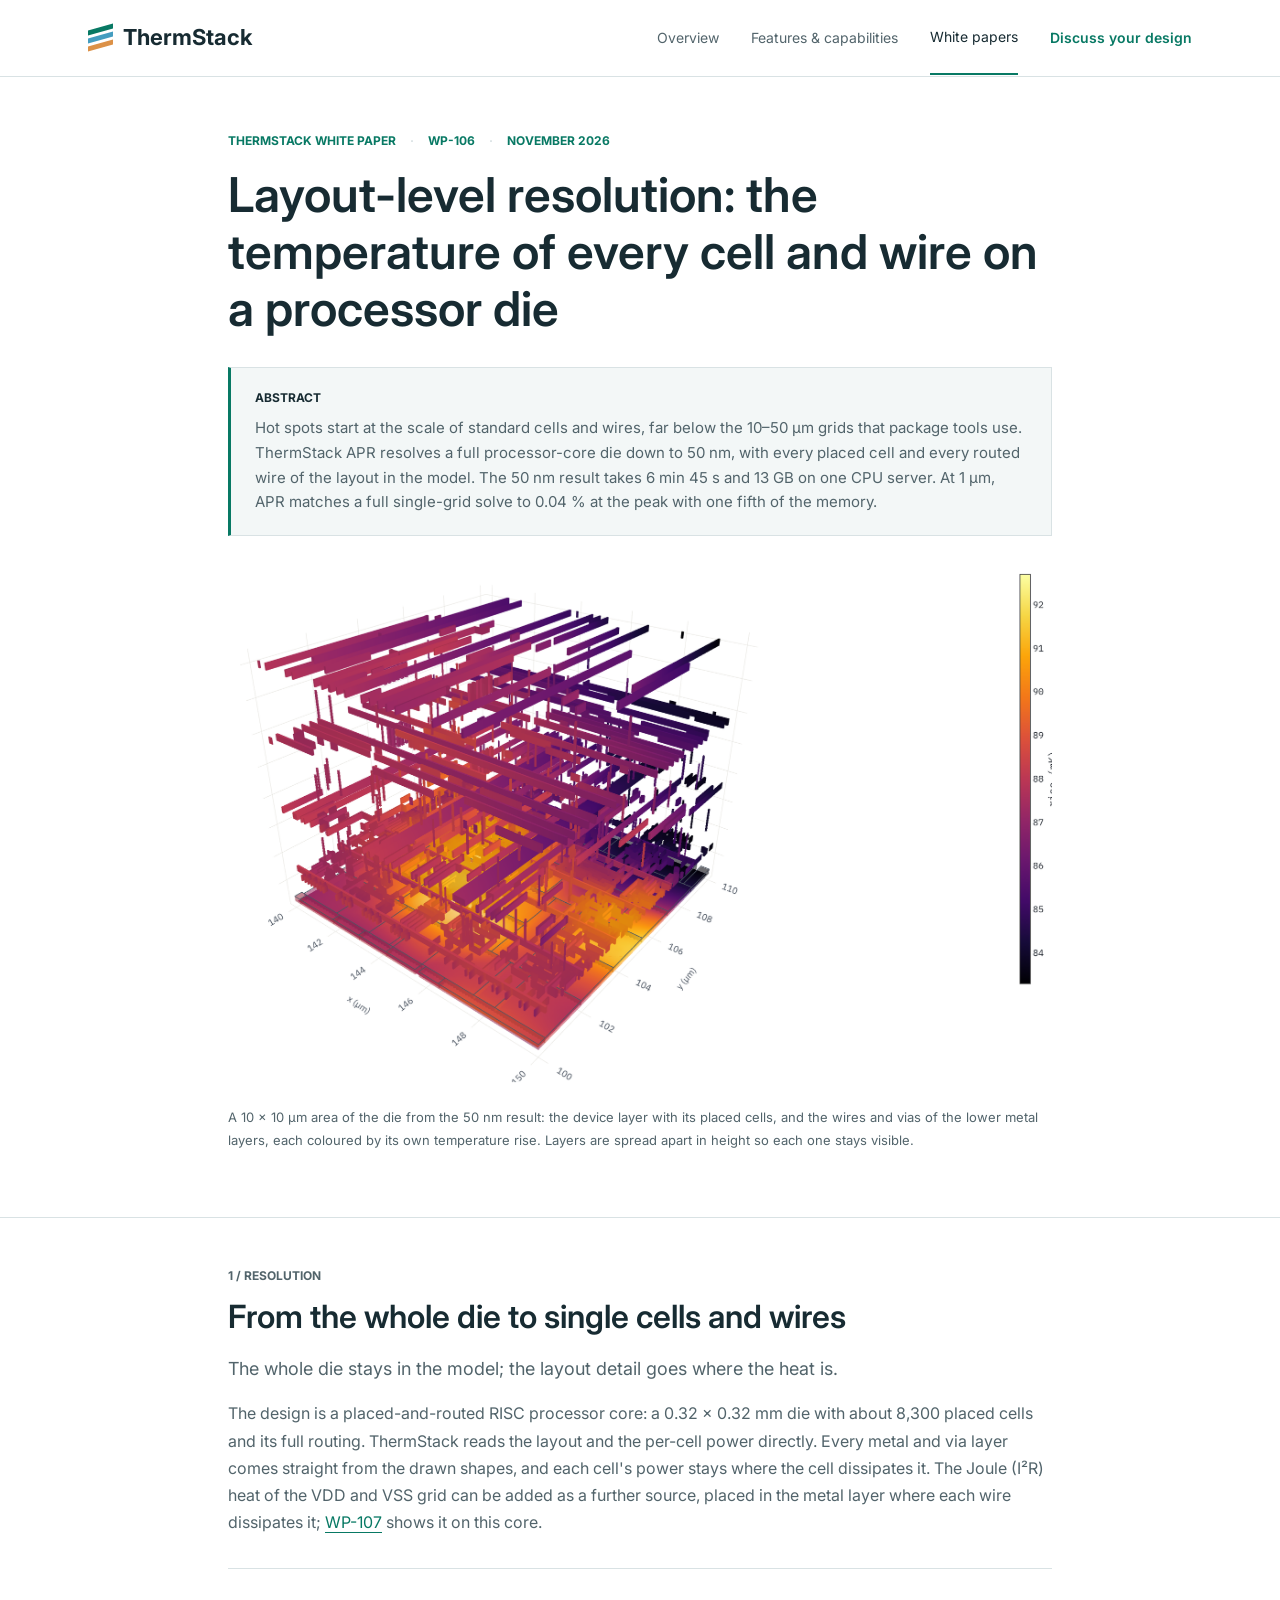
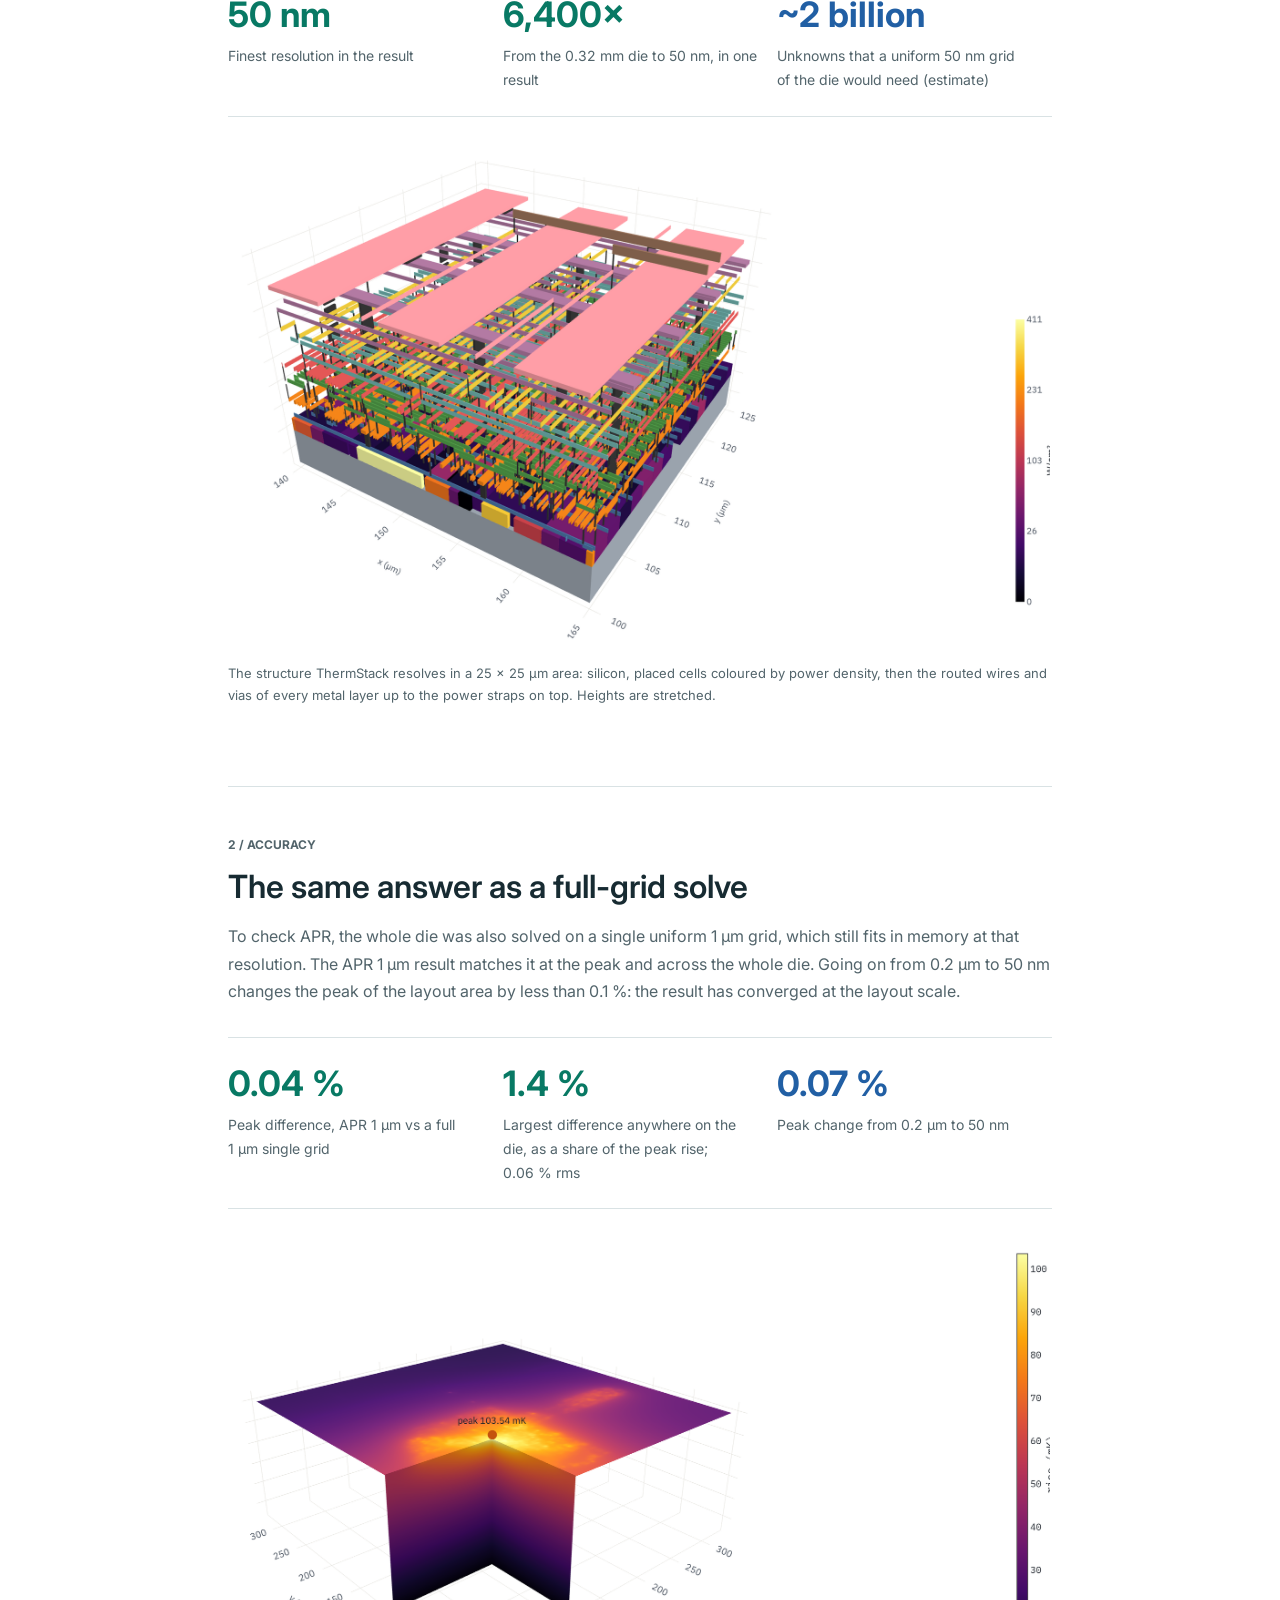
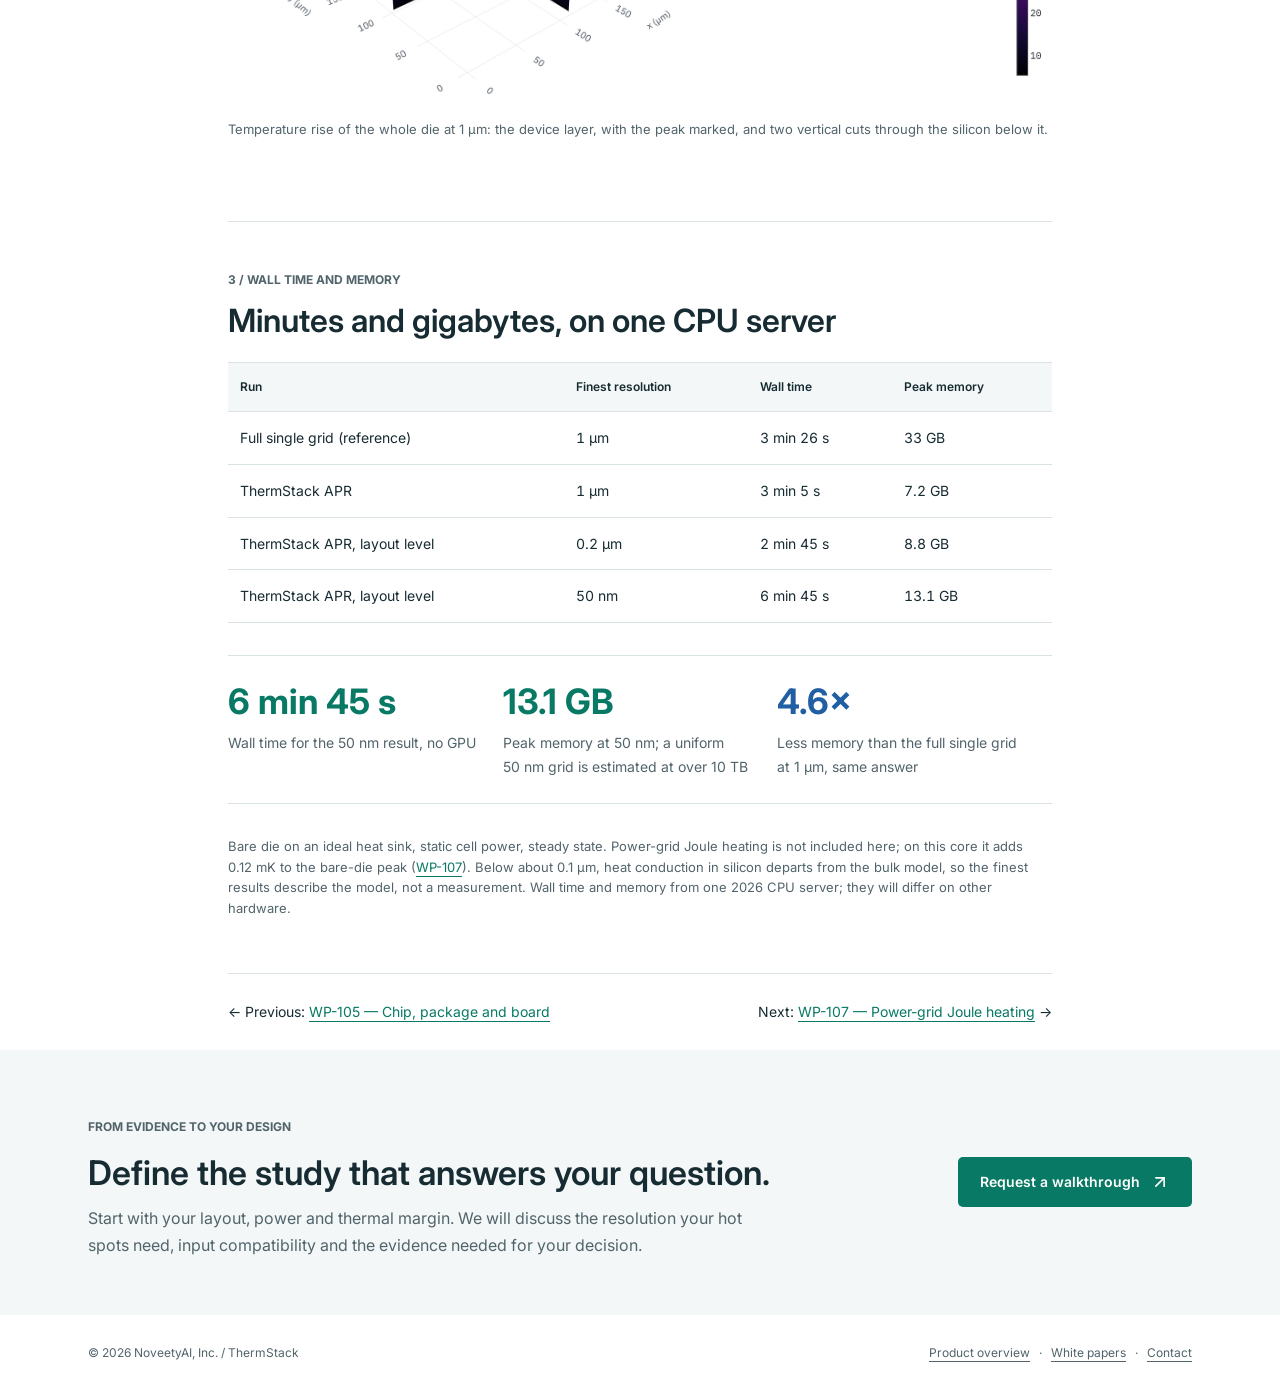
<file: whitepapers/wp-106-layout-level-resolution.html>
<!doctype html>
<html lang="en">
<head><meta charset="utf-8"><meta name="viewport" content="width=device-width, initial-scale=1"><title>WP-106 | Layout-level resolution — ThermStack white paper</title><meta name="description" content="ThermStack white paper WP-106: a full processor-core die resolved down to 50 nm, at the scale of individual cells and wires, with accuracy against a full-grid reference, wall time and memory."><meta property="og:title" content="ThermStack WP-106 | Layout-level resolution"><meta property="og:description" content="Temperature of individual cells and wires on a full processor-core die: 50 nm resolution in under 7 minutes and 13 GB."><meta property="og:type" content="article"><link rel="icon" href="../assets/img/thermstack.svg" type="image/svg+xml"><link rel="preconnect" href="https://fonts.googleapis.com"><link rel="preconnect" href="https://fonts.gstatic.com" crossorigin><link href="https://fonts.googleapis.com/css2?family=Inter:wght@400;500;600;700;800&family=JetBrains+Mono:wght@400;600;700&display=swap" rel="stylesheet"><link rel="stylesheet" href="../assets/site.css"><script src="../assets/site.js" defer></script></head>
<body>
<a class="skip" href="#main">Skip to content</a>
<header class="site-header"><div class="wrap header-inner"><a class="brand" href="../index.html" aria-label="ThermStack home"><span class="brand-mark" aria-hidden="true"><i></i><i></i><i></i></span>ThermStack</a><button class="menu-button" aria-expanded="false" aria-controls="navigation" aria-label="Toggle navigation" title="Menu"><svg class="icon" aria-hidden="true" viewBox="0 0 24 24" fill="none" stroke="currentColor" stroke-width="2" stroke-linecap="round" stroke-linejoin="round"><path d="M4 5h16"/><path d="M4 12h16"/><path d="M4 19h16"/></svg></button><nav class="nav" id="navigation" aria-label="Main navigation"><a href="../index.html">Overview</a><a href="../index.html#capabilities">Features &amp; capabilities</a><a href="../index.html#whitepapers" aria-current="page">White papers</a><a class="contact-link" href="#contact">Discuss your design</a></nav></div></header>
<main id="main">
<section class="page-intro"><div class="wrap paper-body"><p class="paper-meta"><span>ThermStack white paper</span><span>WP-106</span><span>November 2026</span></p><h1>Layout-level resolution: the temperature of every cell and wire on a processor die</h1>
<div class="paper-abstract"><strong>Abstract</strong>Hot spots start at the scale of standard cells and wires, far below the 10&ndash;50&nbsp;&micro;m grids that package tools use. ThermStack APR resolves a full processor-core die down to 50&nbsp;nm, with every placed cell and every routed wire of the layout in the model. The 50&nbsp;nm result takes 6 min 45 s and 13&nbsp;GB on one CPU server. At 1&nbsp;&micro;m, APR matches a full single-grid solve to 0.04&nbsp;% at the peak with one fifth of the memory.</div>
<figure class="figure paper-hero"><button class="image-open" aria-label="Enlarge 3D temperature of cells and wires" title="Enlarge image"><img src="../assets/figs/risc/risc_layout_temperature_3d.png" alt="3D view of a 10 by 10 micrometre area of the processor die: the device layer and the placed cells at the bottom, and the routed wires and vias of the lower metal layers above, each coloured by its own temperature rise" width="1800" height="1163"></button><figcaption>A 10 &times; 10&nbsp;&micro;m area of the die from the 50&nbsp;nm result: the device layer with its placed cells, and the wires and vias of the lower metal layers, each coloured by its own temperature rise. Layers are spread apart in height so each one stays visible.</figcaption></figure>
</div></section>
<div class="wrap paper-body">
<section class="feature-section" id="resolution"><p class="feature-number">1 / RESOLUTION</p><h2>From the whole die to single cells and wires</h2><p class="intro-copy">The whole die stays in the model; the layout detail goes where the heat is.</p><p>The design is a placed-and-routed RISC processor core: a 0.32 &times; 0.32&nbsp;mm die with about 8,300 placed cells and its full routing. ThermStack reads the layout and the per-cell power directly. Every metal and via layer comes straight from the drawn shapes, and each cell's power stays where the cell dissipates it. The Joule (I&sup2;R) heat of the VDD and VSS grid can be added as a further source, placed in the metal layer where each wire dissipates it; <a href="wp-107-power-grid-joule-heating.html">WP-107</a> shows it on this core.</p>
<div class="evidence"><div><strong>50 nm</strong><span>Finest resolution in the result</span></div><div><strong>6,400&times;</strong><span>From the 0.32&nbsp;mm die to 50&nbsp;nm, in one result</span></div><div><strong class="blue">~2 billion</strong><span>Unknowns that a uniform 50&nbsp;nm grid of the die would need (estimate)</span></div></div>
<figure class="figure"><button class="image-open" aria-label="Enlarge 3D structure of the layout window" title="Enlarge image"><img src="../assets/figs/risc/risc_layout_structure_3d.png" alt="3D structure of a 25 by 25 micrometre area of the die: silicon at the bottom, placed cells coloured by power density, then the routed wires of each metal layer and the wide power straps on top" loading="lazy" width="1800" height="1100" style="max-width:820px;margin-inline:auto"></button><figcaption>The structure ThermStack resolves in a 25 &times; 25&nbsp;&micro;m area: silicon, placed cells coloured by power density, then the routed wires and vias of every metal layer up to the power straps on top. Heights are stretched.</figcaption></figure>
</section>
<section class="feature-section" id="accuracy"><p class="feature-number">2 / ACCURACY</p><h2>The same answer as a full-grid solve</h2><p>To check APR, the whole die was also solved on a single uniform 1&nbsp;&micro;m grid, which still fits in memory at that resolution. The APR 1&nbsp;&micro;m result matches it at the peak and across the whole die. Going on from 0.2&nbsp;&micro;m to 50&nbsp;nm changes the peak of the layout area by less than 0.1&nbsp;%: the result has converged at the layout scale.</p>
<div class="evidence"><div><strong>0.04 %</strong><span>Peak difference, APR 1&nbsp;&micro;m vs a full 1&nbsp;&micro;m single grid</span></div><div><strong>1.4 %</strong><span>Largest difference anywhere on the die, as a share of the peak rise; 0.06&nbsp;% rms</span></div><div><strong class="blue">0.07 %</strong><span>Peak change from 0.2&nbsp;&micro;m to 50&nbsp;nm</span></div></div>
<figure class="figure"><button class="image-open" aria-label="Enlarge die temperature" title="Enlarge image"><img src="../assets/figs/risc/risc_die_temperature_3d.png" alt="3D view of the whole die temperature: the device-layer surface with the hot region marked at its peak, and two vertical cuts through the silicon below it" loading="lazy" width="1800" height="1021" style="max-width:820px;margin-inline:auto"></button><figcaption>Temperature rise of the whole die at 1&nbsp;&micro;m: the device layer, with the peak marked, and two vertical cuts through the silicon below it.</figcaption></figure>
</section>
<section class="feature-section" id="cost"><p class="feature-number">3 / WALL TIME AND MEMORY</p><h2>Minutes and gigabytes, on one CPU server</h2>
<div class="table-wrap"><table><thead><tr><th>Run</th><th>Finest resolution</th><th>Wall time</th><th>Peak memory</th></tr></thead><tbody>
<tr><td>Full single grid (reference)</td><td>1&nbsp;&micro;m</td><td>3 min 26 s</td><td>33&nbsp;GB</td></tr>
<tr><td>ThermStack APR</td><td>1&nbsp;&micro;m</td><td>3 min 5 s</td><td>7.2&nbsp;GB</td></tr>
<tr><td>ThermStack APR, layout level</td><td>0.2&nbsp;&micro;m</td><td>2 min 45 s</td><td>8.8&nbsp;GB</td></tr>
<tr><td>ThermStack APR, layout level</td><td>50&nbsp;nm</td><td>6 min 45 s</td><td>13.1&nbsp;GB</td></tr>
</tbody></table></div>
<div class="evidence"><div><strong>6 min 45 s</strong><span>Wall time for the 50&nbsp;nm result, no GPU</span></div><div><strong>13.1 GB</strong><span>Peak memory at 50&nbsp;nm; a uniform 50&nbsp;nm grid is estimated at over 10&nbsp;TB</span></div><div><strong class="blue">4.6&times;</strong><span>Less memory than the full single grid at 1&nbsp;&micro;m, same answer</span></div></div>
<p class="note">Bare die on an ideal heat sink, static cell power, steady state. Power-grid Joule heating is not included here; on this core it adds 0.12&nbsp;mK to the bare-die peak (<a href="wp-107-power-grid-joule-heating.html">WP-107</a>). Below about 0.1&nbsp;&micro;m, heat conduction in silicon departs from the bulk model, so the finest results describe the model, not a measurement. Wall time and memory from one 2026 CPU server; they will differ on other hardware.</p>
</section>
<nav class="paper-nav" aria-label="White paper series"><span>&larr; Previous: <a href="wp-105-chip-package-board.html">WP-105 — Chip, package and board</a></span><span>Next: <a href="wp-107-power-grid-joule-heating.html">WP-107 — Power-grid Joule heating</a> &rarr;</span></nav>
</div>
<section class="contact-band" id="contact"><div class="wrap contact-inner"><div><p class="eyebrow">From evidence to your design</p><h2>Define the study that answers your question.</h2><p>Start with your layout, power and thermal margin. We will discuss the resolution your hot spots need, input compatibility and the evidence needed for your decision.</p></div><a class="button" href="mailto:noveetyai@noveetymanagement.com?subject=ThermStack%20design%20discussion%20(WP-106)">Request a walkthrough <svg class="icon" aria-hidden="true" viewBox="0 0 24 24" fill="none" stroke="currentColor" stroke-width="2" stroke-linecap="round" stroke-linejoin="round"><path d="M7 7h10v10"/><path d="M7 17 17 7"/></svg></a></div></section>
</main>
<footer><div class="wrap footer-inner"><span>&copy; 2026 NoveetyAI, Inc. / ThermStack</span><span><a href="../index.html">Product overview</a> &nbsp; &middot; &nbsp; <a href="../index.html#whitepapers">White papers</a> &nbsp; &middot; &nbsp; <a href="mailto:noveetyai@noveetymanagement.com">Contact</a></span></div></footer>
<dialog class="lightbox" aria-label="Expanded analysis figure"><button class="close-button" aria-label="Close image" title="Close"><svg class="icon" aria-hidden="true" viewBox="0 0 24 24" fill="none" stroke="currentColor" stroke-width="2" stroke-linecap="round" stroke-linejoin="round"><path d="M18 6 6 18"/><path d="m6 6 12 12"/></svg></button><img alt=""><p></p></dialog>
</body></html>
</file>
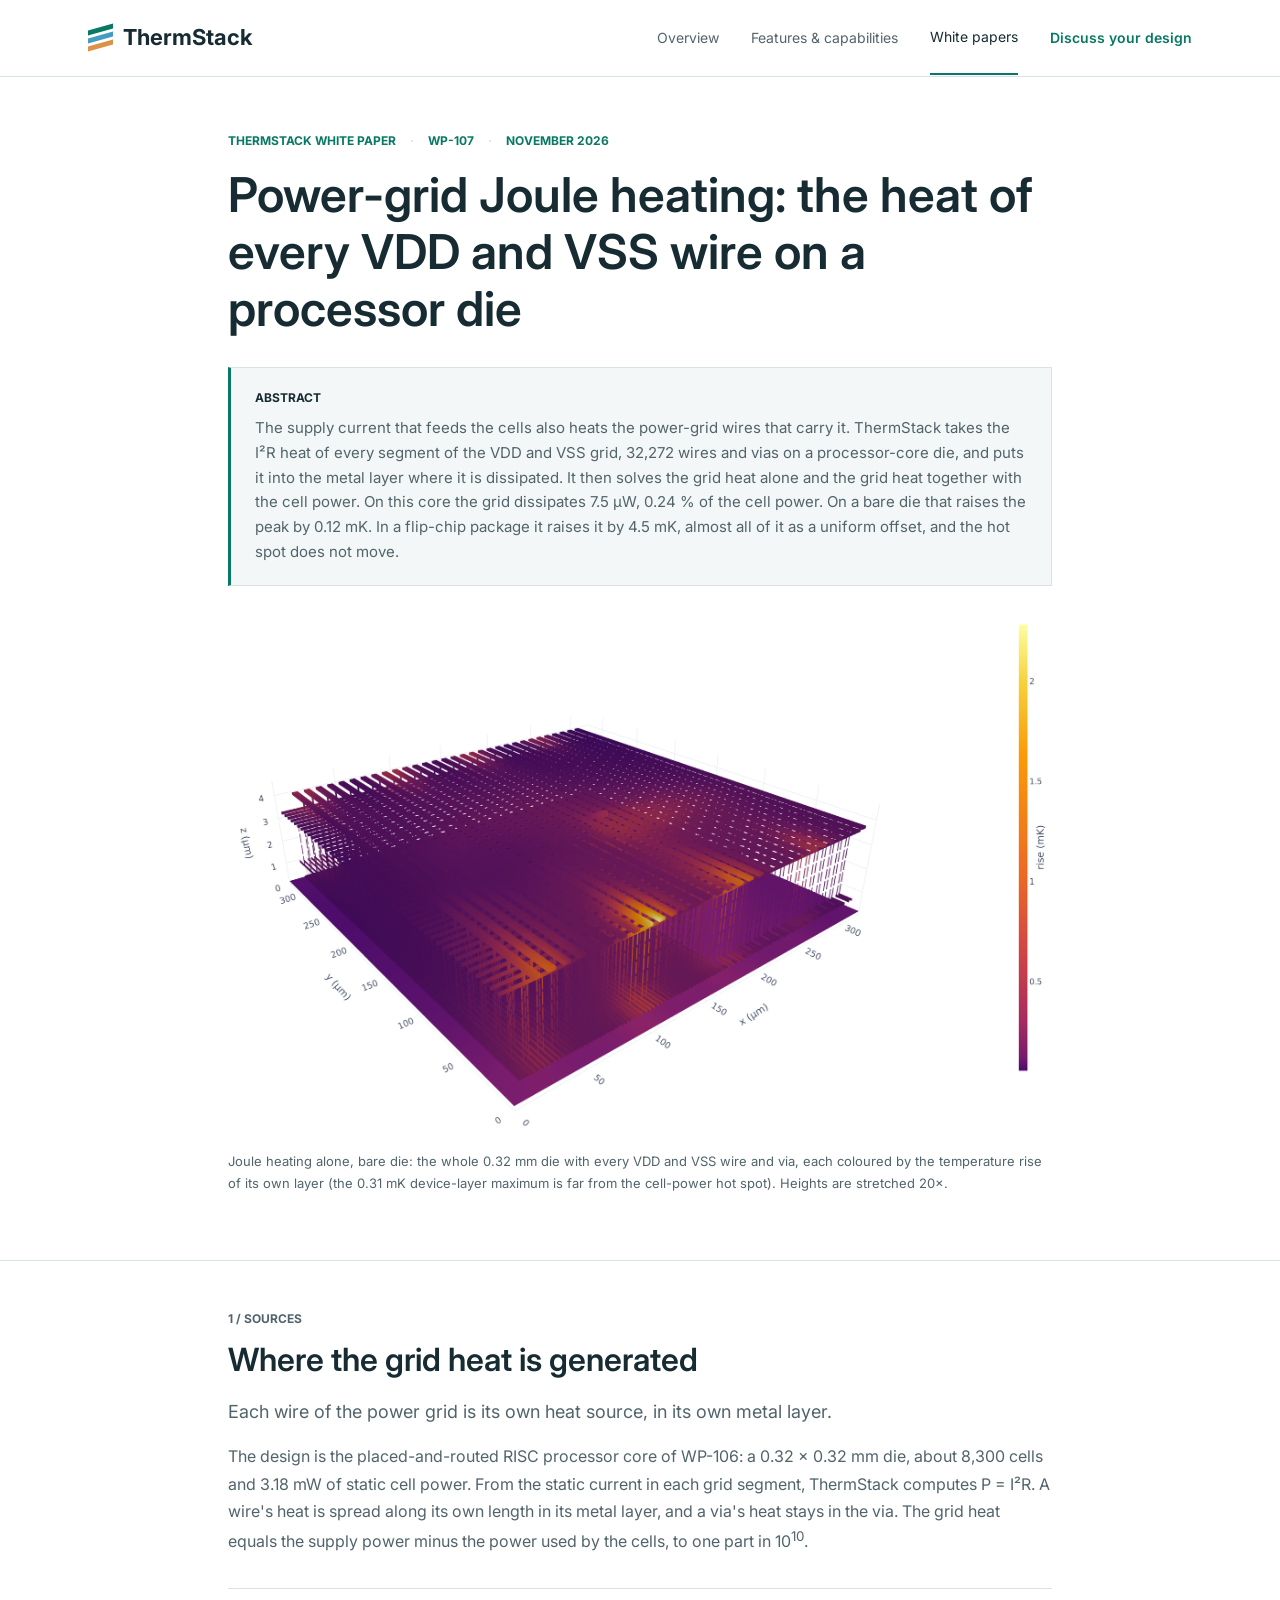
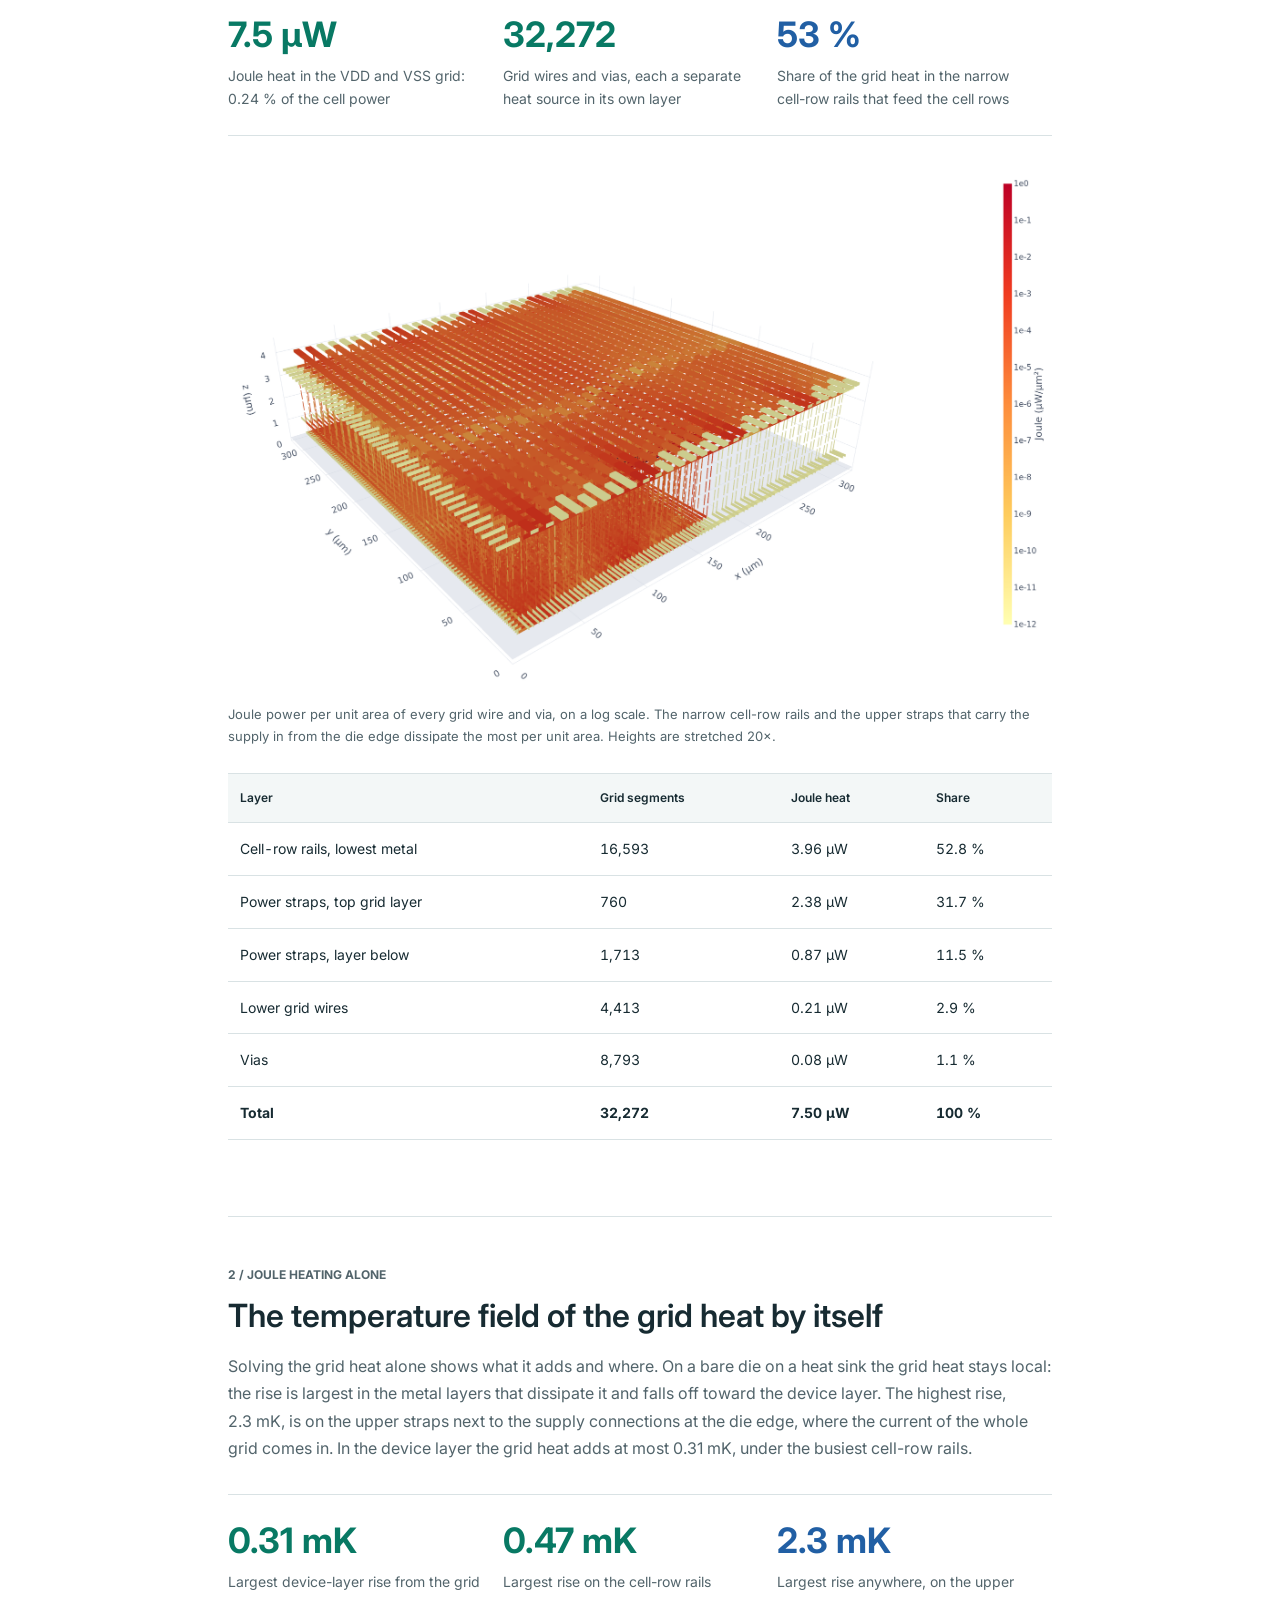
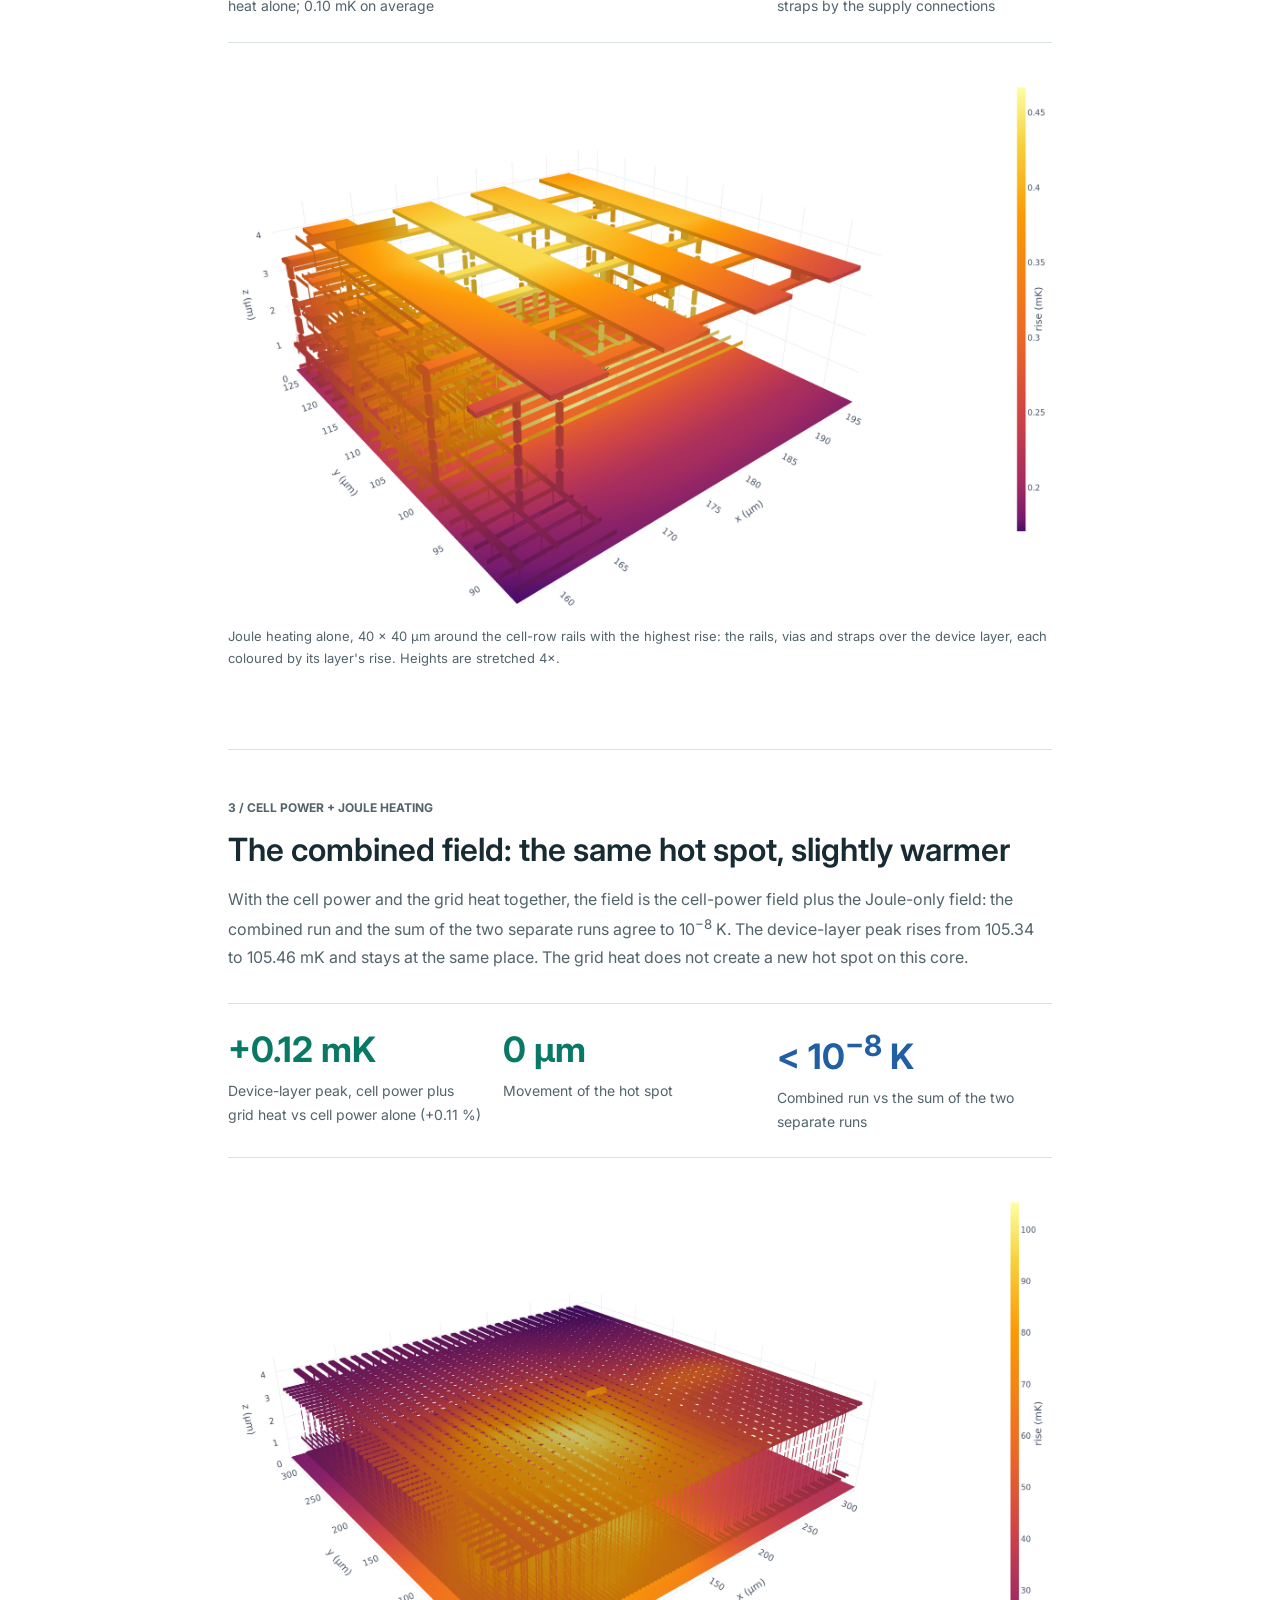
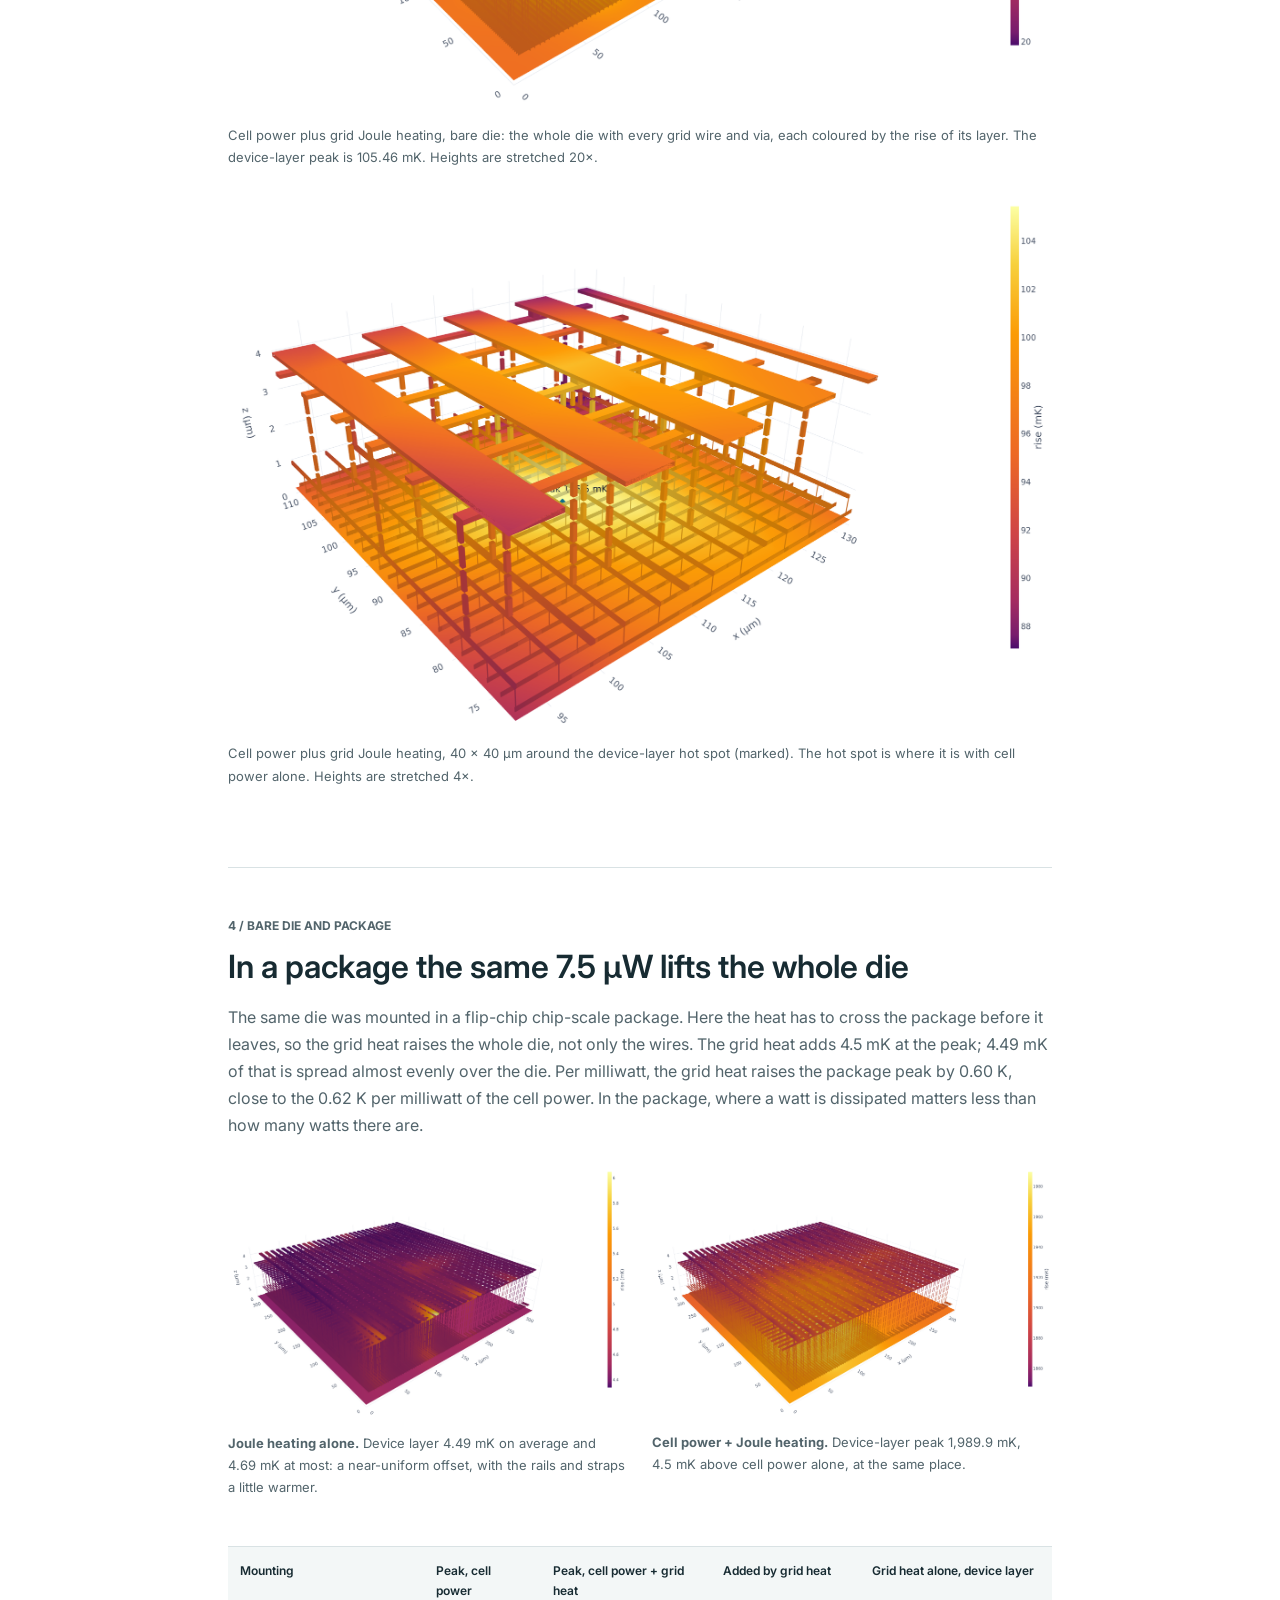
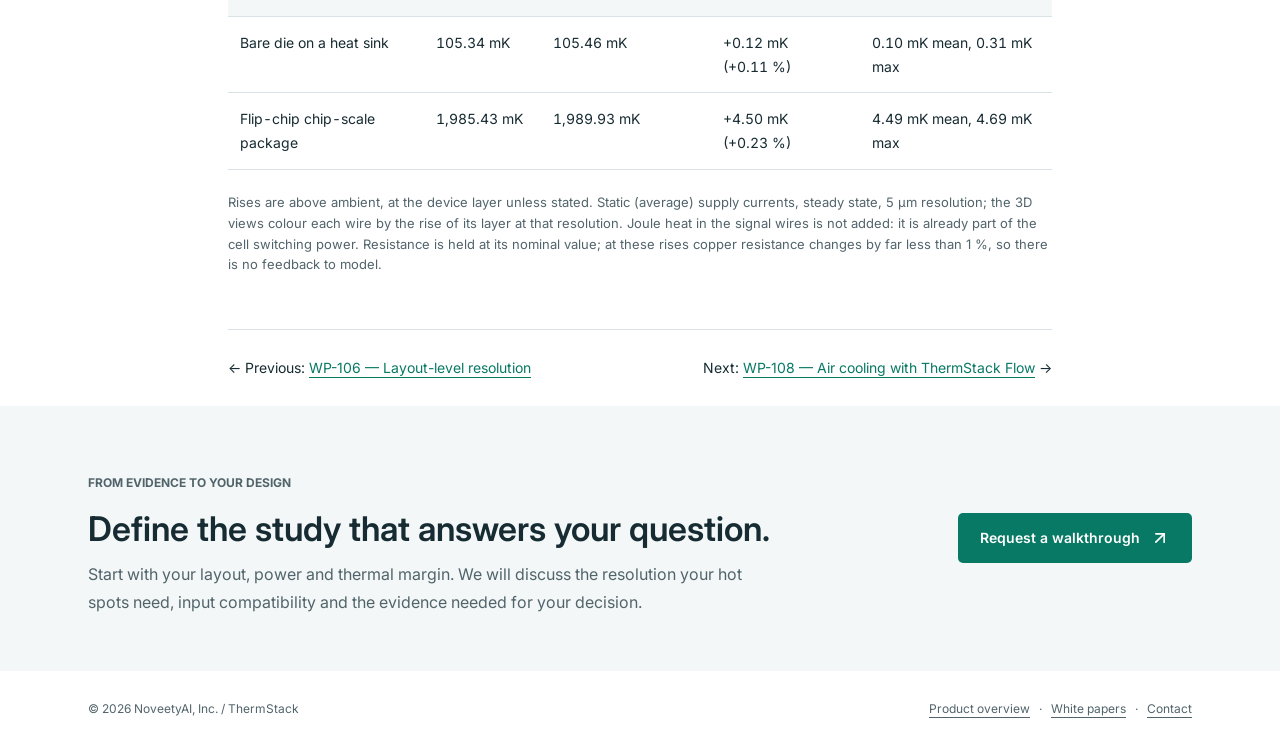
<file: whitepapers/wp-107-power-grid-joule-heating.html>
<!doctype html>
<html lang="en">
<head><meta charset="utf-8"><meta name="viewport" content="width=device-width, initial-scale=1"><title>WP-107 | Power-grid Joule heating — ThermStack white paper</title><meta name="description" content="ThermStack white paper WP-107: Joule heating of every VDD and VSS wire on a processor-core die, alone and with the cell power, on a bare die and in a flip-chip package."><meta property="og:title" content="ThermStack WP-107 | Power-grid Joule heating"><meta property="og:description" content="32,272 power-grid wires and vias as heat sources: 7.5 µW of Joule heat, +0.12 mK on a bare die, +4.5 mK in a package, same hot spot."><meta property="og:type" content="article"><link rel="icon" href="../assets/img/thermstack.svg" type="image/svg+xml"><link rel="preconnect" href="https://fonts.googleapis.com"><link rel="preconnect" href="https://fonts.gstatic.com" crossorigin><link href="https://fonts.googleapis.com/css2?family=Inter:wght@400;500;600;700;800&family=JetBrains+Mono:wght@400;600;700&display=swap" rel="stylesheet"><link rel="stylesheet" href="../assets/site.css"><script src="../assets/site.js" defer></script></head>
<body>
<a class="skip" href="#main">Skip to content</a>
<header class="site-header"><div class="wrap header-inner"><a class="brand" href="../index.html" aria-label="ThermStack home"><span class="brand-mark" aria-hidden="true"><i></i><i></i><i></i></span>ThermStack</a><button class="menu-button" aria-expanded="false" aria-controls="navigation" aria-label="Toggle navigation" title="Menu"><svg class="icon" aria-hidden="true" viewBox="0 0 24 24" fill="none" stroke="currentColor" stroke-width="2" stroke-linecap="round" stroke-linejoin="round"><path d="M4 5h16"/><path d="M4 12h16"/><path d="M4 19h16"/></svg></button><nav class="nav" id="navigation" aria-label="Main navigation"><a href="../index.html">Overview</a><a href="../index.html#capabilities">Features &amp; capabilities</a><a href="../index.html#whitepapers" aria-current="page">White papers</a><a class="contact-link" href="#contact">Discuss your design</a></nav></div></header>
<main id="main">
<section class="page-intro"><div class="wrap paper-body"><p class="paper-meta"><span>ThermStack white paper</span><span>WP-107</span><span>November 2026</span></p><h1>Power-grid Joule heating: the heat of every VDD and VSS wire on a processor die</h1>
<div class="paper-abstract"><strong>Abstract</strong>The supply current that feeds the cells also heats the power-grid wires that carry it. ThermStack takes the I&sup2;R heat of every segment of the VDD and VSS grid, 32,272 wires and vias on a processor-core die, and puts it into the metal layer where it is dissipated. It then solves the grid heat alone and the grid heat together with the cell power. On this core the grid dissipates 7.5&nbsp;&micro;W, 0.24&nbsp;% of the cell power. On a bare die that raises the peak by 0.12&nbsp;mK. In a flip-chip package it raises it by 4.5&nbsp;mK, almost all of it as a uniform offset, and the hot spot does not move.</div>
<figure class="figure paper-hero"><button class="image-open" aria-label="Enlarge 3D temperature rise from grid Joule heating alone" title="Enlarge image"><img src="../assets/figs/joule/joule_die_rise_3d.png" alt="3D view of the whole processor-core die with only the power-grid Joule heat switched on: the device layer at the bottom, the narrow cell-row rails and the wide upper straps above it, each coloured by its own temperature rise, with the warmest straps and rails in the middle of the die" width="1800" height="1149"></button><figcaption>Joule heating alone, bare die: the whole 0.32&nbsp;mm die with every VDD and VSS wire and via, each coloured by the temperature rise of its own layer (the 0.31&nbsp;mK device-layer maximum is far from the cell-power hot spot). Heights are stretched 20&times;.</figcaption></figure>
</div></section>
<div class="wrap paper-body">
<section class="feature-section" id="sources"><p class="feature-number">1 / SOURCES</p><h2>Where the grid heat is generated</h2><p class="intro-copy">Each wire of the power grid is its own heat source, in its own metal layer.</p><p>The design is the placed-and-routed RISC processor core of WP-106: a 0.32 &times; 0.32&nbsp;mm die, about 8,300 cells and 3.18&nbsp;mW of static cell power. From the static current in each grid segment, ThermStack computes P&nbsp;=&nbsp;I&sup2;R. A wire's heat is spread along its own length in its metal layer, and a via's heat stays in the via. The grid heat equals the supply power minus the power used by the cells, to one part in 10<sup>10</sup>.</p>
<div class="evidence"><div><strong>7.5 &micro;W</strong><span>Joule heat in the VDD and VSS grid: 0.24&nbsp;% of the cell power</span></div><div><strong>32,272</strong><span>Grid wires and vias, each a separate heat source in its own layer</span></div><div><strong class="blue">53 %</strong><span>Share of the grid heat in the narrow cell-row rails that feed the cell rows</span></div></div>
<figure class="figure"><button class="image-open" aria-label="Enlarge Joule power density of the power grid" title="Enlarge image"><img src="../assets/figs/joule/joule_power_density_3d.png" alt="3D view of the power grid of the whole die, each wire coloured by its Joule power per unit area on a logarithmic scale; the cell-row rails and the straps near the supply connections are the darkest red" loading="lazy" width="1800" height="1147" style="max-width:820px;margin-inline:auto"></button><figcaption>Joule power per unit area of every grid wire and via, on a log scale. The narrow cell-row rails and the upper straps that carry the supply in from the die edge dissipate the most per unit area. Heights are stretched 20&times;.</figcaption></figure>
<div class="table-wrap"><table><thead><tr><th>Layer</th><th>Grid segments</th><th>Joule heat</th><th>Share</th></tr></thead><tbody>
<tr><td>Cell-row rails, lowest metal</td><td>16,593</td><td>3.96&nbsp;&micro;W</td><td>52.8&nbsp;%</td></tr>
<tr><td>Power straps, top grid layer</td><td>760</td><td>2.38&nbsp;&micro;W</td><td>31.7&nbsp;%</td></tr>
<tr><td>Power straps, layer below</td><td>1,713</td><td>0.87&nbsp;&micro;W</td><td>11.5&nbsp;%</td></tr>
<tr><td>Lower grid wires</td><td>4,413</td><td>0.21&nbsp;&micro;W</td><td>2.9&nbsp;%</td></tr>
<tr><td>Vias</td><td>8,793</td><td>0.08&nbsp;&micro;W</td><td>1.1&nbsp;%</td></tr>
<tr><td><strong>Total</strong></td><td><strong>32,272</strong></td><td><strong>7.50&nbsp;&micro;W</strong></td><td><strong>100&nbsp;%</strong></td></tr>
</tbody></table></div>
</section>
<section class="feature-section" id="joule-only"><p class="feature-number">2 / JOULE HEATING ALONE</p><h2>The temperature field of the grid heat by itself</h2><p>Solving the grid heat alone shows what it adds and where. On a bare die on a heat sink the grid heat stays local: the rise is largest in the metal layers that dissipate it and falls off toward the device layer. The highest rise, 2.3&nbsp;mK, is on the upper straps next to the supply connections at the die edge, where the current of the whole grid comes in. In the device layer the grid heat adds at most 0.31&nbsp;mK, under the busiest cell-row rails.</p>
<div class="evidence"><div><strong>0.31 mK</strong><span>Largest device-layer rise from the grid heat alone; 0.10&nbsp;mK on average</span></div><div><strong>0.47 mK</strong><span>Largest rise on the cell-row rails</span></div><div><strong class="blue">2.3 mK</strong><span>Largest rise anywhere, on the upper straps by the supply connections</span></div></div>
<figure class="figure"><button class="image-open" aria-label="Enlarge Joule-only temperature at the busiest cell-row rails" title="Enlarge image"><img src="../assets/figs/joule/joule_rail_rise_3d.png" alt="3D close-up of a 40 by 40 micrometre area around the busiest cell-row rails: the device layer, the rails, the vias and the upper straps, coloured by the rise from grid Joule heating alone, warmest along the rails at the left" loading="lazy" width="1800" height="1182" style="max-width:820px;margin-inline:auto"></button><figcaption>Joule heating alone, 40 &times; 40&nbsp;&micro;m around the cell-row rails with the highest rise: the rails, vias and straps over the device layer, each coloured by its layer's rise. Heights are stretched 4&times;.</figcaption></figure>
</section>
<section class="feature-section" id="combined"><p class="feature-number">3 / CELL POWER + JOULE HEATING</p><h2>The combined field: the same hot spot, slightly warmer</h2><p>With the cell power and the grid heat together, the field is the cell-power field plus the Joule-only field: the combined run and the sum of the two separate runs agree to 10<sup>&minus;8</sup>&nbsp;K. The device-layer peak rises from 105.34 to 105.46&nbsp;mK and stays at the same place. The grid heat does not create a new hot spot on this core.</p>
<div class="evidence"><div><strong>+0.12 mK</strong><span>Device-layer peak, cell power plus grid heat vs cell power alone (+0.11&nbsp;%)</span></div><div><strong>0 &micro;m</strong><span>Movement of the hot spot</span></div><div><strong class="blue">&lt; 10<sup>&minus;8</sup> K</strong><span>Combined run vs the sum of the two separate runs</span></div></div>
<figure class="figure"><button class="image-open" aria-label="Enlarge combined temperature of the whole die" title="Enlarge image"><img src="../assets/figs/joule/joule_die_total_3d.png" alt="3D view of the whole die with cell power and grid Joule heat together: the device layer warmest in the middle-left of the die, and the power-grid wires above it coloured by the rise of their layers" loading="lazy" width="1800" height="1145" style="max-width:820px;margin-inline:auto"></button><figcaption>Cell power plus grid Joule heating, bare die: the whole die with every grid wire and via, each coloured by the rise of its layer. The device-layer peak is 105.46&nbsp;mK. Heights are stretched 20&times;.</figcaption></figure>
<figure class="figure"><button class="image-open" aria-label="Enlarge combined temperature at the hot spot" title="Enlarge image"><img src="../assets/figs/joule/joule_hotspot_total_3d.png" alt="3D close-up of a 40 by 40 micrometre area around the device-layer hot spot with cell power and grid heat together: the device layer, the cell-row rails, the vias and the upper straps, warmest at the centre where the peak is marked" loading="lazy" width="1800" height="1177" style="max-width:820px;margin-inline:auto"></button><figcaption>Cell power plus grid Joule heating, 40 &times; 40&nbsp;&micro;m around the device-layer hot spot (marked). The hot spot is where it is with cell power alone. Heights are stretched 4&times;.</figcaption></figure>
</section>
<section class="feature-section" id="package"><p class="feature-number">4 / BARE DIE AND PACKAGE</p><h2>In a package the same 7.5&nbsp;&micro;W lifts the whole die</h2><p>The same die was mounted in a flip-chip chip-scale package. Here the heat has to cross the package before it leaves, so the grid heat raises the whole die, not only the wires. The grid heat adds 4.5&nbsp;mK at the peak; 4.49&nbsp;mK of that is spread almost evenly over the die. Per milliwatt, the grid heat raises the package peak by 0.60&nbsp;K, close to the 0.62&nbsp;K per milliwatt of the cell power. In the package, where a watt is dissipated matters less than how many watts there are.</p>
<div class="figure-pair">
<figure class="figure"><button class="image-open" aria-label="Enlarge Joule-only temperature in the package" title="Enlarge image"><img src="../assets/figs/joule/joule_package_rise_3d.png" alt="3D view of the whole die in the package with grid Joule heat alone: the device layer and grid wires all between 4.4 and 6.3 millikelvin, a nearly uniform rise with slightly warmer rails in the middle" loading="lazy" width="1800" height="1143"></button><figcaption><strong>Joule heating alone.</strong> Device layer 4.49&nbsp;mK on average and 4.69&nbsp;mK at most: a near-uniform offset, with the rails and straps a little warmer.</figcaption></figure>
<figure class="figure"><button class="image-open" aria-label="Enlarge combined temperature in the package" title="Enlarge image"><img src="../assets/figs/joule/joule_package_total_3d.png" alt="3D view of the whole die in the package with cell power and grid heat together: the device layer warmest at the front, around 1.99 kelvin above ambient, with the grid wires above it" loading="lazy" width="1800" height="1138"></button><figcaption><strong>Cell power + Joule heating.</strong> Device-layer peak 1,989.9&nbsp;mK, 4.5&nbsp;mK above cell power alone, at the same place.</figcaption></figure>
</div>
<div class="table-wrap"><table><thead><tr><th>Mounting</th><th>Peak, cell power</th><th>Peak, cell power + grid heat</th><th>Added by grid heat</th><th>Grid heat alone, device layer</th></tr></thead><tbody>
<tr><td>Bare die on a heat sink</td><td>105.34&nbsp;mK</td><td>105.46&nbsp;mK</td><td>+0.12&nbsp;mK (+0.11&nbsp;%)</td><td>0.10&nbsp;mK mean, 0.31&nbsp;mK max</td></tr>
<tr><td>Flip-chip chip-scale package</td><td>1,985.43&nbsp;mK</td><td>1,989.93&nbsp;mK</td><td>+4.50&nbsp;mK (+0.23&nbsp;%)</td><td>4.49&nbsp;mK mean, 4.69&nbsp;mK max</td></tr>
</tbody></table></div>
<p class="note">Rises are above ambient, at the device layer unless stated. Static (average) supply currents, steady state, 5&nbsp;&micro;m resolution; the 3D views colour each wire by the rise of its layer at that resolution. Joule heat in the signal wires is not added: it is already part of the cell switching power. Resistance is held at its nominal value; at these rises copper resistance changes by far less than 1&nbsp;%, so there is no feedback to model.</p>
</section>
<nav class="paper-nav" aria-label="White paper series"><span>&larr; Previous: <a href="wp-106-layout-level-resolution.html">WP-106 — Layout-level resolution</a></span><span>Next: <a href="wp-108-air-cooling-cfd.html">WP-108 — Air cooling with ThermStack Flow</a> &rarr;</span></nav>
</div>
<section class="contact-band" id="contact"><div class="wrap contact-inner"><div><p class="eyebrow">From evidence to your design</p><h2>Define the study that answers your question.</h2><p>Start with your layout, power and thermal margin. We will discuss the resolution your hot spots need, input compatibility and the evidence needed for your decision.</p></div><a class="button" href="mailto:noveetyai@noveetymanagement.com?subject=ThermStack%20design%20discussion%20(WP-107)">Request a walkthrough <svg class="icon" aria-hidden="true" viewBox="0 0 24 24" fill="none" stroke="currentColor" stroke-width="2" stroke-linecap="round" stroke-linejoin="round"><path d="M7 7h10v10"/><path d="M7 17 17 7"/></svg></a></div></section>
</main>
<footer><div class="wrap footer-inner"><span>&copy; 2026 NoveetyAI, Inc. / ThermStack</span><span><a href="../index.html">Product overview</a> &nbsp; &middot; &nbsp; <a href="../index.html#whitepapers">White papers</a> &nbsp; &middot; &nbsp; <a href="mailto:noveetyai@noveetymanagement.com">Contact</a></span></div></footer>
<dialog class="lightbox" aria-label="Expanded analysis figure"><button class="close-button" aria-label="Close image" title="Close"><svg class="icon" aria-hidden="true" viewBox="0 0 24 24" fill="none" stroke="currentColor" stroke-width="2" stroke-linecap="round" stroke-linejoin="round"><path d="M18 6 6 18"/><path d="m6 6 12 12"/></svg></button><img alt=""><p></p></dialog>
</body></html>
</file>
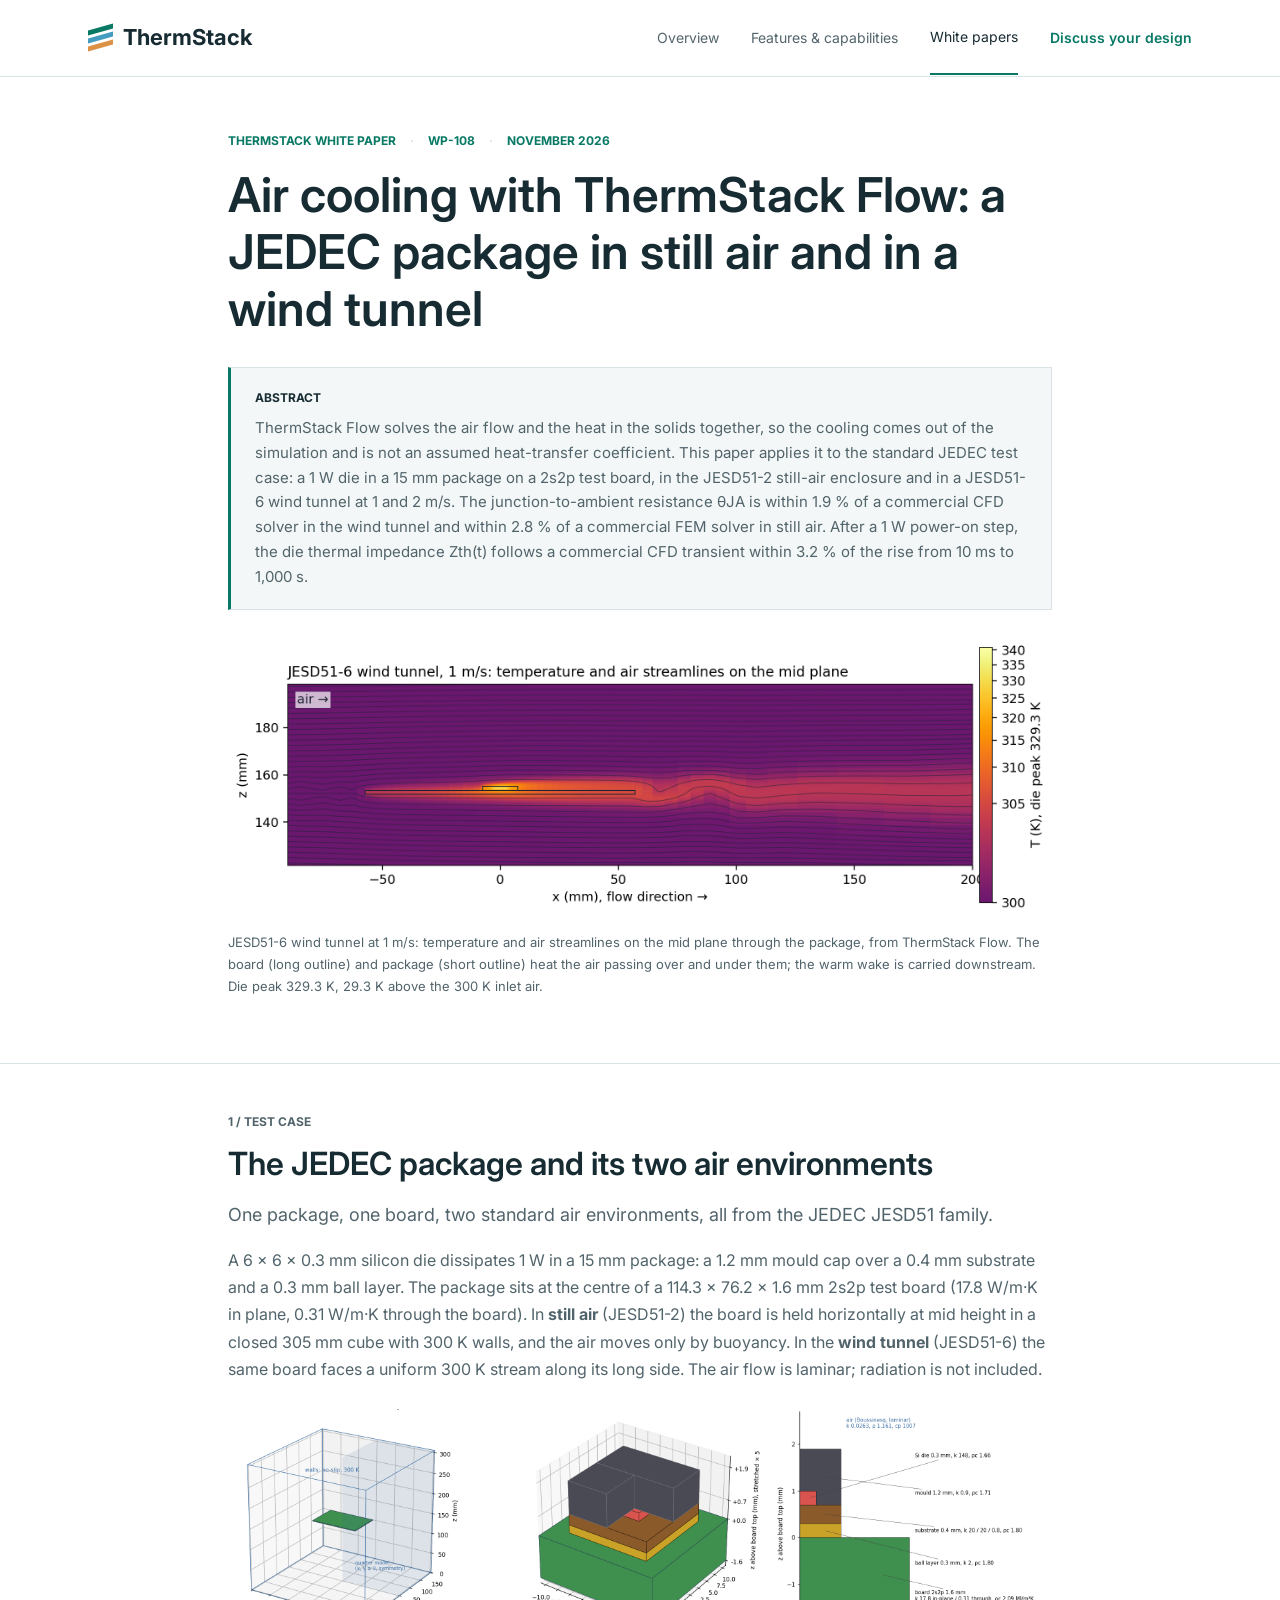
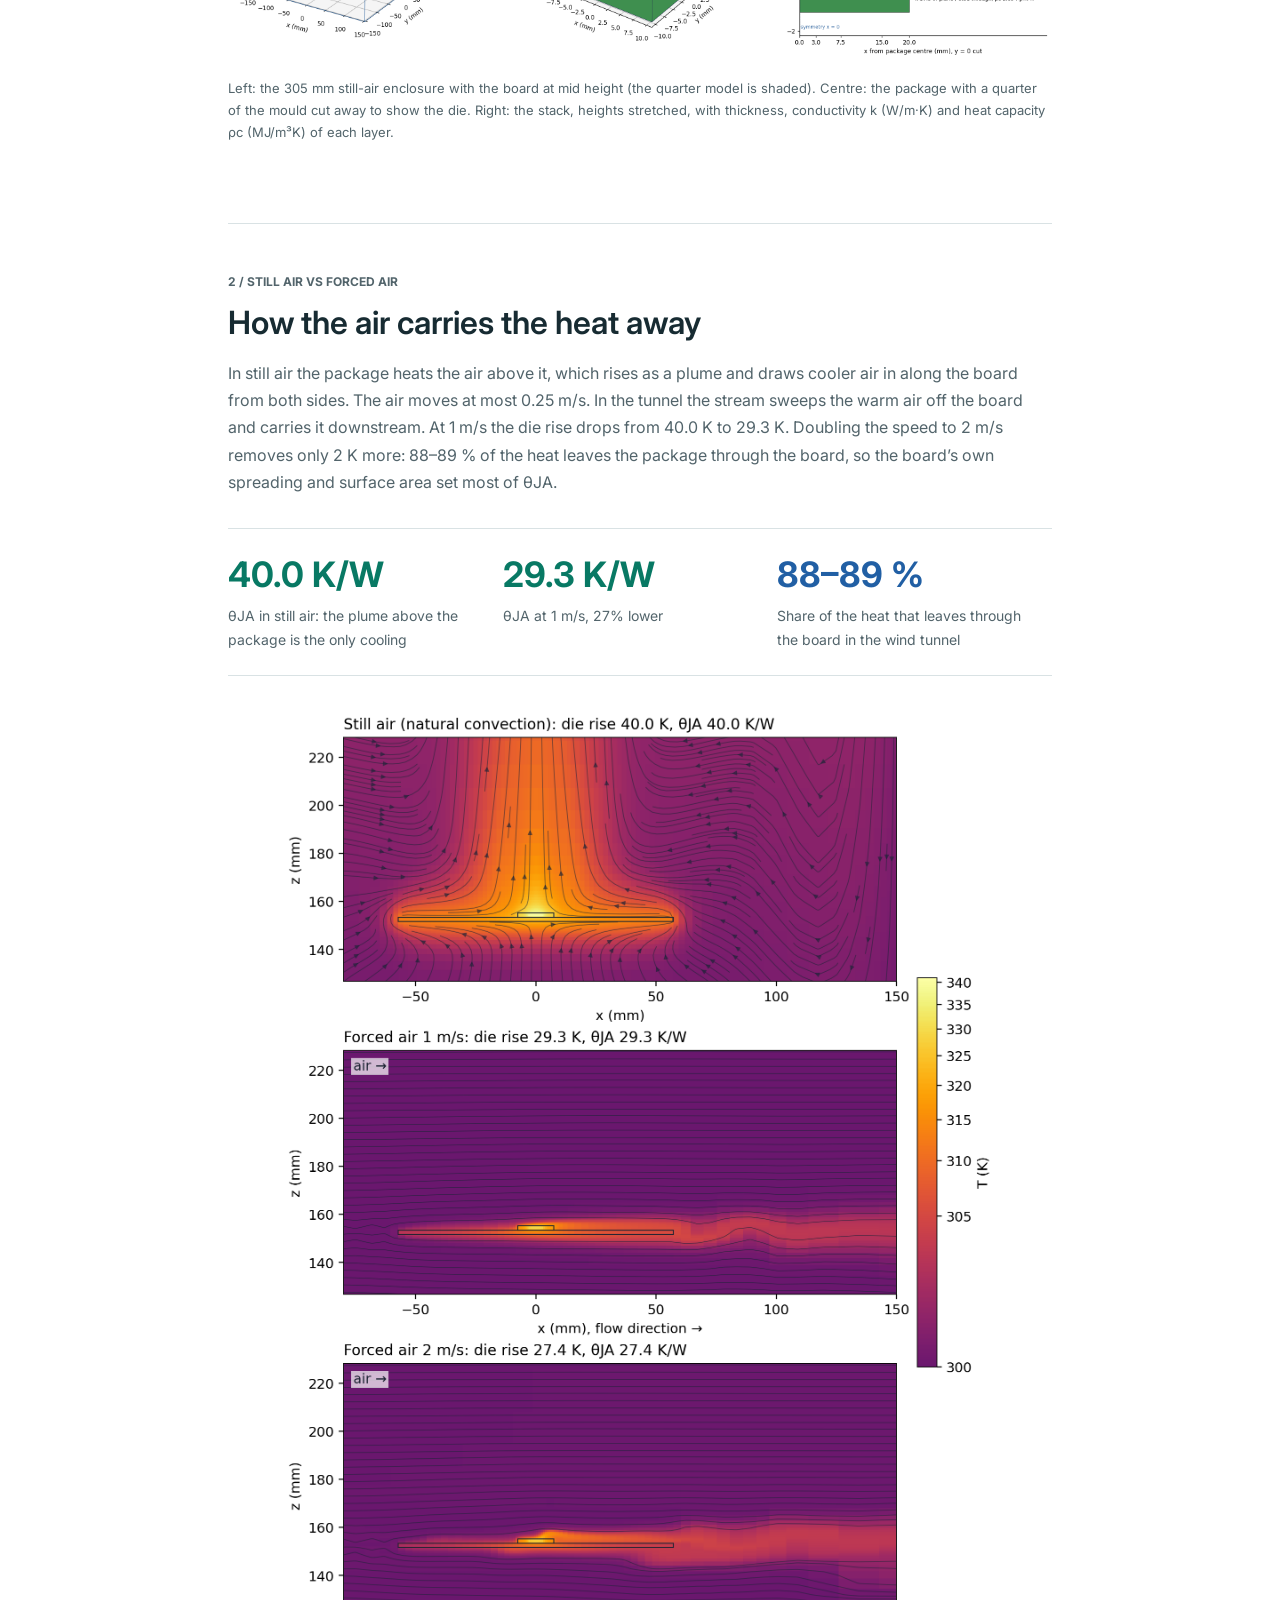
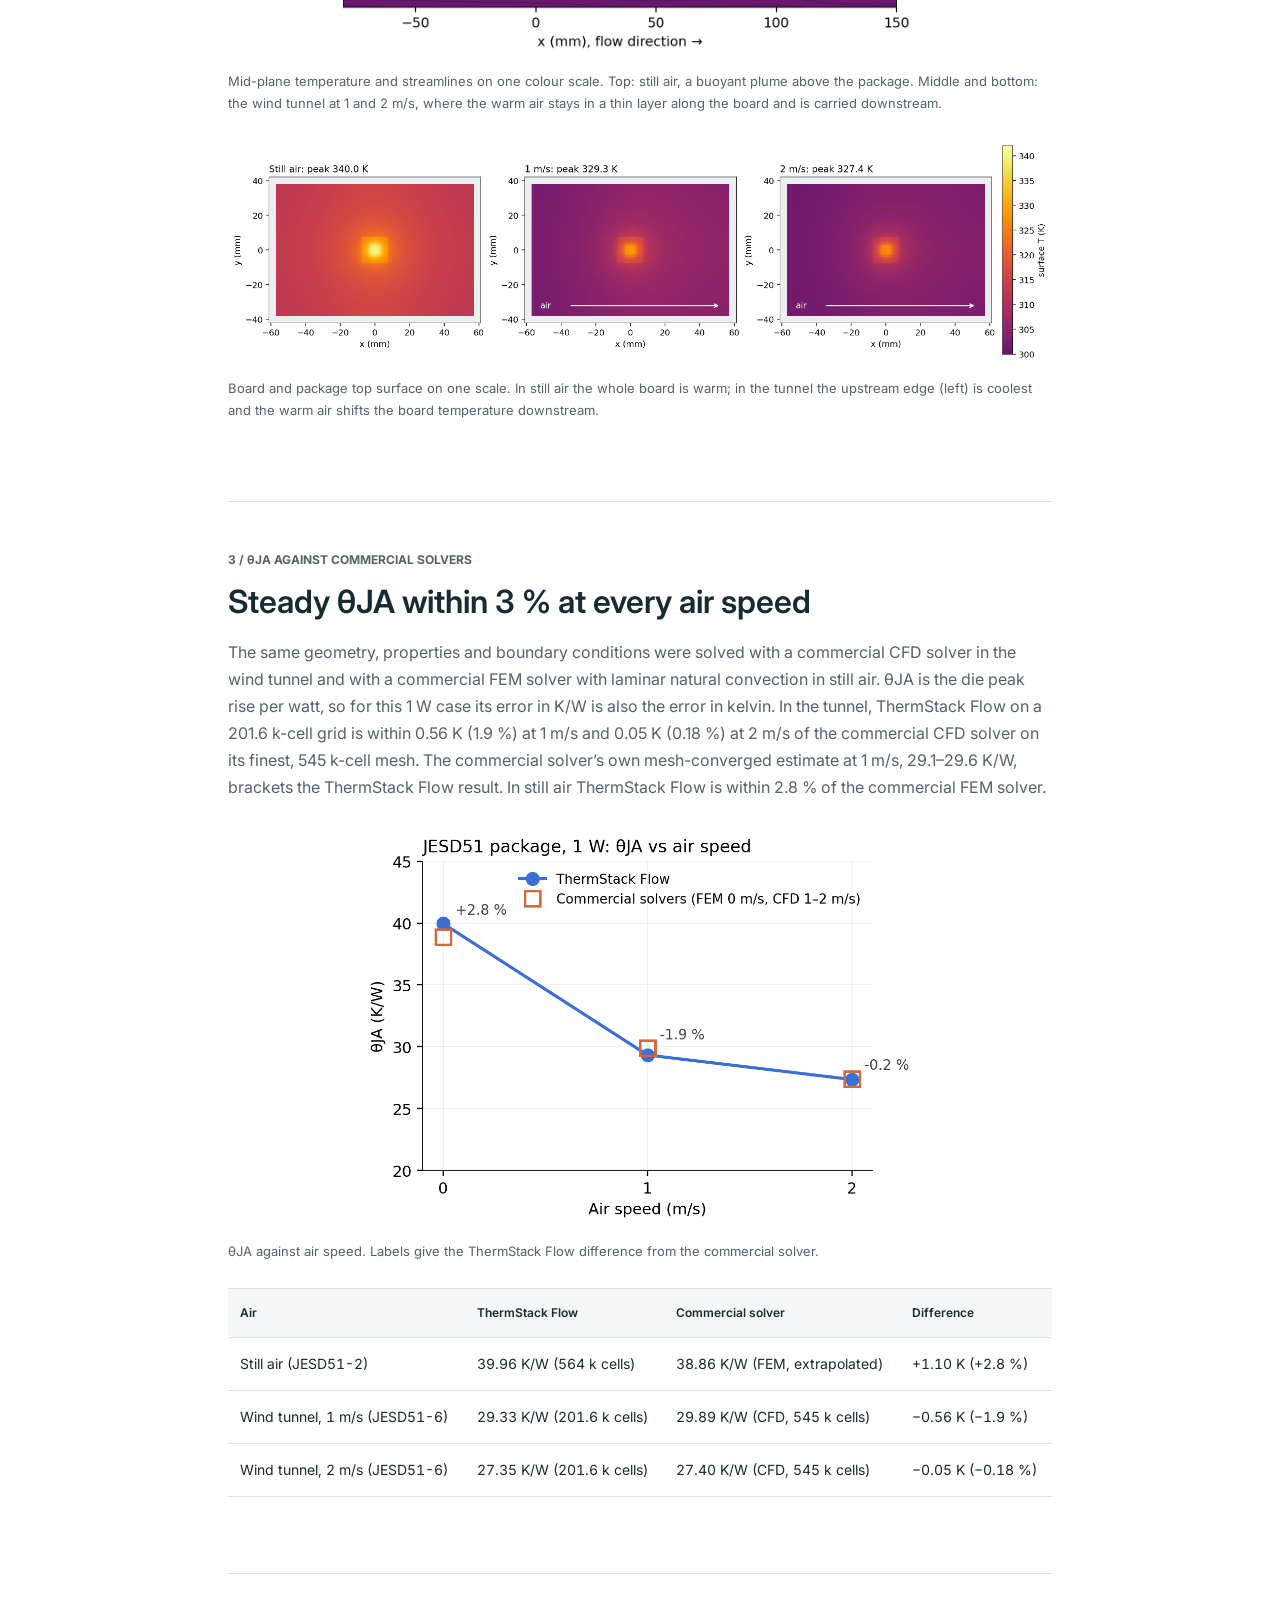
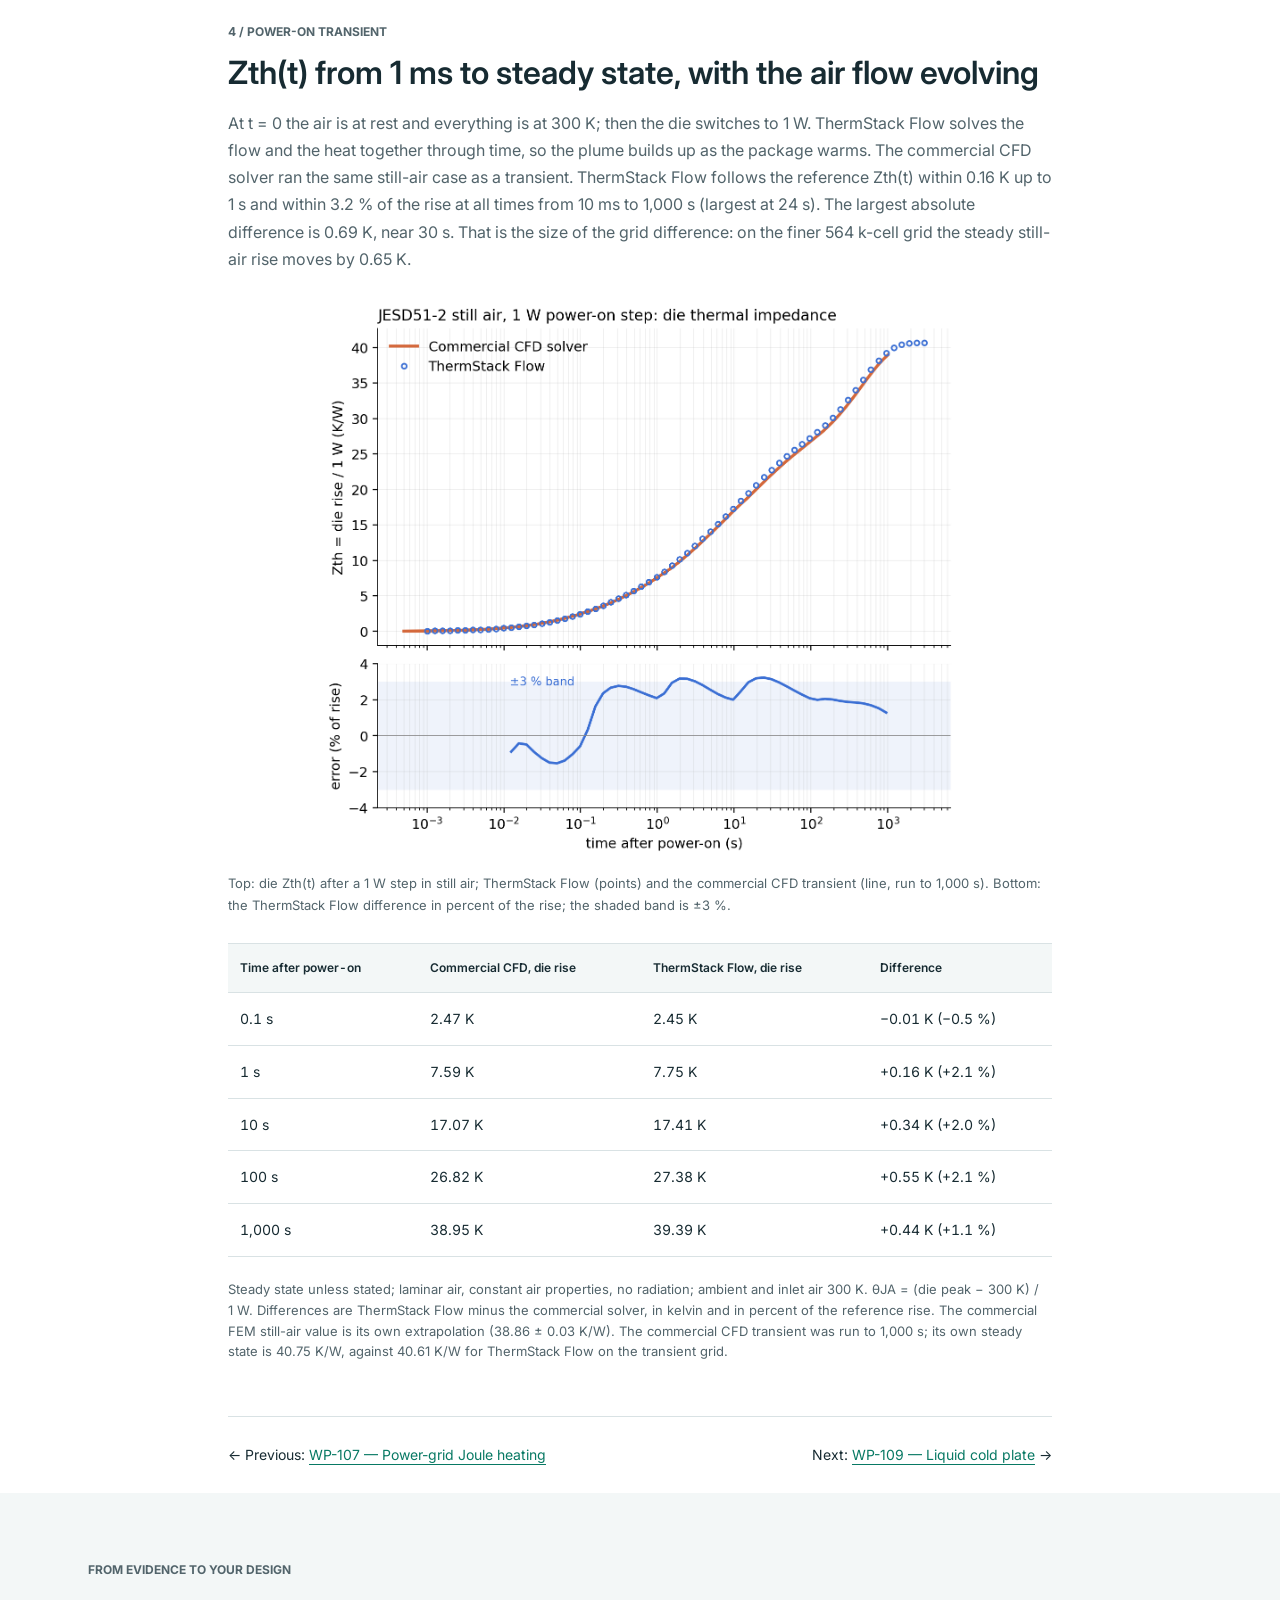
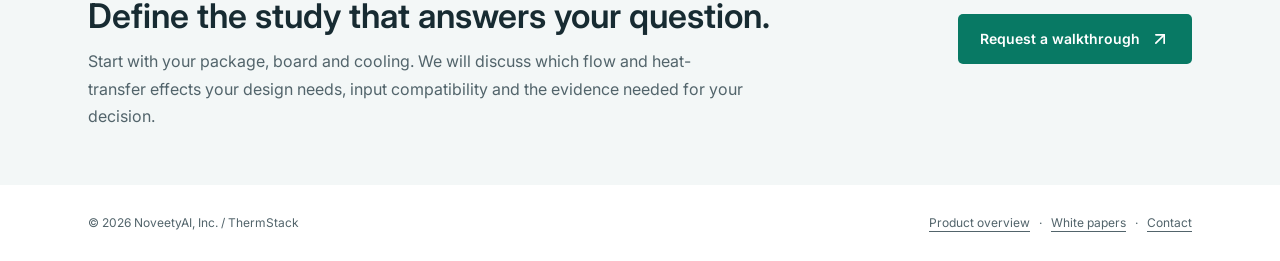
<file: whitepapers/wp-108-air-cooling-cfd.html>
<!doctype html>
<html lang="en">
<head><meta charset="utf-8"><meta name="viewport" content="width=device-width, initial-scale=1"><title>WP-108 | Air cooling with ThermStack Flow — ThermStack white paper</title><meta name="description" content="ThermStack white paper WP-108: conjugate CFD of a JEDEC 2s2p board and 15 mm package in still air and in a wind tunnel, with θJA and the power-on transient checked against commercial solvers."><meta property="og:title" content="ThermStack WP-108 | Air cooling with ThermStack Flow"><meta property="og:description" content="Air flow and heat solved together for a JEDEC package: θJA within 1.9 % of a commercial CFD solver at 1 and 2 m/s and the power-on Zth(t) within 3.2 % of the rise from 10 ms to 1,000 s."><meta property="og:type" content="article"><link rel="icon" href="../assets/img/thermstack.svg" type="image/svg+xml"><link rel="preconnect" href="https://fonts.googleapis.com"><link rel="preconnect" href="https://fonts.gstatic.com" crossorigin><link href="https://fonts.googleapis.com/css2?family=Inter:wght@400;500;600;700;800&family=JetBrains+Mono:wght@400;600;700&display=swap" rel="stylesheet"><link rel="stylesheet" href="../assets/site.css"><script src="../assets/site.js" defer></script></head>
<body>
<a class="skip" href="#main">Skip to content</a>
<header class="site-header"><div class="wrap header-inner"><a class="brand" href="../index.html" aria-label="ThermStack home"><span class="brand-mark" aria-hidden="true"><i></i><i></i><i></i></span>ThermStack</a><button class="menu-button" aria-expanded="false" aria-controls="navigation" aria-label="Toggle navigation" title="Menu"><svg class="icon" aria-hidden="true" viewBox="0 0 24 24" fill="none" stroke="currentColor" stroke-width="2" stroke-linecap="round" stroke-linejoin="round"><path d="M4 5h16"/><path d="M4 12h16"/><path d="M4 19h16"/></svg></button><nav class="nav" id="navigation" aria-label="Main navigation"><a href="../index.html">Overview</a><a href="../index.html#capabilities">Features &amp; capabilities</a><a href="../index.html#whitepapers" aria-current="page">White papers</a><a class="contact-link" href="#contact">Discuss your design</a></nav></div></header>
<main id="main">
<section class="page-intro"><div class="wrap paper-body"><p class="paper-meta"><span>ThermStack white paper</span><span>WP-108</span><span>November 2026</span></p><h1>Air cooling with ThermStack Flow: a JEDEC package in still air and in a wind tunnel</h1>
<div class="paper-abstract"><strong>Abstract</strong>ThermStack Flow solves the air flow and the heat in the solids together, so the cooling comes out of the simulation and is not an assumed heat-transfer coefficient. This paper applies it to the standard JEDEC test case: a 1&nbsp;W die in a 15&nbsp;mm package on a 2s2p test board, in the JESD51-2 still-air enclosure and in a JESD51-6 wind tunnel at 1 and 2&nbsp;m/s. The junction-to-ambient resistance &theta;JA is within 1.9&nbsp;% of a commercial CFD solver in the wind tunnel and within 2.8&nbsp;% of a commercial FEM solver in still air. After a 1&nbsp;W power-on step, the die thermal impedance Zth(t) follows a commercial CFD transient within 3.2&nbsp;% of the rise from 10&nbsp;ms to 1,000&nbsp;s.</div>
<figure class="figure paper-hero"><button class="image-open" aria-label="Enlarge wind-tunnel temperature and streamlines" title="Enlarge image"><img src="../assets/figs/cfd/v2b_U1_side.png" alt="Side section through a wind tunnel on the package centre line: air flows left to right at 1 metre per second along straight streamlines that bend around the board; a warm plume leaves the package and the board edge and is carried downstream" width="1970" height="676"></button><figcaption>JESD51-6 wind tunnel at 1&nbsp;m/s: temperature and air streamlines on the mid plane through the package, from ThermStack Flow. The board (long outline) and package (short outline) heat the air passing over and under them; the warm wake is carried downstream. Die peak 329.3&nbsp;K, 29.3&nbsp;K above the 300&nbsp;K inlet air.</figcaption></figure>
</div></section>
<div class="wrap paper-body">
<section class="feature-section" id="setup"><p class="feature-number">1 / TEST CASE</p><h2>The JEDEC package and its two air environments</h2><p class="intro-copy">One package, one board, two standard air environments, all from the JEDEC JESD51 family.</p><p>A 6&nbsp;&times;&nbsp;6&nbsp;&times;&nbsp;0.3&nbsp;mm silicon die dissipates 1&nbsp;W in a 15&nbsp;mm package: a 1.2&nbsp;mm mould cap over a 0.4&nbsp;mm substrate and a 0.3&nbsp;mm ball layer. The package sits at the centre of a 114.3&nbsp;&times;&nbsp;76.2&nbsp;&times;&nbsp;1.6&nbsp;mm 2s2p test board (17.8&nbsp;W/m&middot;K in plane, 0.31&nbsp;W/m&middot;K through the board). In <strong>still air</strong> (JESD51-2) the board is held horizontally at mid height in a closed 305&nbsp;mm cube with 300&nbsp;K walls, and the air moves only by buoyancy. In the <strong>wind tunnel</strong> (JESD51-6) the same board faces a uniform 300&nbsp;K stream along its long side. The air flow is laminar; radiation is not included.</p>
<figure class="figure"><button class="image-open" aria-label="Enlarge test-case geometry" title="Enlarge image"><img src="../assets/figs/cfd/v2a_structure.png" alt="Three panels: the 305 millimetre still-air cube with the board at mid height and the quarter model shaded; the 15 millimetre package with a quarter of the mould cut away to show the red die; and a stretched cross-section listing the die, mould, substrate, ball layer and board with their thicknesses and properties" loading="lazy" width="2380" height="738" style="max-width:920px;margin-inline:auto"></button><figcaption>Left: the 305&nbsp;mm still-air enclosure with the board at mid height (the quarter model is shaded). Centre: the package with a quarter of the mould cut away to show the die. Right: the stack, heights stretched, with thickness, conductivity k (W/m&middot;K) and heat capacity &rho;c (MJ/m&sup3;K) of each layer.</figcaption></figure>
</section>
<section class="feature-section" id="air"><p class="feature-number">2 / STILL AIR VS FORCED AIR</p><h2>How the air carries the heat away</h2><p>In still air the package heats the air above it, which rises as a plume and draws cooler air in along the board from both sides. The air moves at most 0.25&nbsp;m/s. In the tunnel the stream sweeps the warm air off the board and carries it downstream. At 1&nbsp;m/s the die rise drops from 40.0&nbsp;K to 29.3&nbsp;K. Doubling the speed to 2&nbsp;m/s removes only 2&nbsp;K more: 88&ndash;89&nbsp;% of the heat leaves the package through the board, so the board&rsquo;s own spreading and surface area set most of &theta;JA.</p>
<div class="evidence"><div><strong>40.0 K/W</strong><span>&theta;JA in still air: the plume above the package is the only cooling</span></div><div><strong>29.3 K/W</strong><span>&theta;JA at 1&nbsp;m/s, 27%&nbsp;lower</span></div><div><strong class="blue">88&ndash;89 %</strong><span>Share of the heat that leaves through the board in the wind tunnel</span></div></div>
<figure class="figure"><button class="image-open" aria-label="Enlarge still air, 1 and 2 m/s side views" title="Enlarge image"><img src="../assets/figs/cfd/v2_side_compare.png" alt="Three side sections on one temperature scale: in still air a tall warm plume rises above the package with streamlines converging into it; at 1 and 2 metres per second the streamlines run straight and the warm air stays in a thin layer along the board and downstream" loading="lazy" width="1620" height="2137" style="max-width:720px;margin-inline:auto"></button><figcaption>Mid-plane temperature and streamlines on one colour scale. Top: still air, a buoyant plume above the package. Middle and bottom: the wind tunnel at 1 and 2&nbsp;m/s, where the warm air stays in a thin layer along the board and is carried downstream.</figcaption></figure>
<figure class="figure"><button class="image-open" aria-label="Enlarge board surface temperature" title="Enlarge image"><img src="../assets/figs/cfd/v2_board_top.png" alt="Top views of the board and package surface temperature on one scale: warm across the whole board in still air, and cooler with the upstream edge coolest at 1 and 2 metres per second" loading="lazy" width="2995" height="817"></button><figcaption>Board and package top surface on one scale. In still air the whole board is warm; in the tunnel the upstream edge (left) is coolest and the warm air shifts the board temperature downstream.</figcaption></figure>
</section>
<section class="feature-section" id="theta"><p class="feature-number">3 / &theta;JA AGAINST COMMERCIAL SOLVERS</p><h2>Steady &theta;JA within 3&nbsp;% at every air speed</h2><p>The same geometry, properties and boundary conditions were solved with a commercial CFD solver in the wind tunnel and with a commercial FEM solver with laminar natural convection in still air. &theta;JA is the die peak rise per watt, so for this 1&nbsp;W case its error in K/W is also the error in kelvin. In the tunnel, ThermStack Flow on a 201.6&nbsp;k-cell grid is within 0.56&nbsp;K (1.9&nbsp;%) at 1&nbsp;m/s and 0.05&nbsp;K (0.18&nbsp;%) at 2&nbsp;m/s of the commercial CFD solver on its finest, 545&nbsp;k-cell mesh. The commercial solver&rsquo;s own mesh-converged estimate at 1&nbsp;m/s, 29.1&ndash;29.6&nbsp;K/W, brackets the ThermStack Flow result. In still air ThermStack Flow is within 2.8&nbsp;% of the commercial FEM solver.</p>
<figure class="figure"><button class="image-open" aria-label="Enlarge theta-JA versus air speed" title="Enlarge image"><img src="../assets/figs/cfd/v2_thetaJA.png" alt="Theta-JA against air speed for ThermStack Flow and the commercial solvers: about 40 kelvin per watt at 0, 29 at 1 and 27 at 2 metres per second, with differences of plus 2.8, minus 1.9 and minus 0.2 percent" loading="lazy" width="1104" height="789" style="max-width:560px;margin-inline:auto"></button><figcaption>&theta;JA against air speed. Labels give the ThermStack Flow difference from the commercial solver.</figcaption></figure>
<div class="table-wrap"><table><thead><tr><th>Air</th><th>ThermStack Flow</th><th>Commercial solver</th><th>Difference</th></tr></thead><tbody>
<tr><td>Still air (JESD51-2)</td><td>39.96&nbsp;K/W (564&nbsp;k cells)</td><td>38.86&nbsp;K/W (FEM, extrapolated)</td><td>+1.10&nbsp;K (+2.8&nbsp;%)</td></tr>
<tr><td>Wind tunnel, 1&nbsp;m/s (JESD51-6)</td><td>29.33&nbsp;K/W (201.6&nbsp;k cells)</td><td>29.89&nbsp;K/W (CFD, 545&nbsp;k cells)</td><td>&minus;0.56&nbsp;K (&minus;1.9&nbsp;%)</td></tr>
<tr><td>Wind tunnel, 2&nbsp;m/s (JESD51-6)</td><td>27.35&nbsp;K/W (201.6&nbsp;k cells)</td><td>27.40&nbsp;K/W (CFD, 545&nbsp;k cells)</td><td>&minus;0.05&nbsp;K (&minus;0.18&nbsp;%)</td></tr>
</tbody></table></div>
</section>
<section class="feature-section" id="transient"><p class="feature-number">4 / POWER-ON TRANSIENT</p><h2>Zth(t) from 1&nbsp;ms to steady state, with the air flow evolving</h2><p>At t&nbsp;=&nbsp;0 the air is at rest and everything is at 300&nbsp;K; then the die switches to 1&nbsp;W. ThermStack Flow solves the flow and the heat together through time, so the plume builds up as the package warms. The commercial CFD solver ran the same still-air case as a transient. ThermStack Flow follows the reference Zth(t) within 0.16&nbsp;K up to 1&nbsp;s and within 3.2&nbsp;% of the rise at all times from 10&nbsp;ms to 1,000&nbsp;s (largest at 24&nbsp;s). The largest absolute difference is 0.69&nbsp;K, near 30&nbsp;s. That is the size of the grid difference: on the finer 564&nbsp;k-cell grid the steady still-air rise moves by 0.65&nbsp;K.</p>
<figure class="figure"><button class="image-open" aria-label="Enlarge transient thermal impedance" title="Enlarge image"><img src="../assets/figs/cfd/v2a_zth_transient.png" alt="Top: die thermal impedance against time on a log axis from 1 millisecond to 3000 seconds, ThermStack Flow points on the commercial CFD curve, rising to about 40 kelvin per watt. Bottom: the difference in percent of the rise, between minus 1.5 and plus 3.2 percent" loading="lazy" width="1433" height="1257" style="max-width:640px;margin-inline:auto"></button><figcaption>Top: die Zth(t) after a 1&nbsp;W step in still air; ThermStack Flow (points) and the commercial CFD transient (line, run to 1,000&nbsp;s). Bottom: the ThermStack Flow difference in percent of the rise; the shaded band is &plusmn;3&nbsp;%.</figcaption></figure>
<div class="table-wrap"><table><thead><tr><th>Time after power-on</th><th>Commercial CFD, die rise</th><th>ThermStack Flow, die rise</th><th>Difference</th></tr></thead><tbody>
<tr><td>0.1&nbsp;s</td><td>2.47&nbsp;K</td><td>2.45&nbsp;K</td><td>&minus;0.01&nbsp;K (&minus;0.5&nbsp;%)</td></tr>
<tr><td>1&nbsp;s</td><td>7.59&nbsp;K</td><td>7.75&nbsp;K</td><td>+0.16&nbsp;K (+2.1&nbsp;%)</td></tr>
<tr><td>10&nbsp;s</td><td>17.07&nbsp;K</td><td>17.41&nbsp;K</td><td>+0.34&nbsp;K (+2.0&nbsp;%)</td></tr>
<tr><td>100&nbsp;s</td><td>26.82&nbsp;K</td><td>27.38&nbsp;K</td><td>+0.55&nbsp;K (+2.1&nbsp;%)</td></tr>
<tr><td>1,000&nbsp;s</td><td>38.95&nbsp;K</td><td>39.39&nbsp;K</td><td>+0.44&nbsp;K (+1.1&nbsp;%)</td></tr>
</tbody></table></div>
<p class="note">Steady state unless stated; laminar air, constant air properties, no radiation; ambient and inlet air 300&nbsp;K. &theta;JA = (die peak &minus; 300&nbsp;K) / 1&nbsp;W. Differences are ThermStack Flow minus the commercial solver, in kelvin and in percent of the reference rise. The commercial FEM still-air value is its own extrapolation (38.86&nbsp;&plusmn;&nbsp;0.03&nbsp;K/W). The commercial CFD transient was run to 1,000&nbsp;s; its own steady state is 40.75&nbsp;K/W, against 40.61&nbsp;K/W for ThermStack Flow on the transient grid.</p>
</section>
<nav class="paper-nav" aria-label="White paper series"><span>&larr; Previous: <a href="wp-107-power-grid-joule-heating.html">WP-107 — Power-grid Joule heating</a></span><span>Next: <a href="wp-109-mi350-cold-plate.html">WP-109 — Liquid cold plate</a> &rarr;</span></nav>
</div>
<section class="contact-band" id="contact"><div class="wrap contact-inner"><div><p class="eyebrow">From evidence to your design</p><h2>Define the study that answers your question.</h2><p>Start with your package, board and cooling. We will discuss which flow and heat-transfer effects your design needs, input compatibility and the evidence needed for your decision.</p></div><a class="button" href="mailto:noveetyai@noveetymanagement.com?subject=ThermStack%20design%20discussion%20(WP-108)">Request a walkthrough <svg class="icon" aria-hidden="true" viewBox="0 0 24 24" fill="none" stroke="currentColor" stroke-width="2" stroke-linecap="round" stroke-linejoin="round"><path d="M7 7h10v10"/><path d="M7 17 17 7"/></svg></a></div></section>
</main>
<footer><div class="wrap footer-inner"><span>&copy; 2026 NoveetyAI, Inc. / ThermStack</span><span><a href="../index.html">Product overview</a> &nbsp; &middot; &nbsp; <a href="../index.html#whitepapers">White papers</a> &nbsp; &middot; &nbsp; <a href="mailto:noveetyai@noveetymanagement.com">Contact</a></span></div></footer>
<dialog class="lightbox" aria-label="Expanded analysis figure"><button class="close-button" aria-label="Close image" title="Close"><svg class="icon" aria-hidden="true" viewBox="0 0 24 24" fill="none" stroke="currentColor" stroke-width="2" stroke-linecap="round" stroke-linejoin="round"><path d="M18 6 6 18"/><path d="m6 6 12 12"/></svg></button><img alt=""><p></p></dialog>
</body></html>
</file>
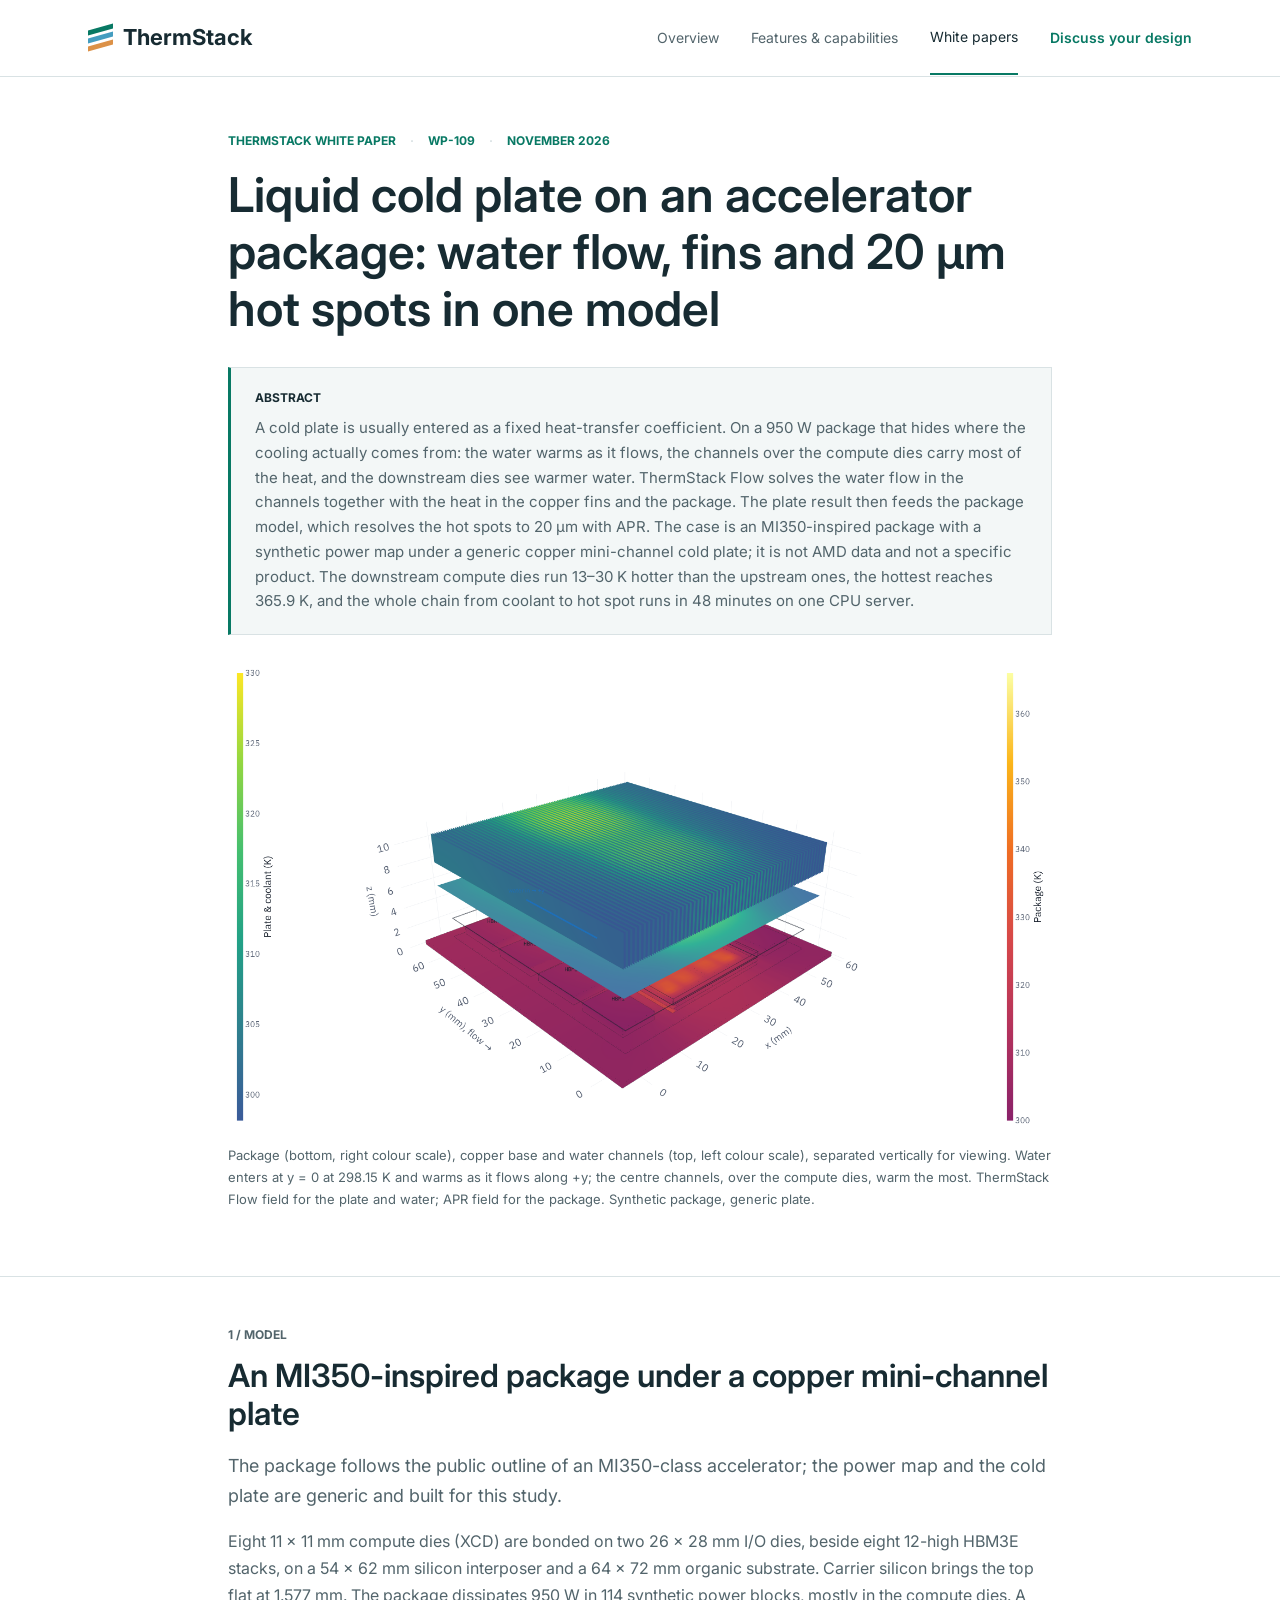
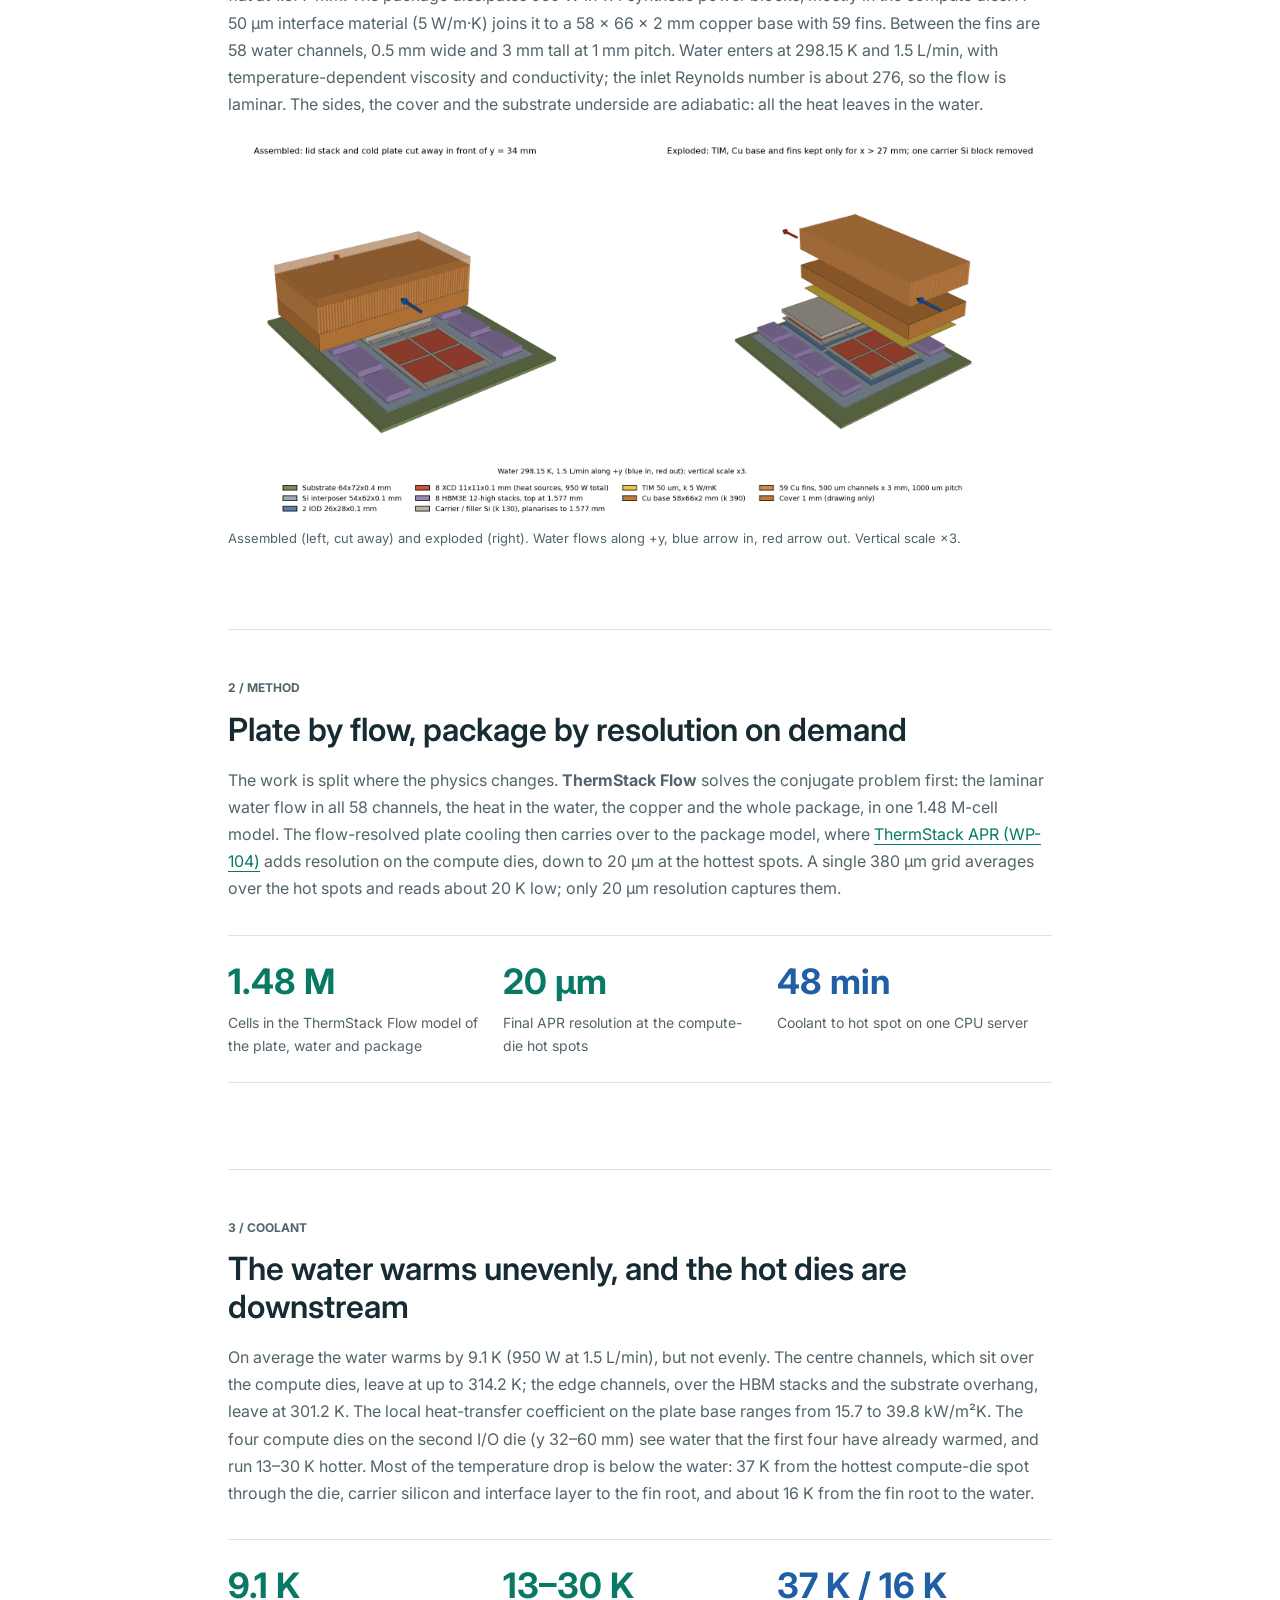
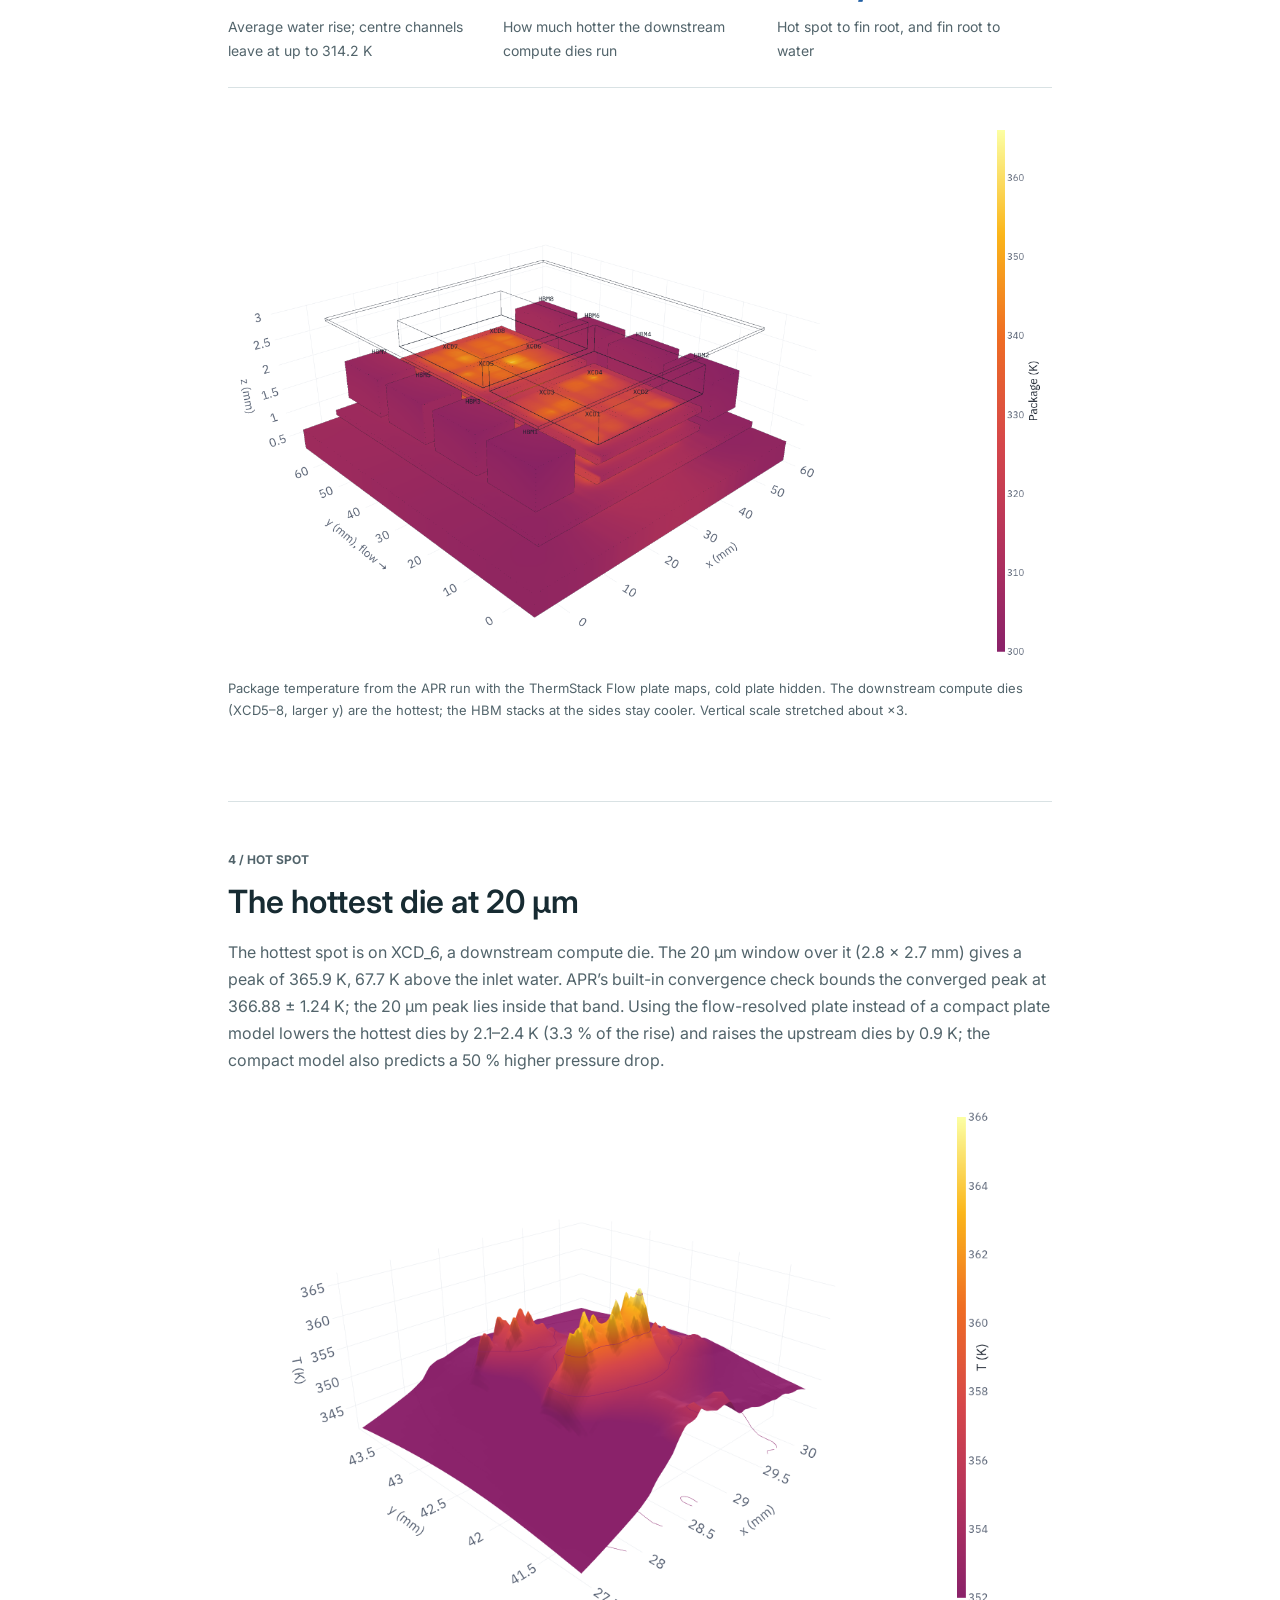
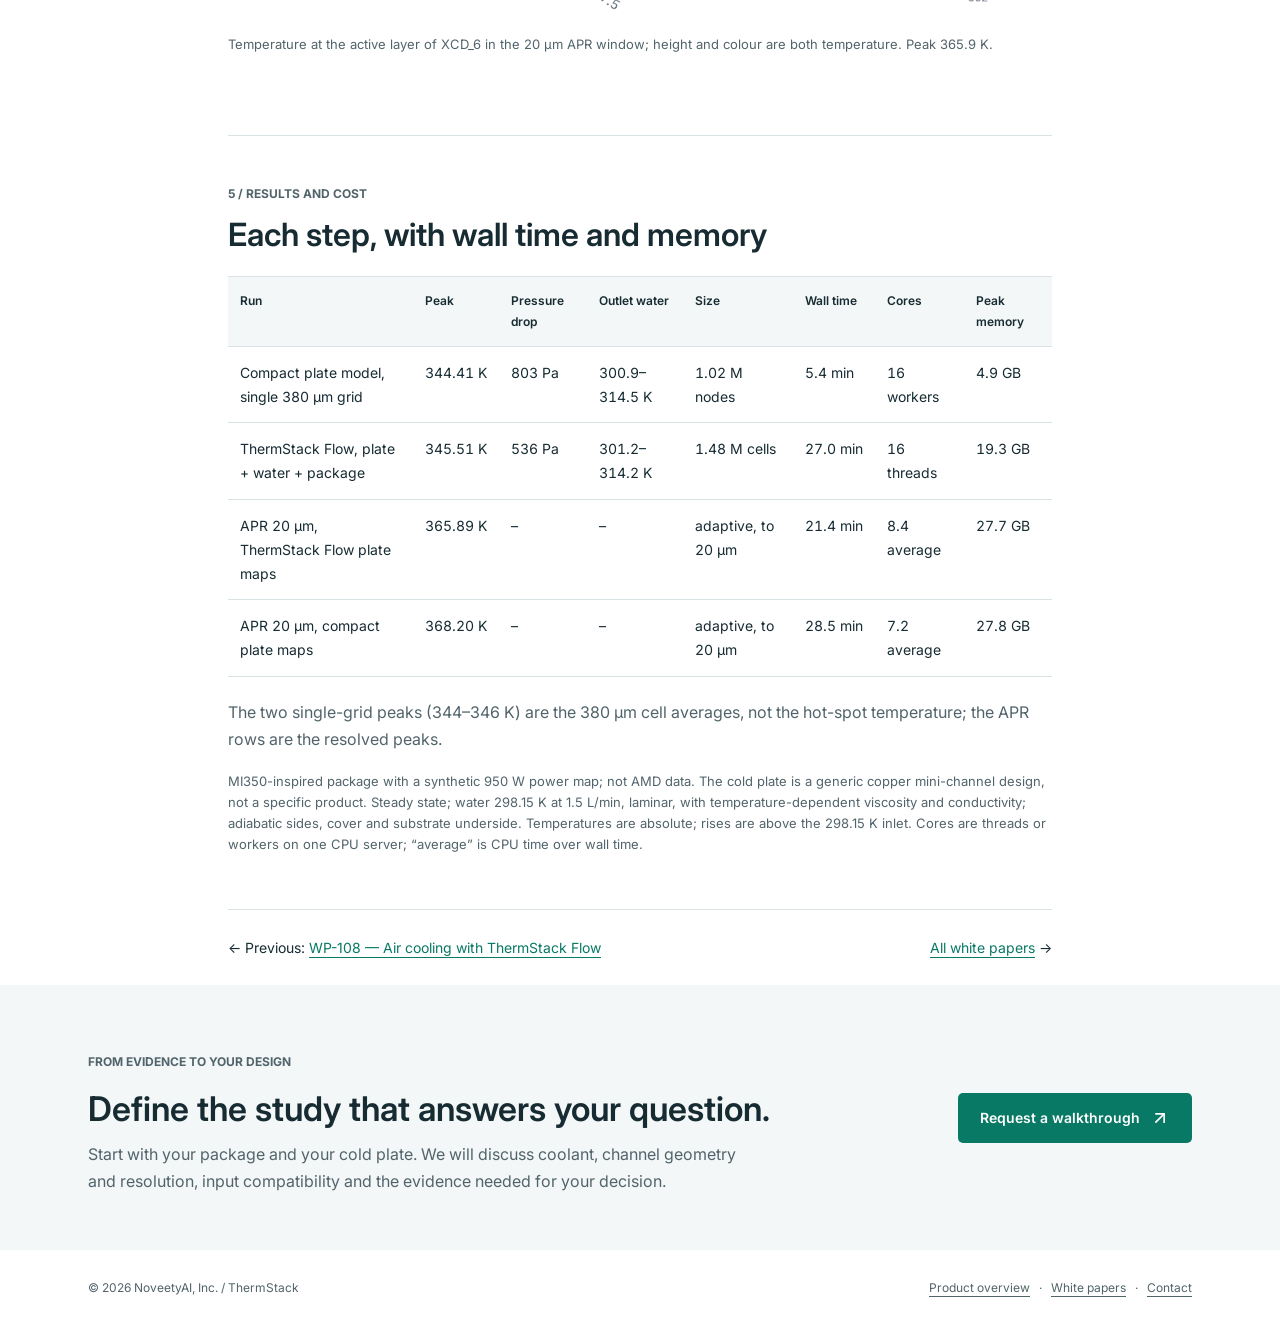
<file: whitepapers/wp-109-mi350-cold-plate.html>
<!doctype html>
<html lang="en">
<head><meta charset="utf-8"><meta name="viewport" content="width=device-width, initial-scale=1"><title>WP-109 | Liquid cold plate on an accelerator package — ThermStack white paper</title><meta name="description" content="ThermStack white paper WP-109: a 950 W MI350-inspired package under a generic copper mini-channel cold plate, with the water flow and the plate solved by ThermStack Flow and the hot spots resolved to 20 µm, with wall time and memory."><meta property="og:title" content="ThermStack WP-109 | Liquid cold plate on an accelerator package"><meta property="og:description" content="Water flow, copper fins and a 950 W chiplet package in one model: where the heat goes, which dies run hot and why, from coolant to 20 µm hot spot in 48 minutes on one server."><meta property="og:type" content="article"><link rel="icon" href="../assets/img/thermstack.svg" type="image/svg+xml"><link rel="preconnect" href="https://fonts.googleapis.com"><link rel="preconnect" href="https://fonts.gstatic.com" crossorigin><link href="https://fonts.googleapis.com/css2?family=Inter:wght@400;500;600;700;800&family=JetBrains+Mono:wght@400;600;700&display=swap" rel="stylesheet"><link rel="stylesheet" href="../assets/site.css"><script src="../assets/site.js" defer></script></head>
<body>
<a class="skip" href="#main">Skip to content</a>
<header class="site-header"><div class="wrap header-inner"><a class="brand" href="../index.html" aria-label="ThermStack home"><span class="brand-mark" aria-hidden="true"><i></i><i></i><i></i></span>ThermStack</a><button class="menu-button" aria-expanded="false" aria-controls="navigation" aria-label="Toggle navigation" title="Menu"><svg class="icon" aria-hidden="true" viewBox="0 0 24 24" fill="none" stroke="currentColor" stroke-width="2" stroke-linecap="round" stroke-linejoin="round"><path d="M4 5h16"/><path d="M4 12h16"/><path d="M4 19h16"/></svg></button><nav class="nav" id="navigation" aria-label="Main navigation"><a href="../index.html">Overview</a><a href="../index.html#capabilities">Features &amp; capabilities</a><a href="../index.html#whitepapers" aria-current="page">White papers</a><a class="contact-link" href="#contact">Discuss your design</a></nav></div></header>
<main id="main">
<section class="page-intro"><div class="wrap paper-body"><p class="paper-meta"><span>ThermStack white paper</span><span>WP-109</span><span>November 2026</span></p><h1>Liquid cold plate on an accelerator package: water flow, fins and 20&nbsp;&micro;m hot spots in one model</h1>
<div class="paper-abstract"><strong>Abstract</strong>A cold plate is usually entered as a fixed heat-transfer coefficient. On a 950&nbsp;W package that hides where the cooling actually comes from: the water warms as it flows, the channels over the compute dies carry most of the heat, and the downstream dies see warmer water. ThermStack Flow solves the water flow in the channels together with the heat in the copper fins and the package. The plate result then feeds the package model, which resolves the hot spots to 20&nbsp;&micro;m with APR. The case is an MI350-inspired package with a synthetic power map under a generic copper mini-channel cold plate; it is not AMD data and not a specific product. The downstream compute dies run 13&ndash;30&nbsp;K hotter than the upstream ones, the hottest reaches 365.9&nbsp;K, and the whole chain from coolant to hot spot runs in 48 minutes on one CPU server.</div>
<figure class="figure paper-hero"><button class="image-open" aria-label="Enlarge package, cold plate and coolant temperature" title="Enlarge image"><img src="../assets/figs/coldplate/mi350_cp_3d_all.png" alt="Three-dimensional view, layers separated vertically: the package at the bottom with warm compute dies at the centre, the copper base of the cold plate above it, and the 58 water channels on top, which warm from blue at the inlet to green toward the outlet over the centre of the package" width="1511" height="863"></button><figcaption>Package (bottom, right colour scale), copper base and water channels (top, left colour scale), separated vertically for viewing. Water enters at y&nbsp;=&nbsp;0 at 298.15&nbsp;K and warms as it flows along +y; the centre channels, over the compute dies, warm the most. ThermStack Flow field for the plate and water; APR field for the package. Synthetic package, generic plate.</figcaption></figure>
</div></section>
<div class="wrap paper-body">
<section class="feature-section" id="model"><p class="feature-number">1 / MODEL</p><h2>An MI350-inspired package under a copper mini-channel plate</h2><p class="intro-copy">The package follows the public outline of an MI350-class accelerator; the power map and the cold plate are generic and built for this study.</p><p>Eight 11&nbsp;&times;&nbsp;11&nbsp;mm compute dies (XCD) are bonded on two 26&nbsp;&times;&nbsp;28&nbsp;mm I/O dies, beside eight 12-high HBM3E stacks, on a 54&nbsp;&times;&nbsp;62&nbsp;mm silicon interposer and a 64&nbsp;&times;&nbsp;72&nbsp;mm organic substrate. Carrier silicon brings the top flat at 1.577&nbsp;mm. The package dissipates 950&nbsp;W in 114 synthetic power blocks, mostly in the compute dies. A 50&nbsp;&micro;m interface material (5&nbsp;W/m&middot;K) joins it to a 58&nbsp;&times;&nbsp;66&nbsp;&times;&nbsp;2&nbsp;mm copper base with 59 fins. Between the fins are 58 water channels, 0.5&nbsp;mm wide and 3&nbsp;mm tall at 1&nbsp;mm pitch. Water enters at 298.15&nbsp;K and 1.5&nbsp;L/min, with temperature-dependent viscosity and conductivity; the inlet Reynolds number is about 276, so the flow is laminar. The sides, the cover and the substrate underside are adiabatic: all the heat leaves in the water.</p>
<figure class="figure"><button class="image-open" aria-label="Enlarge package and cold-plate structure" title="Enlarge image"><img src="../assets/figs/coldplate/mi350_cp_structure.png" alt="Two drawings of the package and cold plate. Left: assembled, cut away to show the compute dies under the copper base and fins. Right: exploded, showing the substrate, interposer, I/O dies, compute dies, HBM stacks, carrier silicon, interface layer, copper base and finned channel block, with the water inlet and outlet arrows" loading="lazy" width="2130" height="959"></button><figcaption>Assembled (left, cut away) and exploded (right). Water flows along +y, blue arrow in, red arrow out. Vertical scale &times;3.</figcaption></figure>
</section>
<section class="feature-section" id="method"><p class="feature-number">2 / METHOD</p><h2>Plate by flow, package by resolution on demand</h2><p>The work is split where the physics changes. <strong>ThermStack Flow</strong> solves the conjugate problem first: the laminar water flow in all 58 channels, the heat in the water, the copper and the whole package, in one 1.48&nbsp;M-cell model. The flow-resolved plate cooling then carries over to the package model, where <a href="wp-104-resolution-on-demand.html">ThermStack APR (WP-104)</a> adds resolution on the compute dies, down to 20&nbsp;&micro;m at the hottest spots. A single 380&nbsp;&micro;m grid averages over the hot spots and reads about 20&nbsp;K low; only 20&nbsp;&micro;m resolution captures them.</p>
<div class="evidence"><div><strong>1.48 M</strong><span>Cells in the ThermStack Flow model of the plate, water and package</span></div><div><strong>20 &micro;m</strong><span>Final APR resolution at the compute-die hot spots</span></div><div><strong class="blue">48 min</strong><span>Coolant to hot spot on one CPU server</span></div></div>
</section>
<section class="feature-section" id="coolant"><p class="feature-number">3 / COOLANT</p><h2>The water warms unevenly, and the hot dies are downstream</h2><p>On average the water warms by 9.1&nbsp;K (950&nbsp;W at 1.5&nbsp;L/min), but not evenly. The centre channels, which sit over the compute dies, leave at up to 314.2&nbsp;K; the edge channels, over the HBM stacks and the substrate overhang, leave at 301.2&nbsp;K. The local heat-transfer coefficient on the plate base ranges from 15.7 to 39.8&nbsp;kW/m&sup2;K. The four compute dies on the second I/O die (y&nbsp;32&ndash;60&nbsp;mm) see water that the first four have already warmed, and run 13&ndash;30&nbsp;K hotter. Most of the temperature drop is below the water: 37&nbsp;K from the hottest compute-die spot through the die, carrier silicon and interface layer to the fin root, and about 16&nbsp;K from the fin root to the water.</p>
<div class="evidence"><div><strong>9.1 K</strong><span>Average water rise; centre channels leave at up to 314.2&nbsp;K</span></div><div><strong>13&ndash;30 K</strong><span>How much hotter the downstream compute dies run</span></div><div><strong class="blue">37 K / 16 K</strong><span>Hot spot to fin root, and fin root to water</span></div></div>
<figure class="figure"><button class="image-open" aria-label="Enlarge package temperature" title="Enlarge image"><img src="../assets/figs/coldplate/mi350_cp_3d_package.png" alt="Three-dimensional view of the package without the cold plate: the eight compute dies on two I/O dies at the centre, with the four downstream dies at larger y visibly hotter and brighter than the upstream four; the HBM stacks at the sides are cooler" loading="lazy" width="1288" height="857" style="max-width:820px;margin-inline:auto"></button><figcaption>Package temperature from the APR run with the ThermStack Flow plate maps, cold plate hidden. The downstream compute dies (XCD5&ndash;8, larger y) are the hottest; the HBM stacks at the sides stay cooler. Vertical scale stretched about &times;3.</figcaption></figure>
</section>
<section class="feature-section" id="hotspot"><p class="feature-number">4 / HOT SPOT</p><h2>The hottest die at 20&nbsp;&micro;m</h2><p>The hottest spot is on XCD_6, a downstream compute die. The 20&nbsp;&micro;m window over it (2.8&nbsp;&times;&nbsp;2.7&nbsp;mm) gives a peak of 365.9&nbsp;K, 67.7&nbsp;K above the inlet water. APR&rsquo;s built-in convergence check bounds the converged peak at 366.88&nbsp;&plusmn;&nbsp;1.24&nbsp;K; the 20&nbsp;&micro;m peak lies inside that band. Using the flow-resolved plate instead of a compact plate model lowers the hottest dies by 2.1&ndash;2.4&nbsp;K (3.3&nbsp;% of the rise) and raises the upstream dies by 0.9&nbsp;K; the compact model also predicts a 50&nbsp;% higher pressure drop.</p>
<figure class="figure"><button class="image-open" aria-label="Enlarge XCD_6 hot-spot surface" title="Enlarge image"><img src="../assets/figs/coldplate/mi350_cp_3d_hot.png" alt="Temperature surface over a 2.8 by 2.7 millimetre window on the hottest compute die, height and colour both temperature: a background near 352 kelvin with two clusters of sharp peaks, the tallest reaching about 366 kelvin" loading="lazy" width="988" height="714" style="max-width:720px;margin-inline:auto"></button><figcaption>Temperature at the active layer of XCD_6 in the 20&nbsp;&micro;m APR window; height and colour are both temperature. Peak 365.9&nbsp;K.</figcaption></figure>
</section>
<section class="feature-section" id="cost"><p class="feature-number">5 / RESULTS AND COST</p><h2>Each step, with wall time and memory</h2><div class="table-wrap"><table><thead><tr><th>Run</th><th>Peak</th><th>Pressure drop</th><th>Outlet water</th><th>Size</th><th>Wall time</th><th>Cores</th><th>Peak memory</th></tr></thead><tbody>
<tr><td>Compact plate model, single 380&nbsp;&micro;m grid</td><td>344.41&nbsp;K</td><td>803&nbsp;Pa</td><td>300.9&ndash;314.5&nbsp;K</td><td>1.02&nbsp;M nodes</td><td>5.4&nbsp;min</td><td>16 workers</td><td>4.9&nbsp;GB</td></tr>
<tr><td>ThermStack Flow, plate + water + package</td><td>345.51&nbsp;K</td><td>536&nbsp;Pa</td><td>301.2&ndash;314.2&nbsp;K</td><td>1.48&nbsp;M cells</td><td>27.0&nbsp;min</td><td>16 threads</td><td>19.3&nbsp;GB</td></tr>
<tr><td>APR 20&nbsp;&micro;m, ThermStack Flow plate maps</td><td>365.89&nbsp;K</td><td>&ndash;</td><td>&ndash;</td><td>adaptive, to 20&nbsp;&micro;m</td><td>21.4&nbsp;min</td><td>8.4 average</td><td>27.7&nbsp;GB</td></tr>
<tr><td>APR 20&nbsp;&micro;m, compact plate maps</td><td>368.20&nbsp;K</td><td>&ndash;</td><td>&ndash;</td><td>adaptive, to 20&nbsp;&micro;m</td><td>28.5&nbsp;min</td><td>7.2 average</td><td>27.8&nbsp;GB</td></tr>
</tbody></table></div>
<p>The two single-grid peaks (344&ndash;346&nbsp;K) are the 380&nbsp;&micro;m cell averages, not the hot-spot temperature; the APR rows are the resolved peaks.</p>
<p class="note">MI350-inspired package with a synthetic 950&nbsp;W power map; not AMD data. The cold plate is a generic copper mini-channel design, not a specific product. Steady state; water 298.15&nbsp;K at 1.5&nbsp;L/min, laminar, with temperature-dependent viscosity and conductivity; adiabatic sides, cover and substrate underside. Temperatures are absolute; rises are above the 298.15&nbsp;K inlet. Cores are threads or workers on one CPU server; &ldquo;average&rdquo; is CPU time over wall time.</p></section>
<nav class="paper-nav" aria-label="White paper series"><span>&larr; Previous: <a href="wp-108-air-cooling-cfd.html">WP-108 — Air cooling with ThermStack Flow</a></span><span><a href="../index.html#whitepapers">All white papers</a> &rarr;</span></nav>
</div>
<section class="contact-band" id="contact"><div class="wrap contact-inner"><div><p class="eyebrow">From evidence to your design</p><h2>Define the study that answers your question.</h2><p>Start with your package and your cold plate. We will discuss coolant, channel geometry and resolution, input compatibility and the evidence needed for your decision.</p></div><a class="button" href="mailto:noveetyai@noveetymanagement.com?subject=ThermStack%20design%20discussion%20(WP-109)">Request a walkthrough <svg class="icon" aria-hidden="true" viewBox="0 0 24 24" fill="none" stroke="currentColor" stroke-width="2" stroke-linecap="round" stroke-linejoin="round"><path d="M7 7h10v10"/><path d="M7 17 17 7"/></svg></a></div></section>
</main>
<footer><div class="wrap footer-inner"><span>&copy; 2026 NoveetyAI, Inc. / ThermStack</span><span><a href="../index.html">Product overview</a> &nbsp; &middot; &nbsp; <a href="../index.html#whitepapers">White papers</a> &nbsp; &middot; &nbsp; <a href="mailto:noveetyai@noveetymanagement.com">Contact</a></span></div></footer>
<dialog class="lightbox" aria-label="Expanded analysis figure"><button class="close-button" aria-label="Close image" title="Close"><svg class="icon" aria-hidden="true" viewBox="0 0 24 24" fill="none" stroke="currentColor" stroke-width="2" stroke-linecap="round" stroke-linejoin="round"><path d="M18 6 6 18"/><path d="m6 6 12 12"/></svg></button><img alt=""><p></p></dialog>
</body></html>
</file>
<file: assets/site.css>
:root{--ink:#172b32;--muted:#52646b;--line:#d9e2e4;--paper:#fff;--wash:#f3f7f7;--green:#087964;--blue:#215fa4;--orange:#ae521d;--max:1160px}
*{box-sizing:border-box;letter-spacing:0}html{scroll-behavior:smooth;scroll-padding-top:100px}body{margin:0;background:var(--paper);color:var(--ink);font:16px/1.7 Inter,Arial,sans-serif}a{color:var(--green);text-underline-offset:4px}button,a{-webkit-tap-highlight-color:transparent}button{font:inherit}button:focus-visible,a:focus-visible,summary:focus-visible{outline:3px solid var(--blue);outline-offset:5px}h1,h2,h3,p,figure{margin:0}h1,h2,h3{line-height:1.18;font-weight:600}h1{font-size:48px}h2{font-size:34px}h3{font-size:22px}p+p{margin-top:16px}.wrap{max-width:var(--max);margin:auto;padding:0 28px}.skip{position:fixed;top:-100px;left:12px;background:white;padding:12px;z-index:100}.skip:focus{top:10px}.site-header{position:sticky;top:0;background:#fffffffa;border-bottom:1px solid var(--line);z-index:20}.header-inner{height:76px;display:flex;align-items:center;justify-content:space-between;gap:28px}.brand{display:flex;gap:10px;align-items:center;color:var(--ink);font-size:22px;font-weight:700;text-decoration:none}.brand-mark{display:grid;gap:3px;transform:skewY(-16deg);width:25px}.brand-mark i{display:block;height:5px;background:var(--green)}.brand-mark i:nth-child(2){background:#449dc0}.brand-mark i:nth-child(3){background:#dc9147}.nav{display:flex;align-items:center;gap:32px}.nav a{font-size:14px;text-decoration:none;color:var(--muted)}.nav a[aria-current=page]{color:var(--ink);border-bottom:2px solid var(--green);padding:24px 0}.nav .contact-link{color:var(--green);font-weight:600}.menu-button{display:none;border:0;background:transparent;padding:8px;color:var(--ink)}.icon{width:20px;height:20px;vertical-align:middle;flex:none}.eyebrow{font-size:12px;font-weight:700;color:var(--green);text-transform:uppercase;margin-bottom:16px}.lead{font-size:21px;color:var(--muted);line-height:1.55;max-width:830px}.text-link{display:inline-flex;align-items:center;gap:9px;font-weight:600;text-decoration:none}.cover{padding:42px 0 0;background:#fff}.cover .intro{max-width:910px}.cover h1{margin-bottom:12px}.cover .lead{max-width:890px}.cover-actions{display:flex;gap:30px;flex-wrap:wrap;margin:20px 0 12px}.cover-visual{height:315px;position:relative;background-image:url('figs/oam/oam_hero_structure.png'),url('figs/oam/oam_hero_temperature.png');background-size:auto 300px,auto 300px;background-repeat:no-repeat;background-position:calc(50% - 215px) center,calc(50% + 215px) center}.visual-note{color:var(--muted);font-size:12px;text-align:center;padding-bottom:14px}.summary-strip{border-block:1px solid var(--line);background:var(--wash)}.summary-grid{display:grid;grid-template-columns:repeat(3,1fr)}.summary-grid>div{padding:24px 24px 24px 0}.summary-grid strong{display:block;font-size:17px;margin-bottom:5px}.summary-grid p{font-size:14px;color:var(--muted);max-width:300px}.band{padding:70px 0;border-bottom:1px solid var(--line)}.band.alt{background:var(--wash)}.section-heading{display:grid;grid-template-columns:1fr 1fr;gap:60px;align-items:start;margin-bottom:36px}.section-heading p{color:var(--muted)}.section-heading h2{max-width:540px}.capabilities{display:grid;grid-template-columns:repeat(2,1fr);column-gap:50px}.capability{border-top:1px solid var(--line);padding:24px 0 30px}.capability .number,.feature-number{font-size:12px;font-weight:700;color:var(--green);margin-bottom:12px}.capability p{color:var(--muted);margin:12px 0 18px}.flow{display:grid;grid-template-columns:repeat(3,1fr);gap:34px}.flow article{border-top:2px solid var(--green);padding-top:22px}.flow article:nth-child(2){border-color:var(--blue)}.flow article:nth-child(3){border-color:var(--orange)}.flow p{font-size:15px;color:var(--muted);margin-top:12px}.inline-list{padding:0;list-style:none}.inline-list li{padding:12px 0;border-bottom:1px solid var(--line)}.note{font-size:13px;color:var(--muted);margin-top:18px;line-height:1.6}.evidence{display:grid;grid-template-columns:repeat(3,1fr);margin:32px 0;border-block:1px solid var(--line)}.evidence>div{padding:24px 20px 24px 0}.evidence strong{font-size:35px;color:var(--green);display:block;line-height:1.2}.evidence span{display:block;font-size:14px;color:var(--muted);margin-top:9px}.evidence .blue{color:var(--blue)}.figure-pair{display:grid;grid-template-columns:1fr 1fr;gap:24px}.figure{margin:26px 0}.figure img{width:100%;height:auto;display:block;background:#fff}.figure figcaption{font-size:13px;color:var(--muted);margin-top:12px}.image-open{padding:0;border:0;background:#fff;display:block;cursor:zoom-in;width:100%}.image-open:hover{outline:1px solid #9fbdc4}.page-intro{padding:54px 0 40px;border-bottom:1px solid var(--line)}.page-intro h1{margin-bottom:18px}.page-intro .lead{max-width:890px}.page-layout{display:grid;grid-template-columns:180px minmax(0,1fr);gap:50px}.contents{position:sticky;top:108px;align-self:start;padding-top:38px}.contents p{font-size:12px;color:var(--muted);margin-bottom:15px;text-transform:uppercase}.contents a{display:block;padding:9px 0;font-size:13px;text-decoration:none;color:var(--muted);border-left:2px solid var(--line);padding-left:15px}.contents a:hover,.contents a[aria-current=true]{color:var(--green);border-color:var(--green)}.feature-section{padding:48px 0 54px;border-bottom:1px solid var(--line);scroll-margin-top:24px}.feature-section h2{font-size:32px;margin-bottom:18px}.feature-section h3{margin:28px 0 14px}.feature-section>p{color:var(--muted)}.feature-section .intro-copy{font-size:18px}.article-pair{display:grid;grid-template-columns:1fr 1fr;gap:30px;margin:25px 0}.article-pair p{font-size:15px;color:var(--muted)}.article-pair h3{font-size:19px;margin-top:0}.table-wrap{overflow:auto;margin:22px 0;border-block:1px solid var(--line)}table{width:100%;border-collapse:collapse;font-size:14px;font-variant-numeric:tabular-nums}th,td{text-align:left;padding:14px 12px;border-bottom:1px solid var(--line);vertical-align:top}th{font-weight:600;background:var(--wash);font-size:12px}tr:last-child td{border-bottom:0}.reading-note{border-left:3px solid var(--blue);padding:12px 0 12px 20px;margin:24px 0;font-size:14px;color:var(--muted)}.reading-note strong{color:var(--ink)}details{border-top:1px solid var(--line);padding:18px 0;font-size:14px;color:var(--muted)}summary{cursor:pointer;color:var(--ink);font-weight:600}details p{margin-top:12px}.viewer{border:1px solid var(--line);border-radius:6px;overflow:hidden;background:white;margin-top:26px}.viewer-bar{display:flex;justify-content:space-between;align-items:center;gap:16px;padding:14px 18px;border-bottom:1px solid var(--line);flex-wrap:wrap}.viewer-title{font-size:13px;font-weight:600}.tabs{display:flex;gap:2px;flex-wrap:wrap}.tabs button{border:0;background:transparent;padding:7px 12px;border-radius:4px;color:var(--muted);font-size:13px;cursor:pointer}.tabs button[aria-selected=true]{background:#e3f2ed;color:#08604f;font-weight:600}.view-panel{padding:16px}.view-panel[hidden]{display:none}.view-panel img{height:390px;width:100%;object-fit:contain}.view-panel figcaption{margin:10px 10px 0;color:var(--muted);font-size:13px;min-height:44px}.video{width:100%;display:block;background:#fff;aspect-ratio:16/10}.contact-band{padding:55px 0;background:var(--wash)}.contact-inner{display:flex;align-items:center;justify-content:space-between;gap:35px}.contact-inner p{max-width:660px;margin-top:12px;color:var(--muted)}.button{display:inline-flex;gap:10px;align-items:center;padding:13px 22px;background:var(--green);color:white;border-radius:5px;text-decoration:none;white-space:nowrap;font-size:14px;font-weight:600}.button:hover{background:#075b4d}footer{padding:28px 0;font-size:12px;color:var(--muted)}.footer-inner{display:flex;justify-content:space-between;gap:24px;flex-wrap:wrap}footer a{color:var(--muted)}.lightbox{max-width:96vw;max-height:94vh;border:1px solid var(--line);border-radius:6px;padding:48px 20px 20px;background:#fff}.lightbox::backdrop{background:#172b32c7}.lightbox img{display:block;max-width:88vw;max-height:76vh;object-fit:contain;margin:auto}.lightbox p{font-size:13px;color:var(--muted);max-width:900px;margin:12px auto 0}.close-button{position:absolute;right:12px;top:10px;padding:6px;border:0;background:var(--wash);border-radius:4px;cursor:pointer}.print-note{display:none}
@media(min-width:1600px){.cover-visual{height:350px;background-size:auto 340px,auto 340px;background-position:calc(50% - 240px) center,calc(50% + 240px) center}}
@media(max-width:900px){.page-layout{grid-template-columns:145px minmax(0,1fr);gap:28px}.nav{gap:22px}.section-heading{gap:28px}.evidence strong{font-size:29px}.cover-visual{height:285px;background-size:auto 275px,auto 275px;background-position:calc(50% - 195px) center,calc(50% + 195px) center}.article-pair{grid-template-columns:1fr}.page-layout .evidence{grid-template-columns:1fr}.page-layout .evidence>div{padding:16px 0;border-bottom:1px solid var(--line)}.page-layout .evidence>div:last-child{border:0}}
@media(max-width:640px){.wrap{padding:0 20px}.header-inner{height:64px;gap:12px}.brand{font-size:20px}.menu-button{display:inline-flex}.nav{display:none;position:absolute;top:64px;left:0;right:0;background:white;padding:18px 20px;border-bottom:1px solid var(--line);flex-direction:column;align-items:stretch;gap:0}.nav.open{display:flex}.nav a,.nav a[aria-current=page]{padding:12px 0;border:0}.nav a[aria-current=page]{font-weight:700}.cover{padding-top:30px}h1{font-size:36px}h2{font-size:28px}.lead{font-size:18px}.eyebrow{font-size:11px;margin-bottom:12px}.cover-actions{gap:15px;font-size:14px}.cover-visual{height:200px;background-size:auto 195px,auto 195px;background-position:calc(50% - 90px) center,calc(50% + 90px) center}.visual-note{font-size:10px}.summary-grid{grid-template-columns:1fr}.summary-grid>div{padding:16px 0;border-bottom:1px solid var(--line)}.summary-grid>div:last-child{border:0}.summary-grid p{max-width:none}.band{padding:44px 0}.section-heading{grid-template-columns:1fr;gap:20px;margin-bottom:28px}.capabilities,.flow,.figure-pair{grid-template-columns:1fr}.flow{gap:28px}.evidence{grid-template-columns:1fr}.evidence>div{border-bottom:1px solid var(--line);padding:18px 0}.evidence>div:last-child{border:0}.page-intro{padding:34px 0}.page-layout{display:block}.contents{position:static;padding:24px 0 0;display:flex;flex-wrap:wrap;gap:6px 20px}.contents p{width:100%;margin:0}.contents a{border:0;padding:5px 0}.feature-section{padding:36px 0}.feature-section h2{font-size:28px}.view-panel{padding:8px}.view-panel img{height:300px}.viewer-bar{padding:12px}.tabs button{padding:6px 9px}.contact-inner{display:block}.contact-inner .button{margin-top:24px}.table-wrap{font-size:12px}th,td{padding:12px 8px}.lightbox{padding:44px 10px 12px}.lightbox img{max-width:86vw}.lightbox p{font-size:12px}.footer-inner{gap:14px}}
.floorplan-figure img{max-height:500px;object-fit:contain}
@media(max-width:640px){.cover-visual{height:270px;background-image:url('figs/oam/oam_hero_temperature.png');background-size:auto 265px;background-position:center}.floorplan-figure img{max-height:400px}}
@media(prefers-reduced-motion:reduce){html{scroll-behavior:auto}}
/* White-paper series layout (whitepapers/wp-*.html) */
.paper-meta{display:flex;gap:14px;flex-wrap:wrap;font-size:12px;font-weight:700;color:var(--green);text-transform:uppercase;margin-bottom:16px}
.paper-meta span+span::before{content:"\00b7";margin-right:14px;color:var(--line)}
.paper-body{max-width:880px}
.paper-abstract{border:1px solid var(--line);border-left:3px solid var(--green);background:var(--wash);padding:20px 24px;margin:30px 0 6px;font-size:15px;color:var(--muted);line-height:1.65}
.paper-abstract strong{display:block;color:var(--ink);font-size:12px;text-transform:uppercase;margin-bottom:8px}
.paper-nav{display:flex;justify-content:space-between;gap:20px;flex-wrap:wrap;padding:26px 0;font-size:14px}
@media print{.site-header,.contents,.cover-actions,.contact-band,.image-open+.icon,dialog{display:none!important}.wrap{max-width:none;padding:0}.page-layout{display:block}.band,.feature-section{padding:22px 0}.figure,table{break-inside:avoid}.cover-visual{print-color-adjust:exact}.view-panel[hidden]{display:block}.print-note{display:block}body{font-size:11pt}h1{font-size:28pt}h2{font-size:21pt}}
.view-panel .figure-pair{gap:20px}.view-panel .figure-pair figure{margin:0;min-width:0}.view-panel .figure-pair img{height:320px}.view-panel .figure-pair figcaption{margin:10px 0 0;min-height:0}.view-panel>.note{margin:14px 10px 2px}
@media(max-width:640px){.view-panel .figure-pair img{height:250px}}
/* cover hero: chip structure + signal wires with temperature (WP-106 study); overrides the older two-image cover rules above */
.cover-visual{height:clamp(170px,38vw,500px);background-image:url('figs/risc/risc_hero_structure_signal.png');background-size:contain;background-position:center;background-repeat:no-repeat}
</file>
